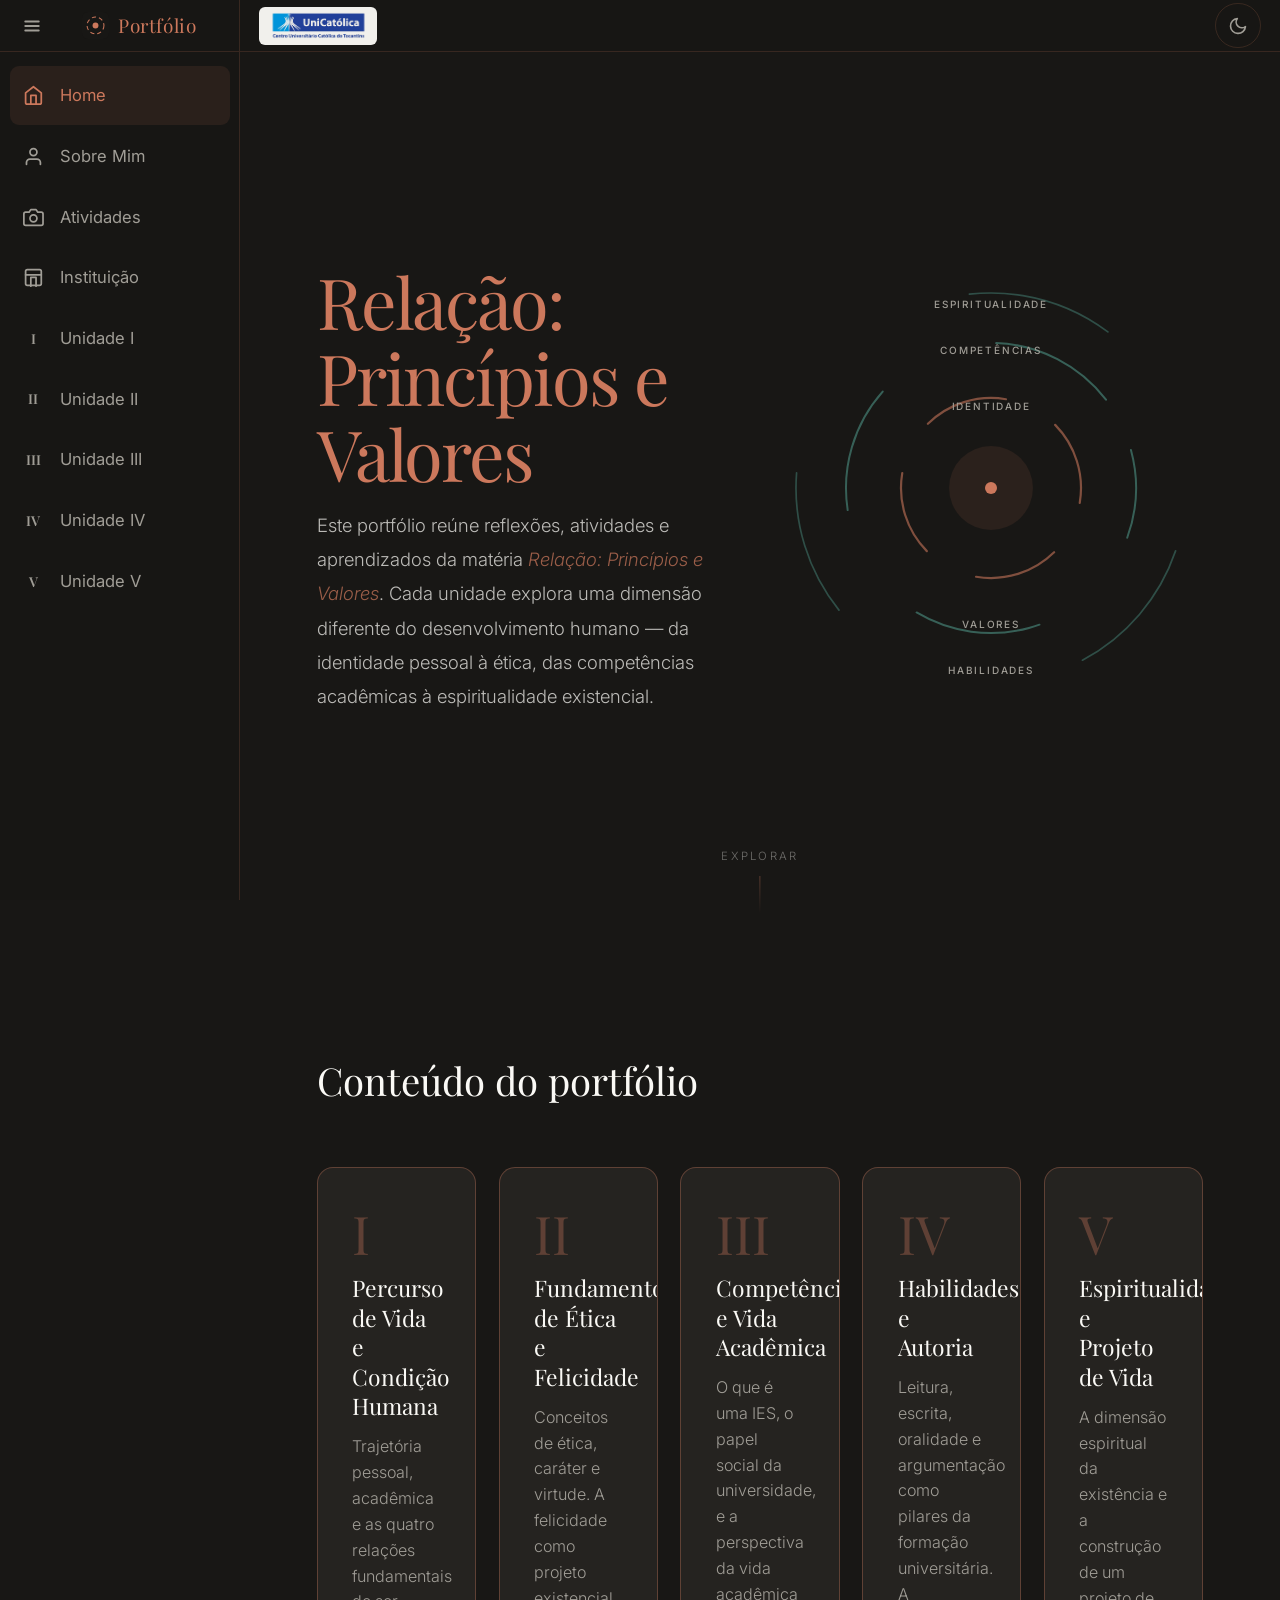
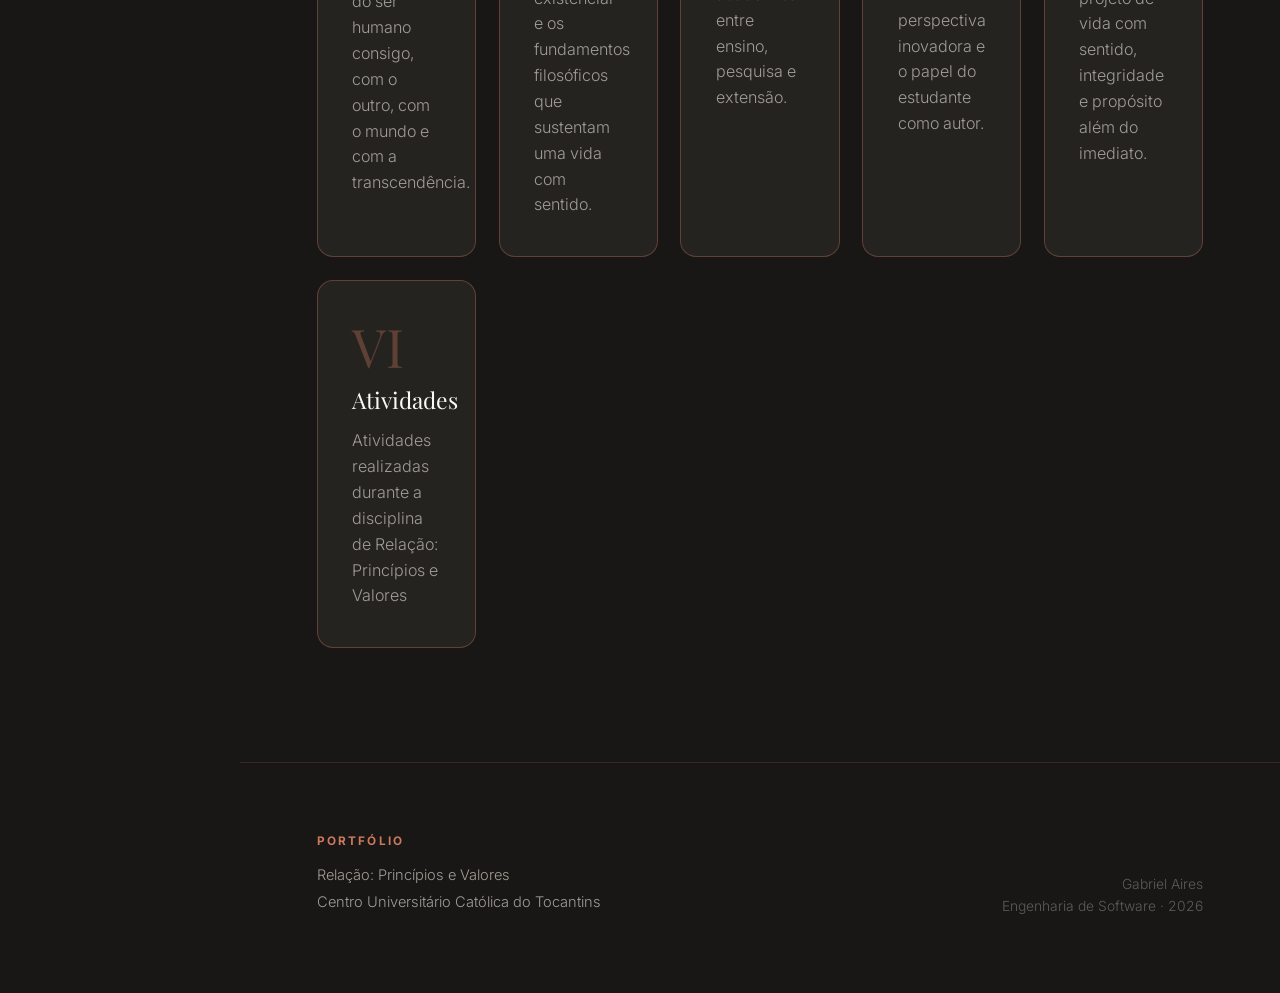
<file: index.html>
<!DOCTYPE html>
<html lang="pt-BR">
<head>
  <meta charset="UTF-8">
  <meta name="viewport" content="width=device-width, initial-scale=1.0">
  <title>Portfólio · Relação: Princípios e Valores</title>
  <link rel="preconnect" href="https://fonts.googleapis.com">
  <link rel="preconnect" href="https://fonts.gstatic.com" crossorigin>
  <link href="https://fonts.googleapis.com/css2?family=Playfair+Display:ital,wght@0,400;0,600;1,400&family=Inter:wght@300;400;500;600&display=swap" rel="stylesheet">
  <link rel="icon" href="assets/favicon.svg" type="image/svg+xml">
  <link rel="stylesheet" href="css/style.css">
  <script>(function(){var t=localStorage.getItem('portfolio-theme')||'dark';var s=localStorage.getItem('portfolio-sidebar')||'expanded';document.documentElement.setAttribute('data-theme',t);document.documentElement.setAttribute('data-sidebar-state',s);})();</script>
</head>
<body>

  <!-- TOP BAR -->
  <header class="topbar">
    <div class="topbar-left">
      <button class="topbar-hamburger" id="sidebarToggle" aria-label="Alternar menu">
        <svg width="18" height="18" viewBox="0 0 24 24" fill="none" stroke="currentColor" stroke-width="2.5" stroke-linecap="round" stroke-linejoin="round"><line x1="3" y1="6" x2="21" y2="6"/><line x1="3" y1="12" x2="21" y2="12"/><line x1="3" y1="18" x2="21" y2="18"/></svg>
      </button>
      <a href="./" class="topbar-brand">
        <img src="assets/favicon.svg" class="topbar-brand-icon" alt="" aria-hidden="true">
        <span class="topbar-brand-text">Portfólio</span>
      </a>
    </div>
    <div class="topbar-right">
      <img src="assets/catolica-logo.png" class="topbar-institution-logo" alt="UniCatólica">
      <button class="theme-toggle" aria-label="Alternar tema">
      <svg class="icon-moon" width="15" height="15" viewBox="0 0 24 24" fill="none" stroke="currentColor" stroke-width="2" stroke-linecap="round" stroke-linejoin="round"><path d="M21 12.79A9 9 0 1 1 11.21 3 7 7 0 0 0 21 12.79z"/></svg>
      <svg class="icon-sun" width="15" height="15" viewBox="0 0 24 24" fill="none" stroke="currentColor" stroke-width="2" stroke-linecap="round" stroke-linejoin="round"><circle cx="12" cy="12" r="5"/><line x1="12" y1="1" x2="12" y2="3"/><line x1="12" y1="21" x2="12" y2="23"/><line x1="4.22" y1="4.22" x2="5.64" y2="5.64"/><line x1="18.36" y1="18.36" x2="19.78" y2="19.78"/><line x1="1" y1="12" x2="3" y2="12"/><line x1="21" y1="12" x2="23" y2="12"/><line x1="4.22" y1="19.78" x2="5.64" y2="18.36"/><line x1="18.36" y1="5.64" x2="19.78" y2="4.22"/></svg>
      </button>
    </div>
  </header>

  <!-- SIDEBAR -->
  <aside class="sidebar" id="sidebar">
    <nav class="sidebar-nav" aria-label="Navegação principal">
      <ul class="sidebar-links">
        <li>
          <a href="./" class="sidebar-link active" title="Home">
            <span class="sidebar-icon"><svg width="17" height="17" viewBox="0 0 24 24" fill="none" stroke="currentColor" stroke-width="2" stroke-linecap="round" stroke-linejoin="round"><path d="M3 9l9-7 9 7v11a2 2 0 0 1-2 2H5a2 2 0 0 1-2-2z"/><polyline points="9 22 9 12 15 12 15 22"/></svg></span>
            <span class="sidebar-text">Home</span>
          </a>
        </li>
        <li>
          <a href="pages/sobre-mim/" class="sidebar-link" title="Sobre Mim">
            <span class="sidebar-icon"><svg width="17" height="17" viewBox="0 0 24 24" fill="none" stroke="currentColor" stroke-width="2" stroke-linecap="round" stroke-linejoin="round"><path d="M20 21v-2a4 4 0 0 0-4-4H8a4 4 0 0 0-4 4v2"/><circle cx="12" cy="7" r="4"/></svg></span>
            <span class="sidebar-text">Sobre Mim</span>
          </a>
        </li>
        <li>
          <a href="pages/atividades/" class="sidebar-link ">
            <span class="sidebar-icon"><svg width="15" height="15" viewBox="0 0 24 24" fill="none" stroke="currentColor" stroke-width="2" stroke-linecap="round" stroke-linejoin="round"><path d="M23 19a2 2 0 0 1-2 2H3a2 2 0 0 1-2-2V8a2 2 0 0 1 2-2h4l2-3h6l2 3h4a2 2 0 0 1 2 2z"/><circle cx="12" cy="13" r="4"/></svg></span>
            <span class="sidebar-text">Atividades</span>
          </a>
        </li>
        <li>
          <a href="pages/instituicao/" class="sidebar-link" title="Instituição">
            <span class="sidebar-icon"><svg width="17" height="17" viewBox="0 0 24 24" fill="none" stroke="currentColor" stroke-width="2" stroke-linecap="round" stroke-linejoin="round"><rect x="3" y="3" width="18" height="18" rx="2"/><path d="M9 22V12h6v10"/><path d="M3 9h18"/></svg></span>
            <span class="sidebar-text">Instituição</span>
          </a>
        </li>
        <li>
          <a href="pages/unidade-1/" class="sidebar-link ">
            <span class="sidebar-icon sidebar-roman">I</span>
            <span class="sidebar-text">Unidade I</span>
          </a>
        </li>
        <li>
          <a href="pages/unidade-2/" class="sidebar-link ">
            <span class="sidebar-icon sidebar-roman">II</span>
            <span class="sidebar-text">Unidade II</span>
          </a>
        </li>
        <li>
          <a href="pages/unidade-3/" class="sidebar-link ">
            <span class="sidebar-icon sidebar-roman">III</span>
            <span class="sidebar-text">Unidade III</span>
          </a>
        </li>
        <li>
          <a href="pages/unidade-4/" class="sidebar-link ">
            <span class="sidebar-icon sidebar-roman">IV</span>
            <span class="sidebar-text">Unidade IV</span>
          </a>
        </li>
        <li>
          <a href="pages/unidade-5/" class="sidebar-link ">
            <span class="sidebar-icon sidebar-roman">V</span>
            <span class="sidebar-text">Unidade V</span>
          </a>
        </li>
      </ul>
    </nav>
  </aside>
  <div class="sidebar-overlay" id="sidebarOverlay"></div>

  <!-- HERO -->
  <section id="hero">
    <div class="hero-text">
      <h1 class="hero-title">Relação: Princípios e Valores</h1>
      <p class="hero-intro">
        Este portfólio reúne reflexões, atividades e aprendizados da matéria
        <em>Relação: Princípios e Valores</em>. Cada unidade explora uma dimensão
        diferente do desenvolvimento humano — da identidade pessoal à ética,
        das competências acadêmicas à espiritualidade existencial.
      </p>
    </div>

    <!-- Diagrama de anéis concêntricos -->
    <div class="rings-wrap">
      <svg class="rings-svg" viewBox="0 0 420 420" xmlns="http://www.w3.org/2000/svg" aria-hidden="true">
        <circle class="r-outer" cx="210" cy="210" r="195" pathLength="100">
          <animateTransform attributeName="transform" type="rotate" from="0 210 210" to="360 210 210" dur="58s" repeatCount="indefinite"/>
          <animate attributeName="stroke-dashoffset" from="0" to="-100" dur="58s" repeatCount="indefinite"/>
        </circle>
        <circle class="r-mid" cx="210" cy="210" r="145" pathLength="100">
          <animateTransform attributeName="transform" type="rotate" from="360 210 210" to="0 210 210" dur="36s" repeatCount="indefinite"/>
          <animate attributeName="stroke-dashoffset" from="0" to="100" dur="36s" repeatCount="indefinite"/>
        </circle>
        <circle class="r-inner" cx="210" cy="210" r="90" pathLength="100">
          <animateTransform attributeName="transform" type="rotate" from="0 210 210" to="360 210 210" dur="24s" repeatCount="indefinite"/>
          <animate attributeName="stroke-dashoffset" from="0" to="-100" dur="24s" repeatCount="indefinite"/>
        </circle>
        <circle class="r-glow"  cx="210" cy="210" r="42"/>
        <circle class="r-core"  cx="210" cy="210" r="6"/>

        <!-- Labels nos anéis -->
        <text class="rl" x="210" y="30">ESPIRITUALIDADE</text>
        <text class="rl" x="210" y="396">HABILIDADES</text>
        <text class="rl" x="210" y="76">COMPETÊNCIAS</text>
        <text class="rl" x="210" y="350">VALORES</text>
        <text class="rl" x="210" y="132">IDENTIDADE</text>

        <!-- <text class="rl-eu" x="210" y="216">EU</text> -->
      </svg>
    </div>

    <div class="scroll-hint" aria-hidden="true">
      <span>Explorar</span>
      <div class="scroll-line"></div>
    </div>
  </section>

  <!-- GRADE DE UNIDADES -->
  <section class="units-section">
    <div class="units-section-header">
      <h2 class="units-section-title">Conteúdo do portfólio</h2>
    </div>

    <div class="units-grid">

      <a href="pages/unidade-1/" class="unit-card unit-card--active">
        <span class="unit-card-num">I</span>
        <h3>Percurso de Vida e Condição Humana</h3>
        <p>Trajetória pessoal, acadêmica e as quatro relações fundamentais do ser humano consigo, com o outro, com o mundo e com a transcendência.</p>
        <span class="unit-card-arrow">→</span>
      </a>

      <a href="pages/unidade-2/" class="unit-card unit-card--active">
        <span class="unit-card-num">II</span>
        <h3>Fundamentos de Ética e Felicidade</h3>
        <p>Conceitos de ética, caráter e virtude. A felicidade como projeto existencial e os fundamentos filosóficos que sustentam uma vida com sentido.</p>
        <span class="unit-card-arrow">→</span>
      </a>

      <a href="pages/unidade-3/" class="unit-card unit-card--active">
        <span class="unit-card-num">III</span>
        <h3>Competências e Vida Acadêmica</h3>
        <p>O que é uma IES, o papel social da universidade, e a perspectiva da vida acadêmica entre ensino, pesquisa e extensão.</p>
        <span class="unit-card-arrow">→</span>
      </a>

      <a href="pages/unidade-4/" class="unit-card unit-card--active">
        <span class="unit-card-num">IV</span>
        <h3>Habilidades e Autoria</h3>
        <p>Leitura, escrita, oralidade e argumentação como pilares da formação universitária. A perspectiva inovadora e o papel do estudante como autor.</p>
        <span class="unit-card-arrow">→</span>
      </a>

      <a href="pages/unidade-5/" class="unit-card unit-card--active">
        <span class="unit-card-num">V</span>
        <h3>Espiritualidade e Projeto de Vida</h3>
        <p>A dimensão espiritual da existência e a construção de um projeto de vida com sentido, integridade e propósito além do imediato.</p>
        <span class="unit-card-arrow">→</span>
      </a>
      
      <a href="pages/atividades/" class="unit-card unit-card--active">
        <span class="unit-card-num">VI</span>
        <h3>Atividades</h3>
        <p>Atividades realizadas durante a disciplina de Relação: Princípios e Valores</p>
        <span class="unit-card-arrow">→</span>
      </a>

    </div>
  </section>

  <!-- RODAPÉ -->
  <footer>
    <div class="footer-refs">
      <strong>Portfólio</strong>
      Relação: Princípios e Valores<br>
      Centro Universitário Católica do Tocantins
    </div>
    <div class="footer-meta">
      Gabriel Aires<br>
      Engenharia de Software · 2026
    </div>
  </footer>

  <script src="js/main.js"></script>
</body>
</html>
</file>
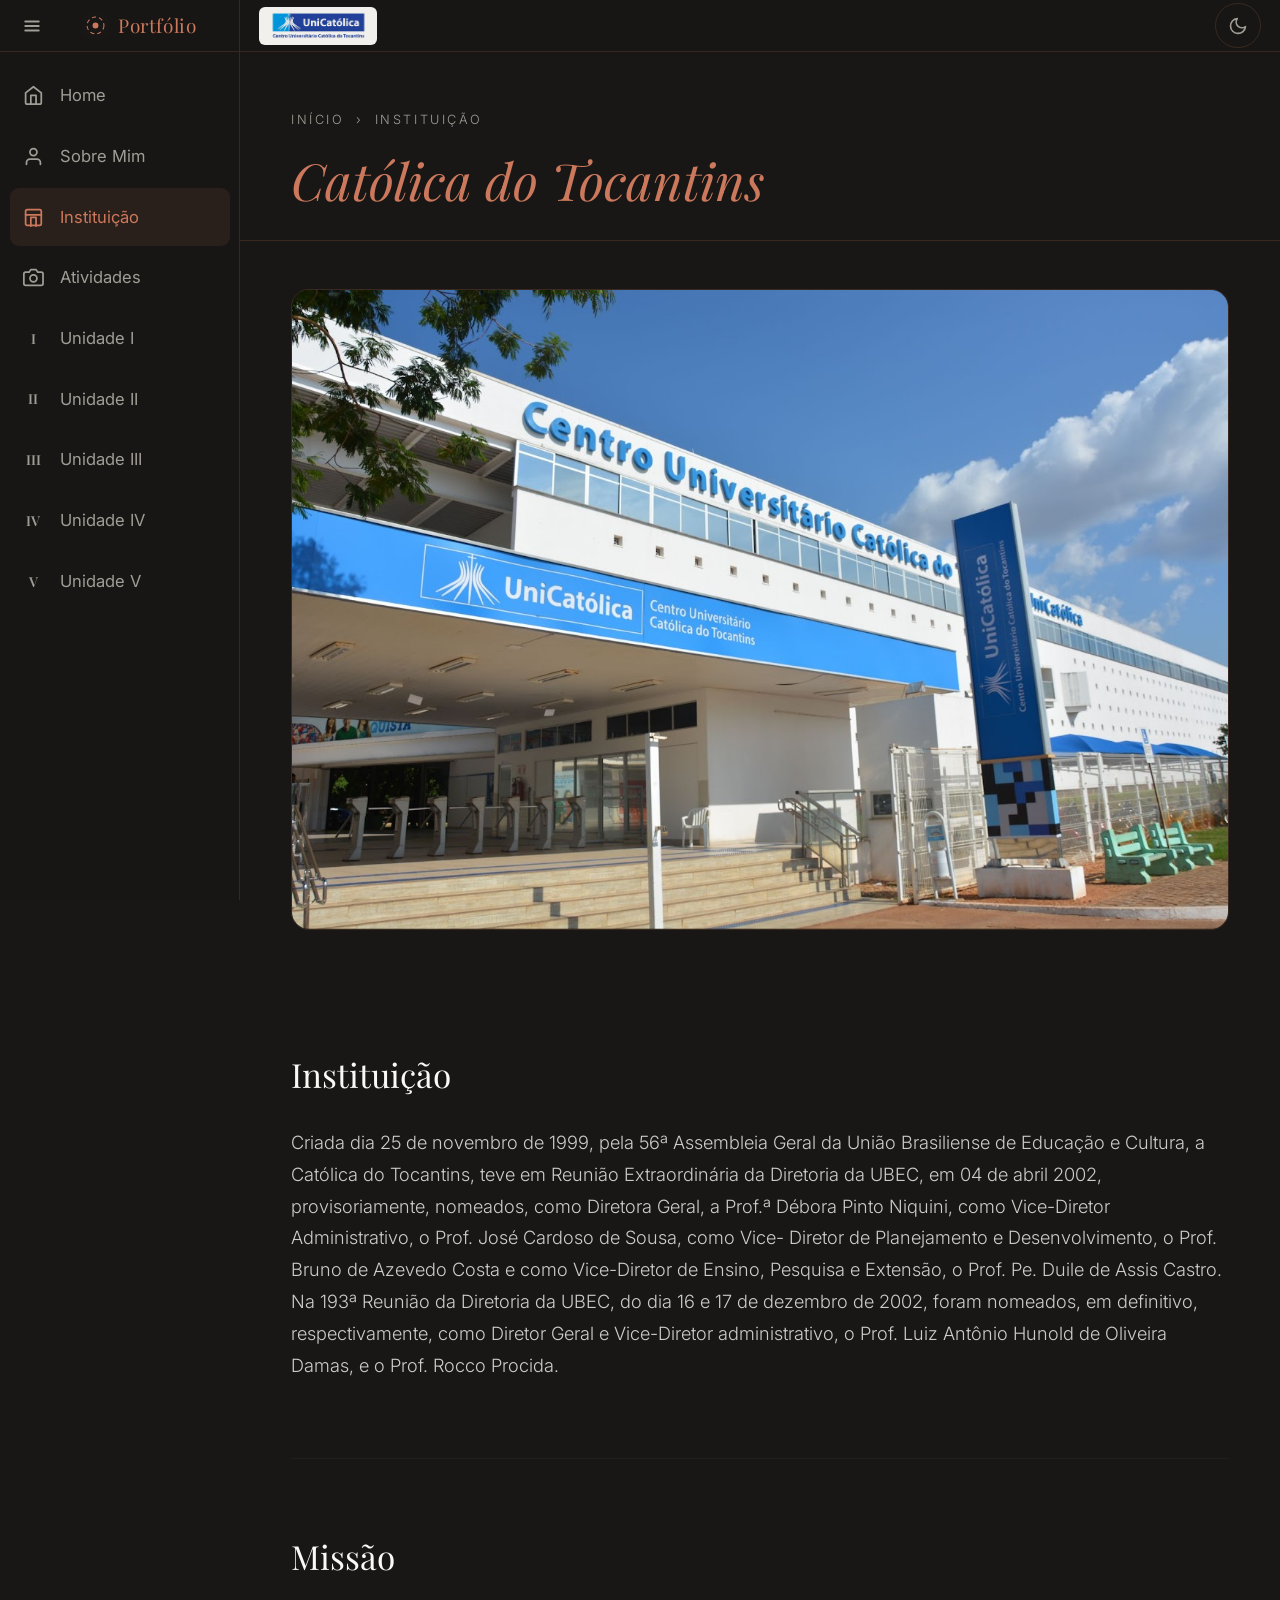
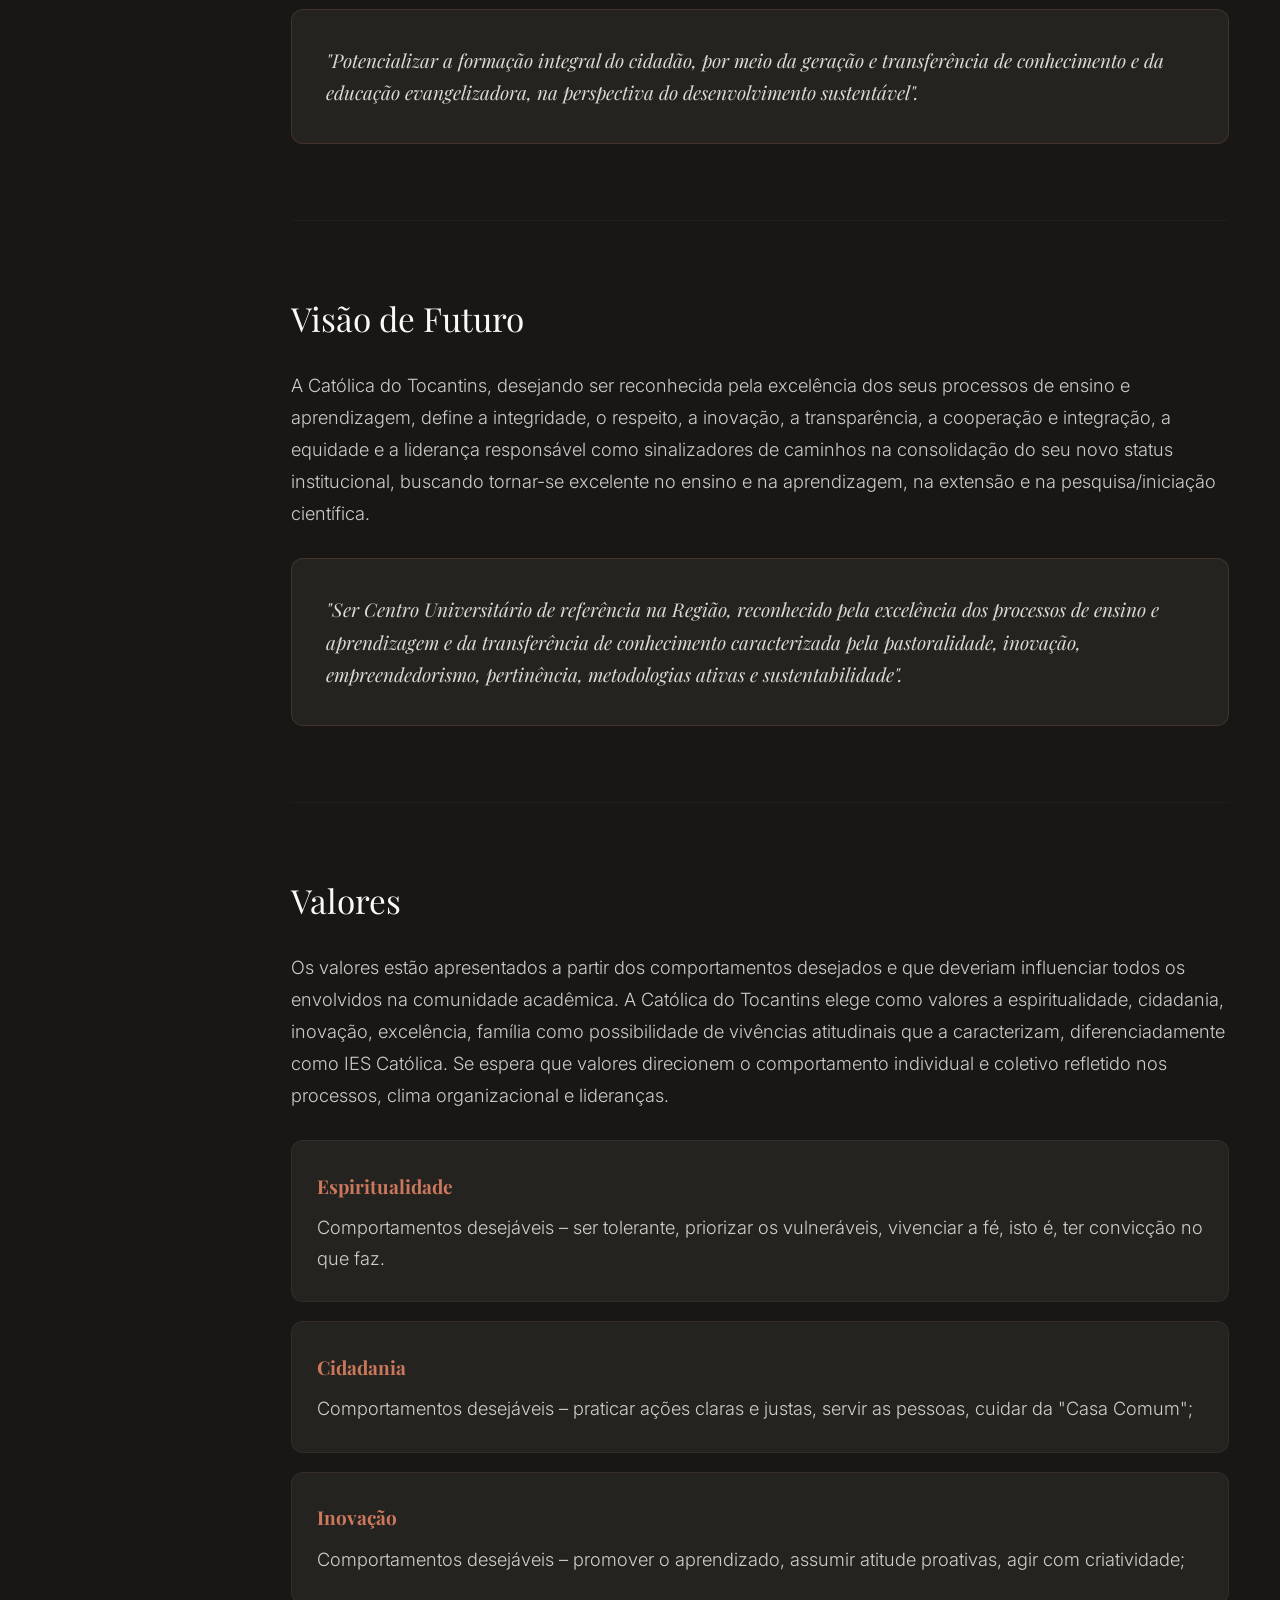
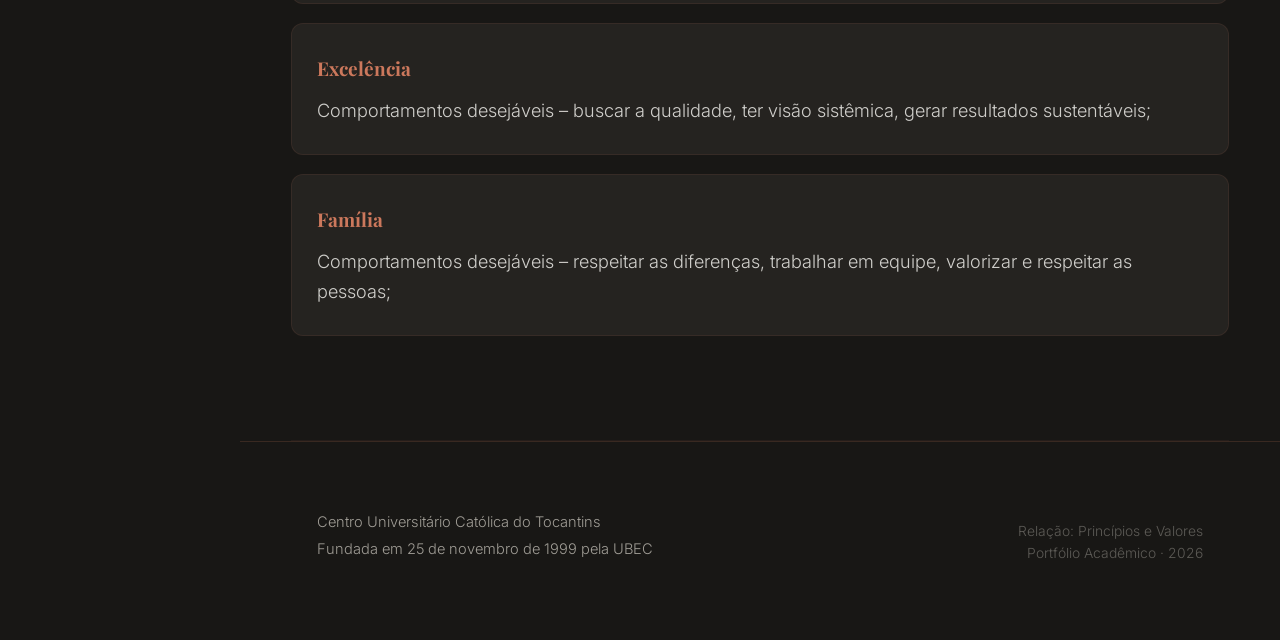
<file: pages/instituicao/index.html>
<!DOCTYPE html>
<html lang="pt-BR">
<head>
  <meta charset="UTF-8">
  <meta name="viewport" content="width=device-width, initial-scale=1.0">
  <title>Instituição · Portfólio</title>
  <link rel="preconnect" href="https://fonts.googleapis.com">
  <link rel="preconnect" href="https://fonts.gstatic.com" crossorigin>
  <link href="https://fonts.googleapis.com/css2?family=Playfair+Display:ital,wght@0,400;0,600;1,400&family=Inter:wght@300;400;500;600&display=swap" rel="stylesheet">
  <link rel="icon" href="../../assets/favicon.svg" type="image/svg+xml">
  <link rel="stylesheet" href="../../css/style.css">
  <script>(function(){var t=localStorage.getItem('portfolio-theme')||'dark';var s=localStorage.getItem('portfolio-sidebar')||'expanded';document.documentElement.setAttribute('data-theme',t);document.documentElement.setAttribute('data-sidebar-state',s);})();</script>
</head>
<body>

  <!-- TOP BAR -->
  <header class="topbar">
    <div class="topbar-left">
      <button class="topbar-hamburger" id="sidebarToggle" aria-label="Alternar menu">
        <svg width="18" height="18" viewBox="0 0 24 24" fill="none" stroke="currentColor" stroke-width="2.5" stroke-linecap="round" stroke-linejoin="round"><line x1="3" y1="6" x2="21" y2="6"/><line x1="3" y1="12" x2="21" y2="12"/><line x1="3" y1="18" x2="21" y2="18"/></svg>
      </button>
      <a href="../../" class="topbar-brand">
        <img src="../../assets/favicon.svg" class="topbar-brand-icon" alt="" aria-hidden="true">
        <span class="topbar-brand-text">Portfólio</span>
      </a>
    </div>
    <div class="topbar-right">
      <img src="../../assets/catolica-logo.png" class="topbar-institution-logo" alt="UniCatólica">
      <button class="theme-toggle" aria-label="Alternar tema">
      <svg class="icon-moon" width="15" height="15" viewBox="0 0 24 24" fill="none" stroke="currentColor" stroke-width="2" stroke-linecap="round" stroke-linejoin="round"><path d="M21 12.79A9 9 0 1 1 11.21 3 7 7 0 0 0 21 12.79z"/></svg>
      <svg class="icon-sun" width="15" height="15" viewBox="0 0 24 24" fill="none" stroke="currentColor" stroke-width="2" stroke-linecap="round" stroke-linejoin="round"><circle cx="12" cy="12" r="5"/><line x1="12" y1="1" x2="12" y2="3"/><line x1="12" y1="21" x2="12" y2="23"/><line x1="4.22" y1="4.22" x2="5.64" y2="5.64"/><line x1="18.36" y1="18.36" x2="19.78" y2="19.78"/><line x1="1" y1="12" x2="3" y2="12"/><line x1="21" y1="12" x2="23" y2="12"/><line x1="4.22" y1="19.78" x2="5.64" y2="18.36"/><line x1="18.36" y1="5.64" x2="19.78" y2="4.22"/></svg>
      </button>
    </div>
  </header>

  <!-- SIDEBAR -->
  <aside class="sidebar" id="sidebar">
    <nav class="sidebar-nav" aria-label="Navegação principal">
      <ul class="sidebar-links">
        <li>
          <a href="../../" class="sidebar-link" title="Home">
            <span class="sidebar-icon"><svg width="17" height="17" viewBox="0 0 24 24" fill="none" stroke="currentColor" stroke-width="2" stroke-linecap="round" stroke-linejoin="round"><path d="M3 9l9-7 9 7v11a2 2 0 0 1-2 2H5a2 2 0 0 1-2-2z"/><polyline points="9 22 9 12 15 12 15 22"/></svg></span>
            <span class="sidebar-text">Home</span>
          </a>
        </li>
        <li>
          <a href="../sobre-mim/" class="sidebar-link" title="Sobre Mim">
            <span class="sidebar-icon"><svg width="17" height="17" viewBox="0 0 24 24" fill="none" stroke="currentColor" stroke-width="2" stroke-linecap="round" stroke-linejoin="round"><path d="M20 21v-2a4 4 0 0 0-4-4H8a4 4 0 0 0-4 4v2"/><circle cx="12" cy="7" r="4"/></svg></span>
            <span class="sidebar-text">Sobre Mim</span>
          </a>
        </li>
        <li>
          <a href="../instituicao/" class="sidebar-link active" title="Instituição">
            <span class="sidebar-icon"><svg width="17" height="17" viewBox="0 0 24 24" fill="none" stroke="currentColor" stroke-width="2" stroke-linecap="round" stroke-linejoin="round"><rect x="3" y="3" width="18" height="18" rx="2"/><path d="M9 22V12h6v10"/><path d="M3 9h18"/></svg></span>
            <span class="sidebar-text">Instituição</span>
          </a>
        </li>
        <li>
          <a href="../atividades/" class="sidebar-link ">
            <span class="sidebar-icon"><svg width="15" height="15" viewBox="0 0 24 24" fill="none" stroke="currentColor" stroke-width="2" stroke-linecap="round" stroke-linejoin="round"><path d="M23 19a2 2 0 0 1-2 2H3a2 2 0 0 1-2-2V8a2 2 0 0 1 2-2h4l2-3h6l2 3h4a2 2 0 0 1 2 2z"/><circle cx="12" cy="13" r="4"/></svg></span>
            <span class="sidebar-text">Atividades</span>
          </a>
        </li>
        <li>
          <a href="../unidade-1/" class="sidebar-link ">
            <span class="sidebar-icon sidebar-roman">I</span>
            <span class="sidebar-text">Unidade I</span>
          </a>
        </li>
        <li>
          <a href="../unidade-2/" class="sidebar-link ">
            <span class="sidebar-icon sidebar-roman">II</span>
            <span class="sidebar-text">Unidade II</span>
          </a>
        </li>
        <li>
          <a href="../unidade-3/" class="sidebar-link ">
            <span class="sidebar-icon sidebar-roman">III</span>
            <span class="sidebar-text">Unidade III</span>
          </a>
        </li>
        <li>
          <a href="../unidade-4/" class="sidebar-link ">
            <span class="sidebar-icon sidebar-roman">IV</span>
            <span class="sidebar-text">Unidade IV</span>
          </a>
        </li>
        <li>
          <a href="../unidade-5/" class="sidebar-link ">
            <span class="sidebar-icon sidebar-roman">V</span>
            <span class="sidebar-text">Unidade V</span>
          </a>
        </li>
      </ul>
    </nav>
  </aside>
  <div class="sidebar-overlay" id="sidebarOverlay"></div>

  <!-- CABEÇALHO -->
  <header class="page-header" id="instituicao">
    <p class="page-header-breadcrumb">
      <a href="../../">Início</a>
      <span aria-hidden="true">›</span>
      Instituição
    </p>
    <h1 class="page-header-title"><em>Católica do Tocantins</em></h1>
  </header>

  <!-- CONTEÚDO -->
  <main class="page-content">

    <!-- Imagem da instituição -->
    <img
      src="../../assets/catolica.jpg"
      alt="Fachada do Centro Universitário Católica do Tocantins"
      class="inst-banner"
    >

    <!-- ── História ───────────────────────────────────── -->
    <section class="topic" id="historia">
      <h2 class="topic-title">Instituição</h2>

      <p>
        Criada dia 25 de novembro de 1999, pela 56ª Assembleia Geral da União Brasiliense de Educação e Cultura, a Católica do Tocantins, teve em Reunião Extraordinária da Diretoria da UBEC, em 04 de abril 2002, provisoriamente, nomeados, como Diretora Geral, a Prof.ª Débora Pinto Niquini, como Vice-Diretor Administrativo, o Prof. José Cardoso de Sousa, como Vice- Diretor de Planejamento e Desenvolvimento, o Prof. Bruno de Azevedo Costa e como Vice-Diretor de Ensino, Pesquisa e Extensão, o Prof. Pe. Duile de Assis Castro. Na 193ª Reunião da Diretoria da UBEC, do dia 16 e 17 de dezembro de 2002, foram nomeados, em definitivo, respectivamente, como Diretor Geral e Vice-Diretor administrativo, o Prof. Luiz Antônio Hunold de Oliveira Damas, e o Prof. Rocco Procida.
      </p>
    </section>

    <!-- ── Missão ─────────────────────────────────────── -->
    <section class="topic" id="missao">
      <h2 class="topic-title">Missão</h2>

      <div class="inst-block" style="margin-top: 0.5rem;">
        <blockquote>
          "Potencializar a formação integral do cidadão, por meio da geração e transferência de conhecimento e da educação evangelizadora, na perspectiva do desenvolvimento sustentável".
        </blockquote>
      </div>
    </section>

    <!-- ── Visão de Futuro ────────────────────────────── -->
    <section class="topic" id="visao">
      <h2 class="topic-title">Visão de Futuro</h2>

      <p>
        A Católica do Tocantins, desejando ser reconhecida pela excelência dos seus processos de ensino e aprendizagem, define a integridade, o respeito, a inovação, a transparência, a cooperação e integração, a equidade e a liderança responsável como sinalizadores de caminhos na consolidação do seu novo status institucional, buscando tornar-se excelente no ensino e na aprendizagem, na extensão e na pesquisa/iniciação científica.
      </p>

      <div class="inst-block" style="margin-top: 1.5rem;">
        <blockquote>
          "Ser Centro Universitário de referência na Região, reconhecido pela excelência dos processos de ensino e aprendizagem e da transferência de conhecimento caracterizada pela pastoralidade, inovação, empreendedorismo, pertinência, metodologias ativas e sustentabilidade".
        </blockquote>
      </div>
    </section>

    <!-- ── Valores ────────────────────────────────────── -->
    <section class="topic" id="valores">
      <h2 class="topic-title">Valores</h2>

      <p>
        Os valores estão apresentados a partir dos comportamentos desejados e que deveriam influenciar todos os envolvidos na comunidade acadêmica. A Católica do Tocantins elege como valores a espiritualidade, cidadania, inovação, excelência, família como possibilidade de vivências atitudinais que a caracterizam, diferenciadamente como IES Católica.
        Se espera que valores direcionem o comportamento individual e coletivo refletido nos processos, clima organizacional e lideranças.
      </p>

      <div class="values-grid">
        <div class="value-card">
          <h3 class="value-name">Espiritualidade</h3>
          <p class="value-behaviors">Comportamentos desejáveis – ser tolerante, priorizar os vulneráveis, vivenciar a fé, isto é, ter convicção no que faz.</p>
        </div>
        <div class="value-card">
          <h3 class="value-name">Cidadania</h3>
          <p class="value-behaviors">Comportamentos desejáveis – praticar ações claras e justas, servir as pessoas, cuidar da "Casa Comum";</p>
        </div>
        <div class="value-card">
          <h3 class="value-name">Inovação</h3>
          <p class="value-behaviors">Comportamentos desejáveis – promover o aprendizado, assumir atitude proativas, agir com criatividade;</p>
        </div>
        <div class="value-card">
          <h3 class="value-name">Excelência</h3>
          <p class="value-behaviors">Comportamentos desejáveis – buscar a qualidade, ter visão sistêmica, gerar resultados sustentáveis;</p>
        </div>
        <div class="value-card">
          <h3 class="value-name">Família</h3>
          <p class="value-behaviors">Comportamentos desejáveis – respeitar as diferenças, trabalhar em equipe, valorizar e respeitar as pessoas;</p>
        </div>
      </div>

    </section>

  </main>

  <!-- RODAPÉ -->
  <footer>
    <div class="footer-refs">
      Centro Universitário Católica do Tocantins<br>
      Fundada em 25 de novembro de 1999 pela UBEC
    </div>
    <div class="footer-meta">
      Relação: Princípios e Valores<br>
      Portfólio Acadêmico · 2026
    </div>
  </footer>

  <script src="../../js/main.js"></script>
</body>
</html>
</file>
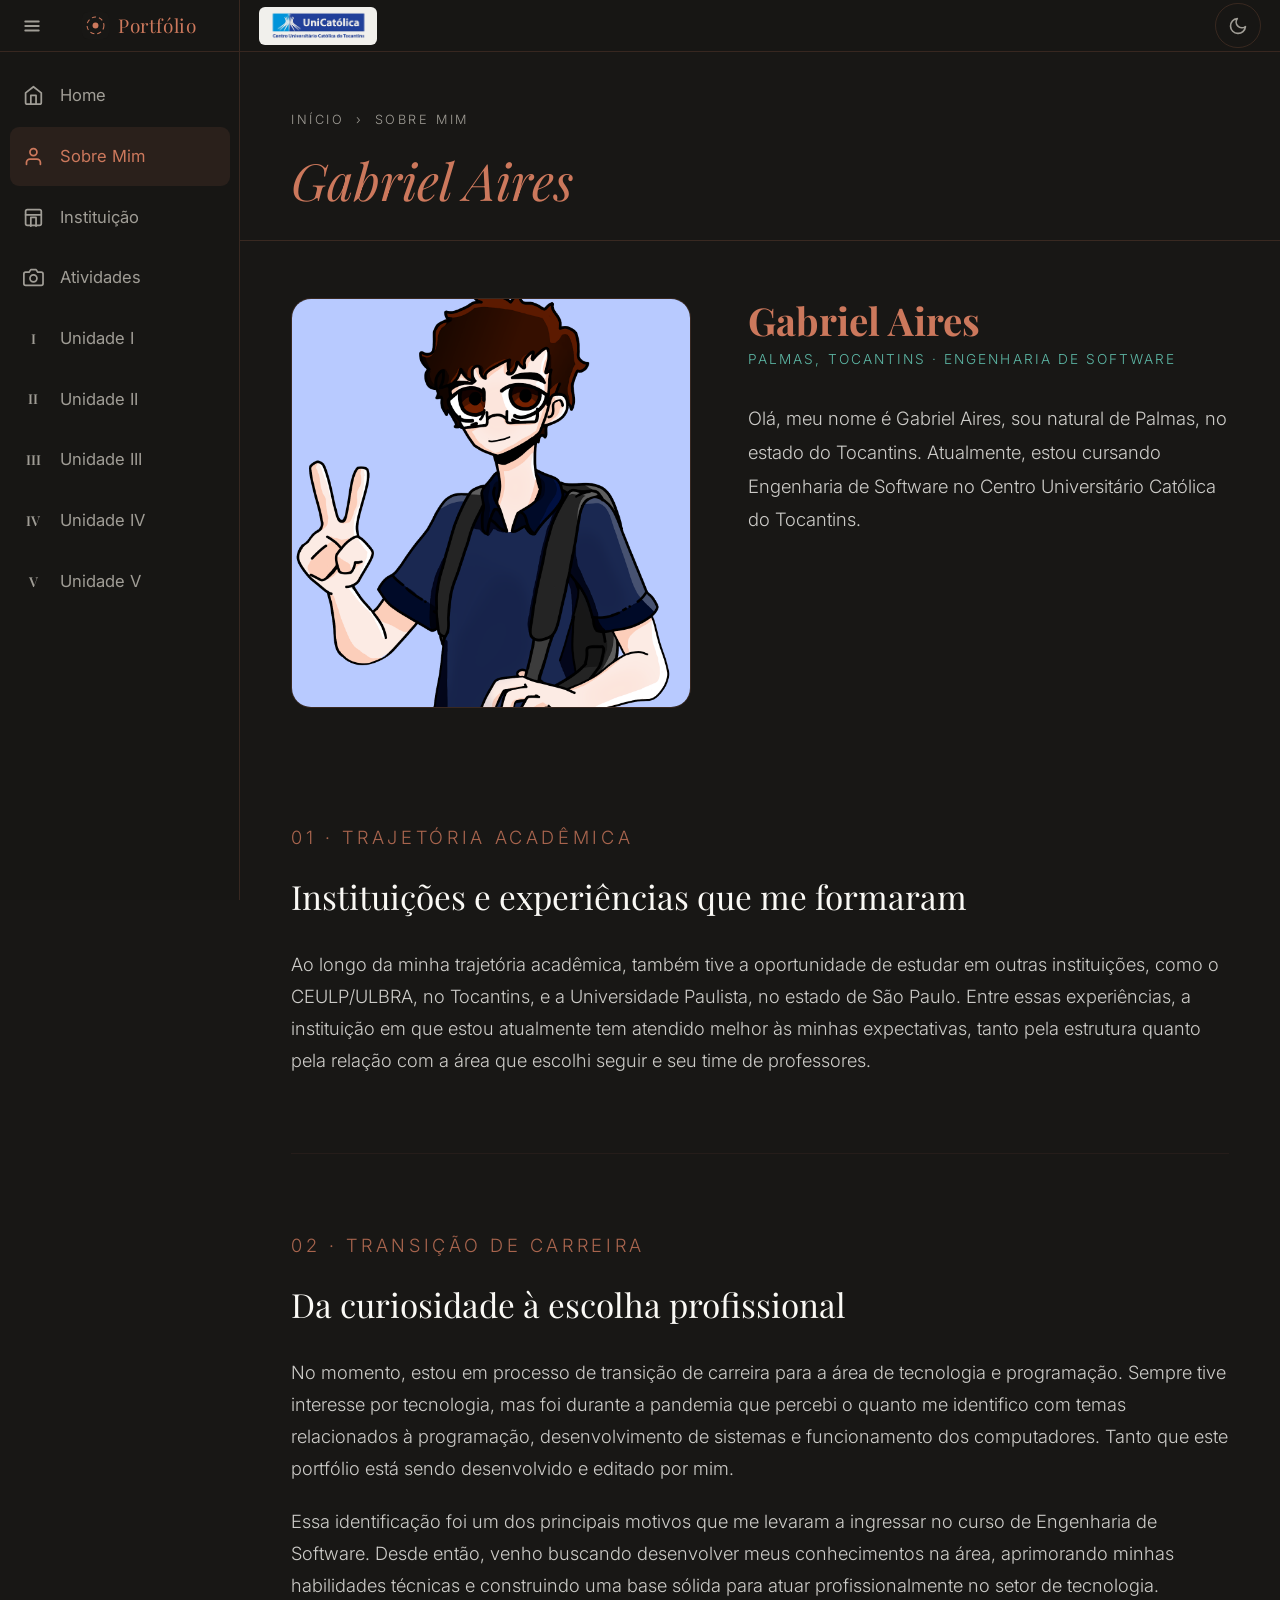
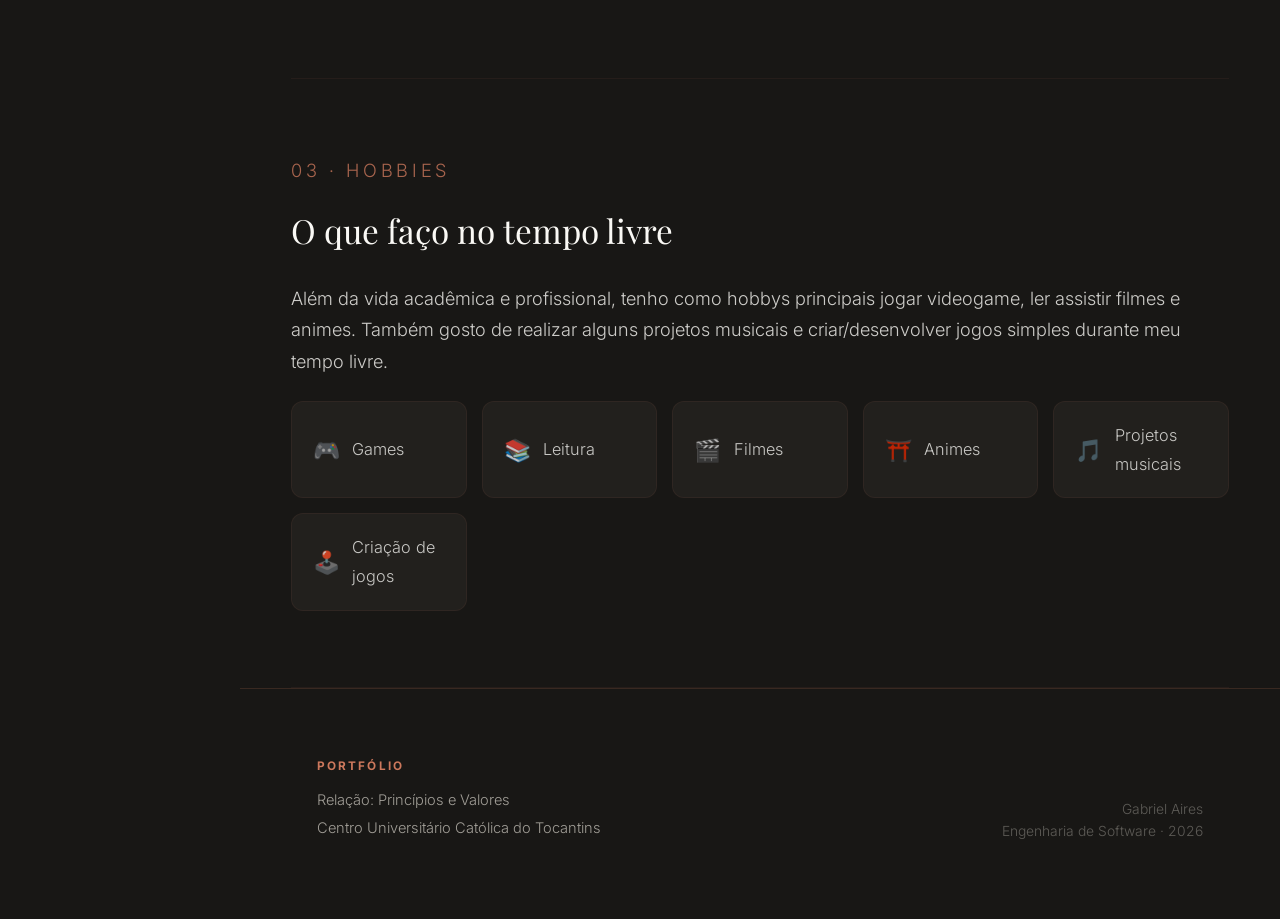
<file: pages/sobre-mim/index.html>
<!DOCTYPE html>
<html lang="pt-BR">
<head>
  <meta charset="UTF-8">
  <meta name="viewport" content="width=device-width, initial-scale=1.0">
  <title>Sobre Mim · Portfólio</title>
  <link rel="preconnect" href="https://fonts.googleapis.com">
  <link rel="preconnect" href="https://fonts.gstatic.com" crossorigin>
  <link href="https://fonts.googleapis.com/css2?family=Playfair+Display:ital,wght@0,400;0,600;1,400&family=Inter:wght@300;400;500;600&display=swap" rel="stylesheet">
  <link rel="icon" href="../../assets/favicon.svg" type="image/svg+xml">
  <link rel="stylesheet" href="../../css/style.css">
  <script>(function(){var t=localStorage.getItem('portfolio-theme')||'dark';var s=localStorage.getItem('portfolio-sidebar')||'expanded';document.documentElement.setAttribute('data-theme',t);document.documentElement.setAttribute('data-sidebar-state',s);})();</script>
</head>
<body>

  <!-- TOP BAR -->
  <header class="topbar">
    <div class="topbar-left">
      <button class="topbar-hamburger" id="sidebarToggle" aria-label="Alternar menu">
        <svg width="18" height="18" viewBox="0 0 24 24" fill="none" stroke="currentColor" stroke-width="2.5" stroke-linecap="round" stroke-linejoin="round"><line x1="3" y1="6" x2="21" y2="6"/><line x1="3" y1="12" x2="21" y2="12"/><line x1="3" y1="18" x2="21" y2="18"/></svg>
      </button>
      <a href="../../" class="topbar-brand">
        <img src="../../assets/favicon.svg" class="topbar-brand-icon" alt="" aria-hidden="true">
        <span class="topbar-brand-text">Portfólio</span>
      </a>
    </div>
    <div class="topbar-right">
      <img src="../../assets/catolica-logo.png" class="topbar-institution-logo" alt="UniCatólica">
      <button class="theme-toggle" aria-label="Alternar tema">
      <svg class="icon-moon" width="15" height="15" viewBox="0 0 24 24" fill="none" stroke="currentColor" stroke-width="2" stroke-linecap="round" stroke-linejoin="round"><path d="M21 12.79A9 9 0 1 1 11.21 3 7 7 0 0 0 21 12.79z"/></svg>
      <svg class="icon-sun" width="15" height="15" viewBox="0 0 24 24" fill="none" stroke="currentColor" stroke-width="2" stroke-linecap="round" stroke-linejoin="round"><circle cx="12" cy="12" r="5"/><line x1="12" y1="1" x2="12" y2="3"/><line x1="12" y1="21" x2="12" y2="23"/><line x1="4.22" y1="4.22" x2="5.64" y2="5.64"/><line x1="18.36" y1="18.36" x2="19.78" y2="19.78"/><line x1="1" y1="12" x2="3" y2="12"/><line x1="21" y1="12" x2="23" y2="12"/><line x1="4.22" y1="19.78" x2="5.64" y2="18.36"/><line x1="18.36" y1="5.64" x2="19.78" y2="4.22"/></svg>
      </button>
    </div>
  </header>

  <!-- SIDEBAR -->
  <aside class="sidebar" id="sidebar">
    <nav class="sidebar-nav" aria-label="Navegação principal">
      <ul class="sidebar-links">
        <li>
          <a href="../../" class="sidebar-link" title="Home">
            <span class="sidebar-icon"><svg width="17" height="17" viewBox="0 0 24 24" fill="none" stroke="currentColor" stroke-width="2" stroke-linecap="round" stroke-linejoin="round"><path d="M3 9l9-7 9 7v11a2 2 0 0 1-2 2H5a2 2 0 0 1-2-2z"/><polyline points="9 22 9 12 15 12 15 22"/></svg></span>
            <span class="sidebar-text">Home</span>
          </a>
        </li>
        <li>
          <a href="../sobre-mim/" class="sidebar-link active" title="Sobre Mim">
            <span class="sidebar-icon"><svg width="17" height="17" viewBox="0 0 24 24" fill="none" stroke="currentColor" stroke-width="2" stroke-linecap="round" stroke-linejoin="round"><path d="M20 21v-2a4 4 0 0 0-4-4H8a4 4 0 0 0-4 4v2"/><circle cx="12" cy="7" r="4"/></svg></span>
            <span class="sidebar-text">Sobre Mim</span>
          </a>
        </li>
        <li>
          <a href="../instituicao/" class="sidebar-link" title="Instituição">
            <span class="sidebar-icon"><svg width="17" height="17" viewBox="0 0 24 24" fill="none" stroke="currentColor" stroke-width="2" stroke-linecap="round" stroke-linejoin="round"><rect x="3" y="3" width="18" height="18" rx="2"/><path d="M9 22V12h6v10"/><path d="M3 9h18"/></svg></span>
            <span class="sidebar-text">Instituição</span>
          </a>
        </li>
        <li>
          <a href="../atividades/" class="sidebar-link ">
            <span class="sidebar-icon"><svg width="15" height="15" viewBox="0 0 24 24" fill="none" stroke="currentColor" stroke-width="2" stroke-linecap="round" stroke-linejoin="round"><path d="M23 19a2 2 0 0 1-2 2H3a2 2 0 0 1-2-2V8a2 2 0 0 1 2-2h4l2-3h6l2 3h4a2 2 0 0 1 2 2z"/><circle cx="12" cy="13" r="4"/></svg></span>
            <span class="sidebar-text">Atividades</span>
          </a>
        </li>
        <li>
          <a href="../unidade-1/" class="sidebar-link ">
            <span class="sidebar-icon sidebar-roman">I</span>
            <span class="sidebar-text">Unidade I</span>
          </a>
        </li>
        <li>
          <a href="../unidade-2/" class="sidebar-link ">
            <span class="sidebar-icon sidebar-roman">II</span>
            <span class="sidebar-text">Unidade II</span>
          </a>
        </li>
        <li>
          <a href="../unidade-3/" class="sidebar-link ">
            <span class="sidebar-icon sidebar-roman">III</span>
            <span class="sidebar-text">Unidade III</span>
          </a>
        </li>
        <li>
          <a href="../unidade-4/" class="sidebar-link ">
            <span class="sidebar-icon sidebar-roman">IV</span>
            <span class="sidebar-text">Unidade IV</span>
          </a>
        </li>
        <li>
          <a href="../unidade-5/" class="sidebar-link ">
            <span class="sidebar-icon sidebar-roman">V</span>
            <span class="sidebar-text">Unidade V</span>
          </a>
        </li>
      </ul>
    </nav>
  </aside>
  <div class="sidebar-overlay" id="sidebarOverlay"></div>

  <!-- CABEÇALHO -->
  <header class="page-header" id="sobre-mim">
    <p class="page-header-breadcrumb">
      <a href="../../">Início</a>
      <span aria-hidden="true">›</span>
      Sobre Mim
    </p>
    <h1 class="page-header-title"><em>Gabriel Aires</em></h1>
  </header>

  <!-- CONTEÚDO -->
  <main class="page-content">

    <!-- Foto + apresentação -->
    <div class="profile-wrap">
      <img
        src="../../assets/eu.png"
        alt="Foto de Gabriel Aires"
        class="profile-photo"
      >
      <div>
        <h2 class="profile-name">Gabriel Aires</h2>
        <p class="profile-meta">Palmas, Tocantins · Engenharia de Software</p>
        <p class="profile-intro">
          Olá, meu nome é Gabriel Aires, sou natural de Palmas, no estado do Tocantins. Atualmente, estou cursando Engenharia de Software no Centro Universitário Católica do Tocantins.
        </p>
      </div>
    </div>

    <!-- ── Trajetória Acadêmica ──────────────────────── -->
    <section class="topic" id="trajetoria">
      <p class="topic-num">01 · Trajetória Acadêmica</p>
      <h2 class="topic-title">Instituições e experiências que me formaram</h2>

      <p>
        Ao longo da minha trajetória acadêmica, também tive a oportunidade de estudar em outras instituições, como o CEULP/ULBRA, no Tocantins, e a Universidade Paulista, no estado de São Paulo. Entre essas experiências, a instituição em que estou atualmente tem atendido melhor às minhas expectativas, tanto pela estrutura quanto pela relação com a área que escolhi seguir e seu time de professores.
      </p>
    </section>

    <!-- ── Transição de Carreira ─────────────────────── -->
    <section class="topic" id="transicao">
      <p class="topic-num">02 · Transição de Carreira</p>
      <h2 class="topic-title">Da curiosidade à escolha profissional</h2>

      <p>
        No momento, estou em processo de transição de carreira para a área de tecnologia e programação. Sempre tive interesse por tecnologia, mas foi durante a pandemia que percebi o quanto me identifico com temas relacionados à programação, desenvolvimento de sistemas e funcionamento dos computadores. Tanto que este portfólio está sendo desenvolvido e editado por mim.
      </p>
      <p>
        Essa identificação foi um dos principais motivos que me levaram a ingressar no curso de Engenharia de Software. Desde então, venho buscando desenvolver meus conhecimentos na área, aprimorando minhas habilidades técnicas e construindo uma base sólida para atuar profissionalmente no setor de tecnologia.
      </p>
    </section>

    <!-- ── Hobbies ────────────────────────────────────── -->
    <section class="topic" id="hobbies">
      <p class="topic-num">03 · Hobbies</p>
      <h2 class="topic-title">O que faço no tempo livre</h2>

      <p>
        Além da vida acadêmica e profissional, tenho como hobbys principais jogar videogame, ler assistir filmes e animes. Também gosto de realizar alguns projetos musicais e criar/desenvolver jogos simples durante meu tempo livre.
      </p>

      <div class="hobbies-grid">
        <div class="hobby-card">
          <span class="hobby-icon">🎮</span>
          Games
        </div>
        <div class="hobby-card">
          <span class="hobby-icon">📚</span>
          Leitura
        </div>
        <div class="hobby-card">
          <span class="hobby-icon">🎬</span>
          Filmes
        </div>
        <div class="hobby-card">
          <span class="hobby-icon">⛩️</span>
          Animes
        </div>
        <div class="hobby-card">
          <span class="hobby-icon">🎵</span>
          Projetos musicais
        </div>
        <div class="hobby-card">
          <span class="hobby-icon">🕹️</span>
          Criação de jogos
        </div>
      </div>
    </section>

  </main>

  <!-- RODAPÉ -->
  <footer>
    <div class="footer-refs">
      <strong>Portfólio</strong>
      Relação: Princípios e Valores<br>
      Centro Universitário Católica do Tocantins
    </div>
    <div class="footer-meta">
      Gabriel Aires<br>
      Engenharia de Software · 2026
    </div>
  </footer>

  <script src="../../js/main.js"></script>
</body>
</html>
</file>
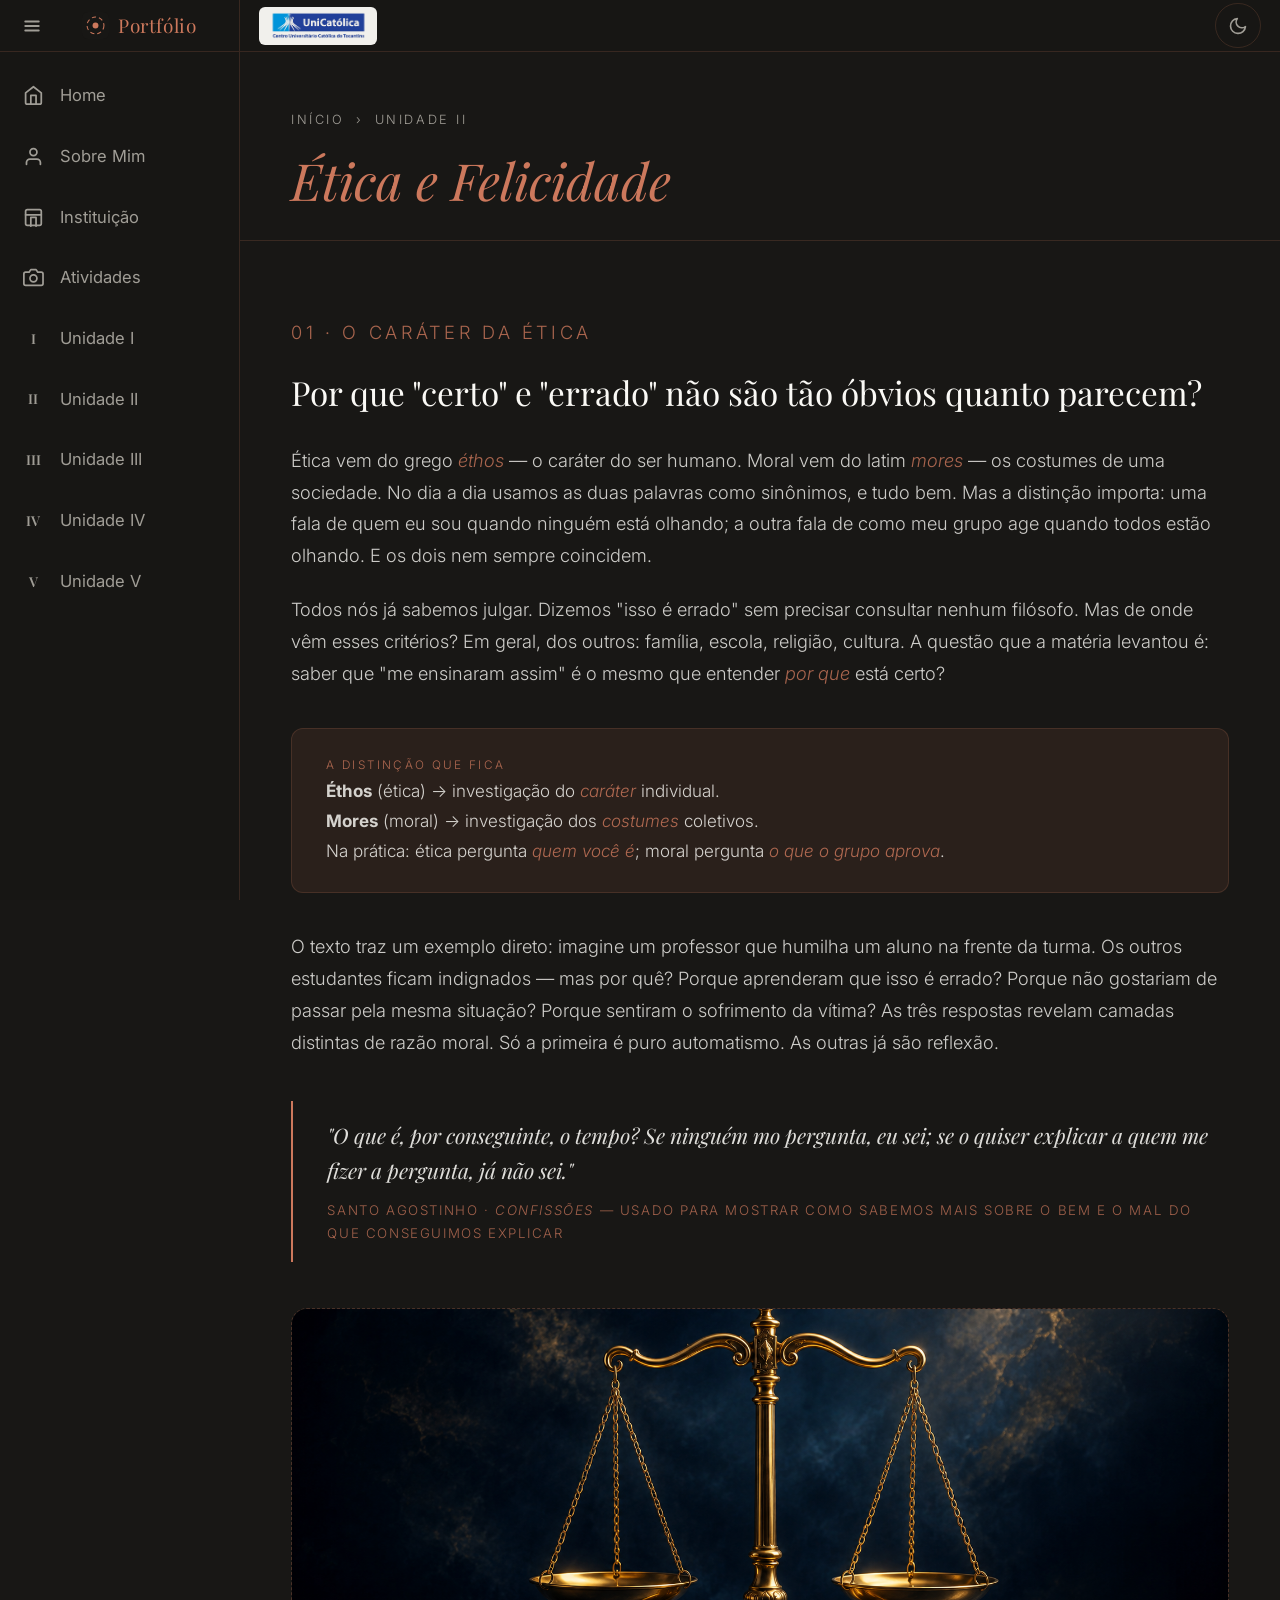
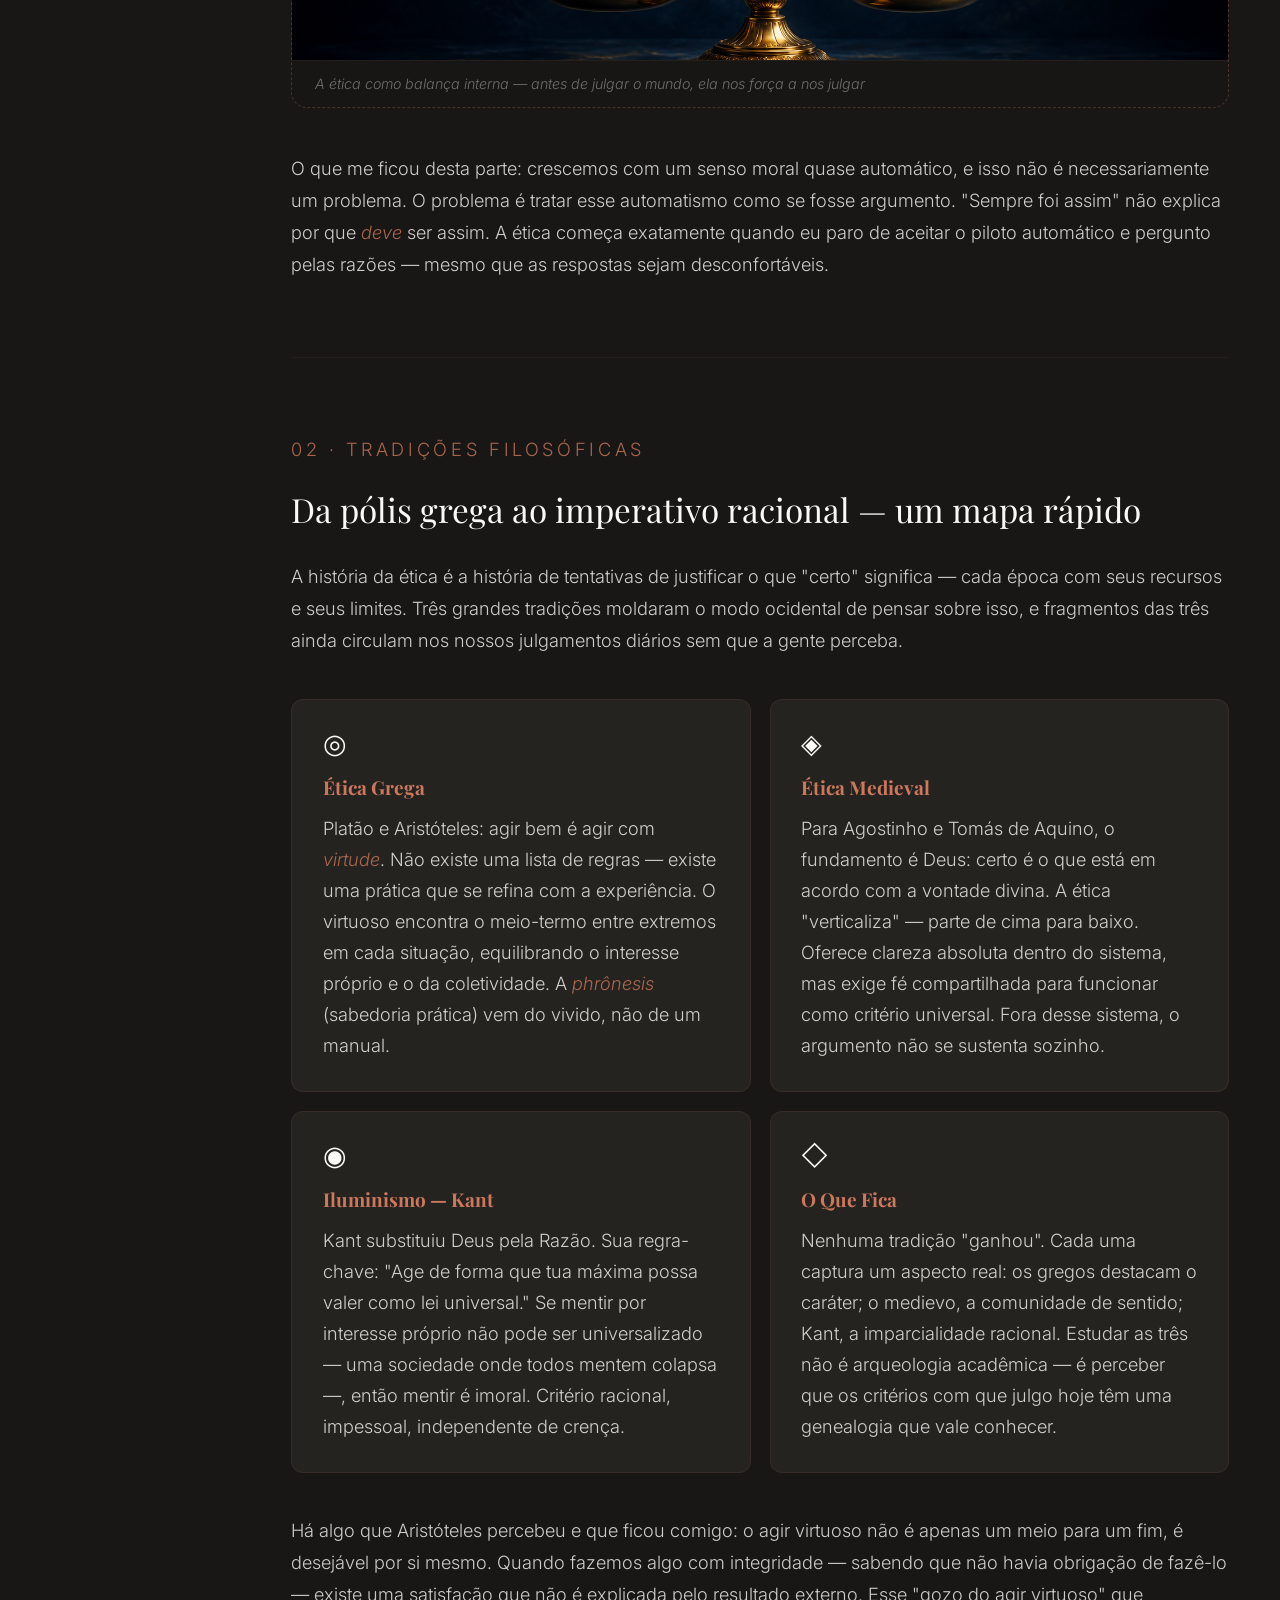
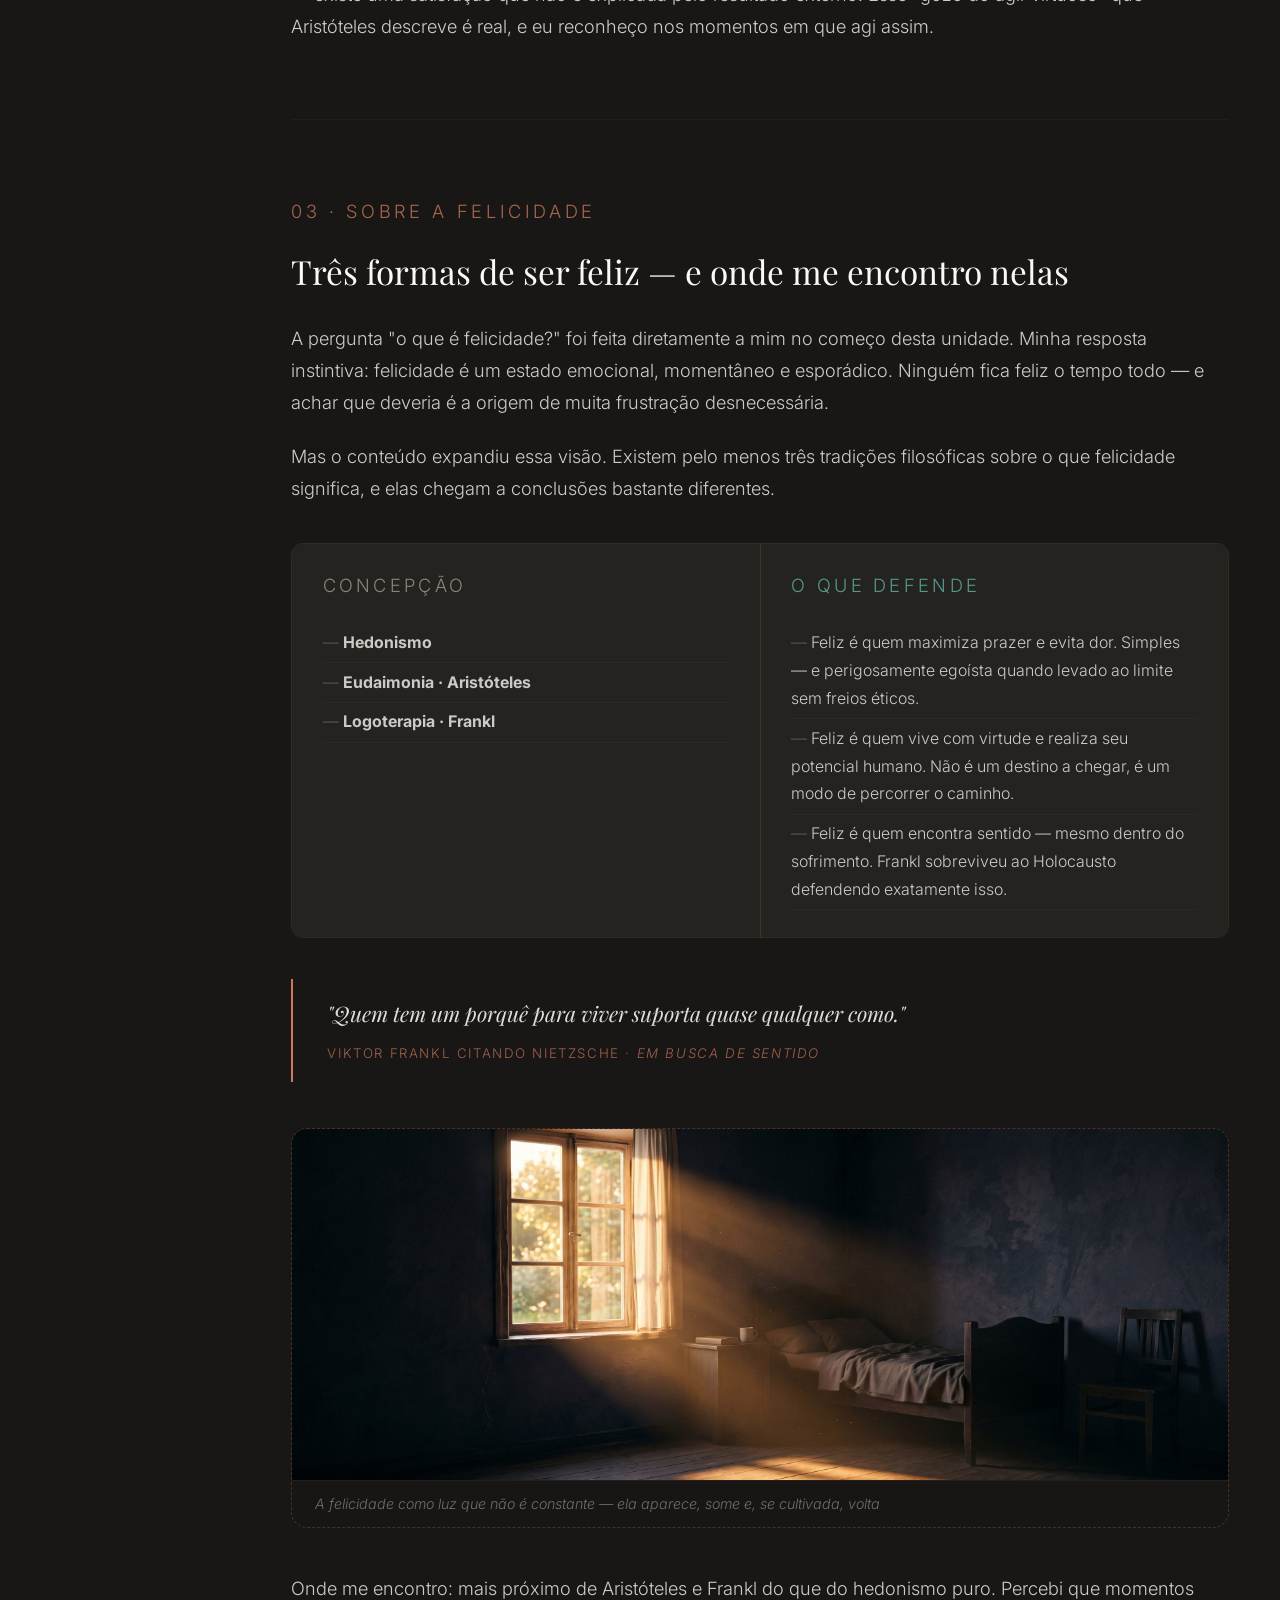
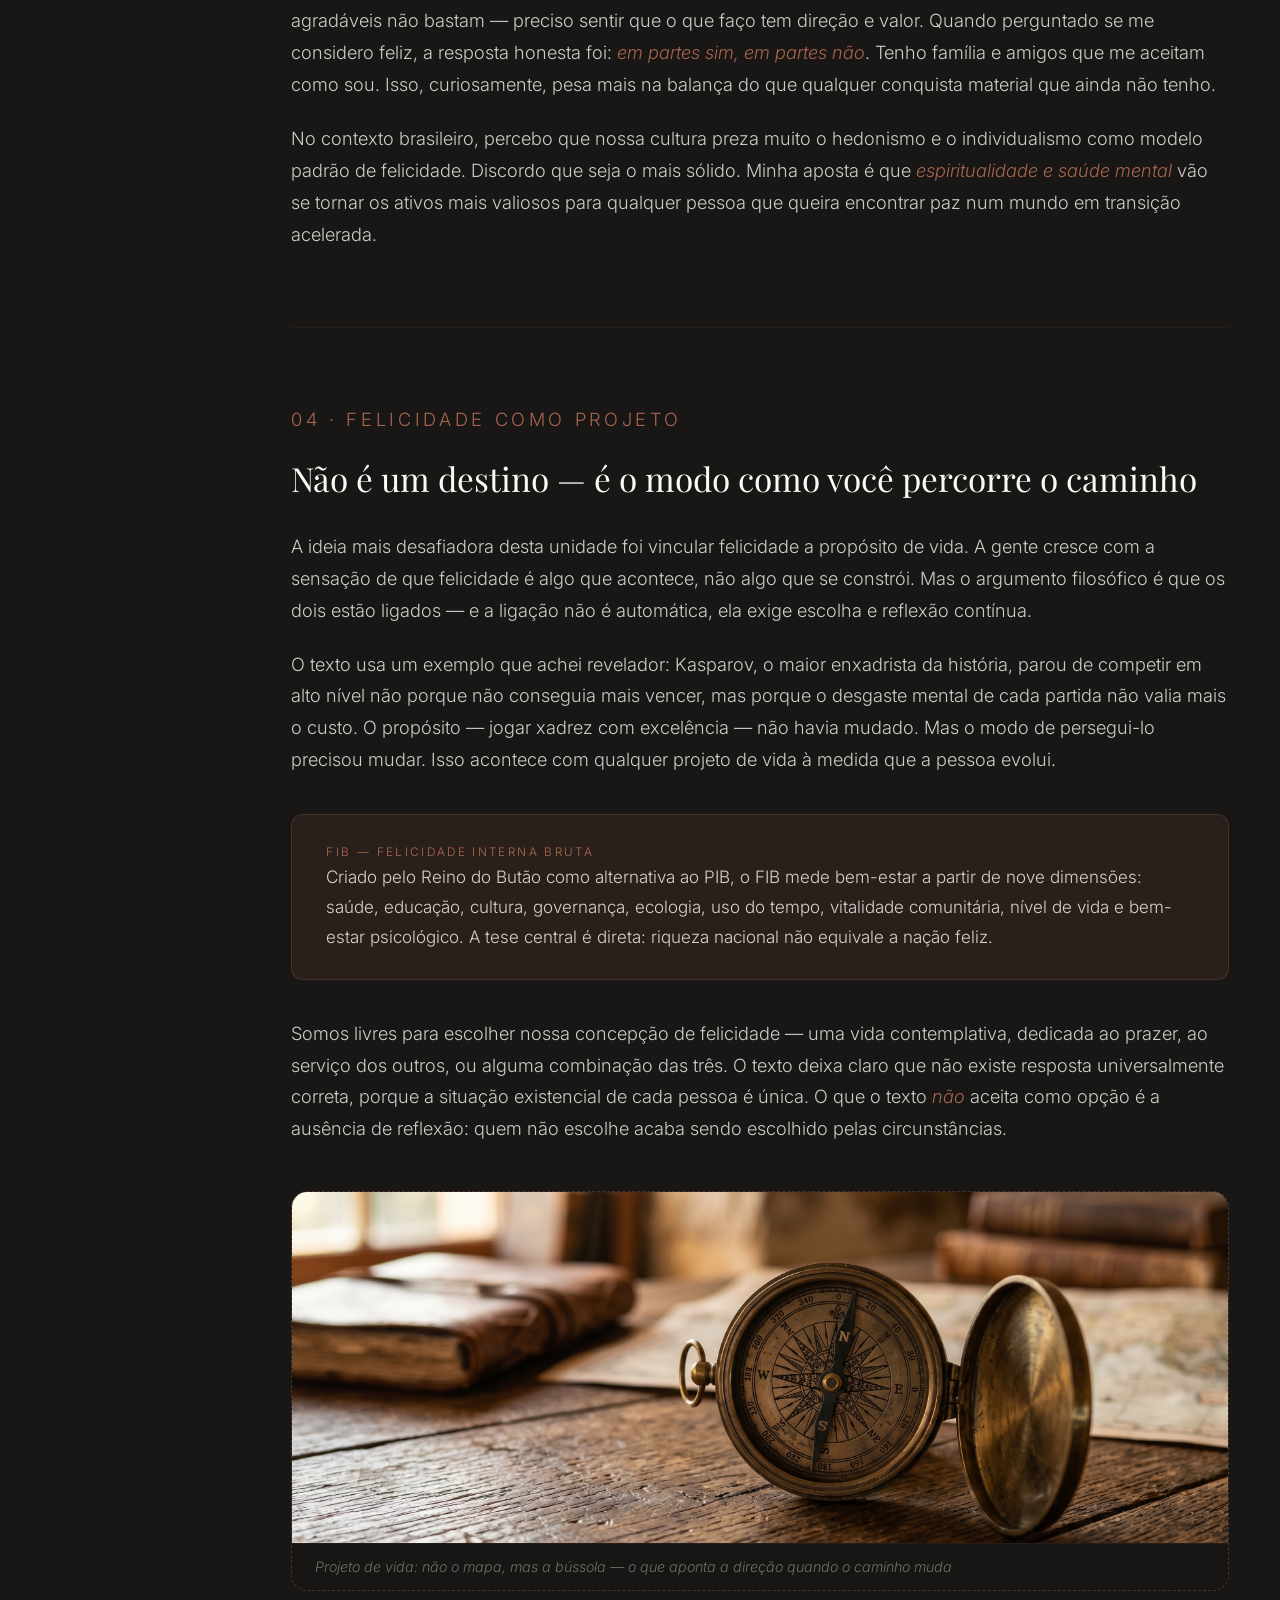
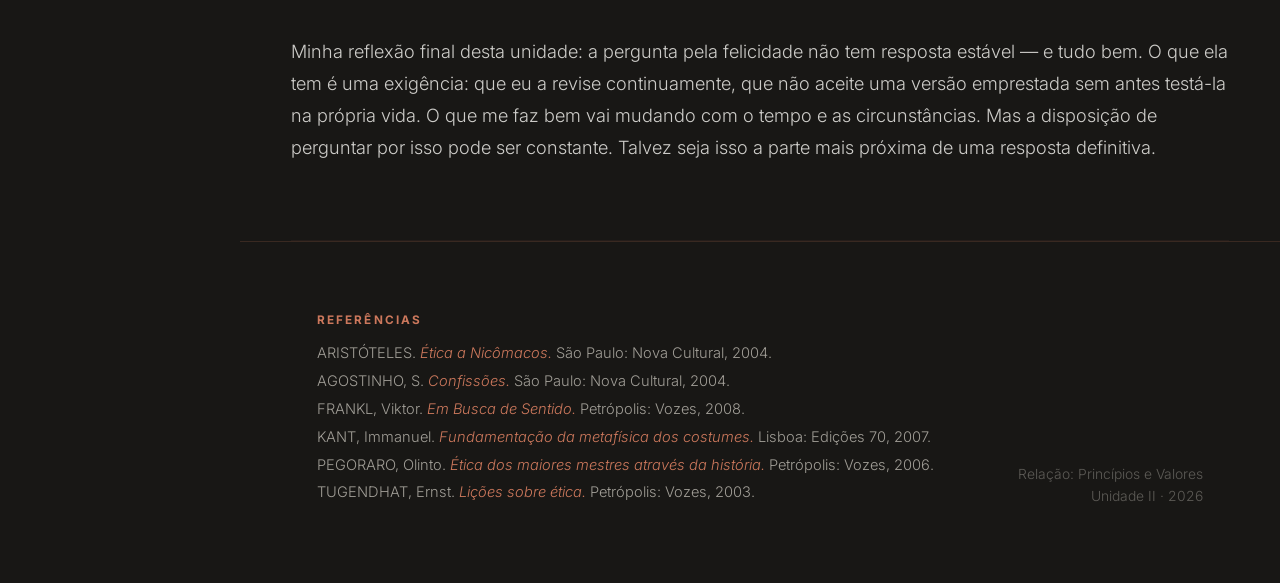
<file: pages/unidade-2/index.html>
<!DOCTYPE html>
<html lang="pt-BR">
<head>
  <meta charset="UTF-8">
  <meta name="viewport" content="width=device-width, initial-scale=1.0">
  <title>Unidade II · Ética e Felicidade — Portfólio</title>
  <link rel="preconnect" href="https://fonts.googleapis.com">
  <link rel="preconnect" href="https://fonts.gstatic.com" crossorigin>
  <link href="https://fonts.googleapis.com/css2?family=Playfair+Display:ital,wght@0,400;0,600;1,400&family=Inter:wght@300;400;500;600&display=swap" rel="stylesheet">
  <link rel="icon" href="../../assets/favicon.svg" type="image/svg+xml">
  <link rel="stylesheet" href="../../css/style.css">
  <script>(function(){var t=localStorage.getItem('portfolio-theme')||'dark';var s=localStorage.getItem('portfolio-sidebar')||'expanded';document.documentElement.setAttribute('data-theme',t);document.documentElement.setAttribute('data-sidebar-state',s);})();</script>
</head>
<body>

  <!-- TOP BAR -->
  <header class="topbar">
    <div class="topbar-left">
      <button class="topbar-hamburger" id="sidebarToggle" aria-label="Alternar menu">
        <svg width="18" height="18" viewBox="0 0 24 24" fill="none" stroke="currentColor" stroke-width="2.5" stroke-linecap="round" stroke-linejoin="round"><line x1="3" y1="6" x2="21" y2="6"/><line x1="3" y1="12" x2="21" y2="12"/><line x1="3" y1="18" x2="21" y2="18"/></svg>
      </button>
      <a href="../../" class="topbar-brand">
        <img src="../../assets/favicon.svg" class="topbar-brand-icon" alt="" aria-hidden="true">
        <span class="topbar-brand-text">Portfólio</span>
      </a>
    </div>
    <div class="topbar-right">
      <img src="../../assets/catolica-logo.png" class="topbar-institution-logo" alt="UniCatólica">
      <button class="theme-toggle" aria-label="Alternar tema">
      <svg class="icon-moon" width="15" height="15" viewBox="0 0 24 24" fill="none" stroke="currentColor" stroke-width="2" stroke-linecap="round" stroke-linejoin="round"><path d="M21 12.79A9 9 0 1 1 11.21 3 7 7 0 0 0 21 12.79z"/></svg>
      <svg class="icon-sun" width="15" height="15" viewBox="0 0 24 24" fill="none" stroke="currentColor" stroke-width="2" stroke-linecap="round" stroke-linejoin="round"><circle cx="12" cy="12" r="5"/><line x1="12" y1="1" x2="12" y2="3"/><line x1="12" y1="21" x2="12" y2="23"/><line x1="4.22" y1="4.22" x2="5.64" y2="5.64"/><line x1="18.36" y1="18.36" x2="19.78" y2="19.78"/><line x1="1" y1="12" x2="3" y2="12"/><line x1="21" y1="12" x2="23" y2="12"/><line x1="4.22" y1="19.78" x2="5.64" y2="18.36"/><line x1="18.36" y1="5.64" x2="19.78" y2="4.22"/></svg>
      </button>
    </div>
  </header>

  <!-- SIDEBAR -->
  <aside class="sidebar" id="sidebar">
    <nav class="sidebar-nav" aria-label="Navegação principal">
      <ul class="sidebar-links">
        <li>
          <a href="../../" class="sidebar-link" title="Home">
            <span class="sidebar-icon"><svg width="17" height="17" viewBox="0 0 24 24" fill="none" stroke="currentColor" stroke-width="2" stroke-linecap="round" stroke-linejoin="round"><path d="M3 9l9-7 9 7v11a2 2 0 0 1-2 2H5a2 2 0 0 1-2-2z"/><polyline points="9 22 9 12 15 12 15 22"/></svg></span>
            <span class="sidebar-text">Home</span>
          </a>
        </li>
        <li>
          <a href="../sobre-mim/" class="sidebar-link" title="Sobre Mim">
            <span class="sidebar-icon"><svg width="17" height="17" viewBox="0 0 24 24" fill="none" stroke="currentColor" stroke-width="2" stroke-linecap="round" stroke-linejoin="round"><path d="M20 21v-2a4 4 0 0 0-4-4H8a4 4 0 0 0-4 4v2"/><circle cx="12" cy="7" r="4"/></svg></span>
            <span class="sidebar-text">Sobre Mim</span>
          </a>
        </li>
        <li>
          <a href="../instituicao/" class="sidebar-link" title="Instituição">
            <span class="sidebar-icon"><svg width="17" height="17" viewBox="0 0 24 24" fill="none" stroke="currentColor" stroke-width="2" stroke-linecap="round" stroke-linejoin="round"><rect x="3" y="3" width="18" height="18" rx="2"/><path d="M9 22V12h6v10"/><path d="M3 9h18"/></svg></span>
            <span class="sidebar-text">Instituição</span>
          </a>
        </li>
        <li>
          <a href="../atividades/" class="sidebar-link ">
            <span class="sidebar-icon"><svg width="15" height="15" viewBox="0 0 24 24" fill="none" stroke="currentColor" stroke-width="2" stroke-linecap="round" stroke-linejoin="round"><path d="M23 19a2 2 0 0 1-2 2H3a2 2 0 0 1-2-2V8a2 2 0 0 1 2-2h4l2-3h6l2 3h4a2 2 0 0 1 2 2z"/><circle cx="12" cy="13" r="4"/></svg></span>
            <span class="sidebar-text">Atividades</span>
          </a>
        </li>
        <li>
          <a href="../unidade-1/" class="sidebar-link ">
            <span class="sidebar-icon sidebar-roman">I</span>
            <span class="sidebar-text">Unidade I</span>
          </a>
        </li>
        <li>
          <a href="../unidade-2/" class="sidebar-link ">
            <span class="sidebar-icon sidebar-roman">II</span>
            <span class="sidebar-text">Unidade II</span>
          </a>
        </li>
        <li>
          <a href="../unidade-3/" class="sidebar-link ">
            <span class="sidebar-icon sidebar-roman">III</span>
            <span class="sidebar-text">Unidade III</span>
          </a>
        </li>
        <li>
          <a href="../unidade-4/" class="sidebar-link ">
            <span class="sidebar-icon sidebar-roman">IV</span>
            <span class="sidebar-text">Unidade IV</span>
          </a>
        </li>
        <li>
          <a href="../unidade-5/" class="sidebar-link ">
            <span class="sidebar-icon sidebar-roman">V</span>
            <span class="sidebar-text">Unidade V</span>
          </a>
        </li>
      </ul>
    </nav>
  </aside>
  <div class="sidebar-overlay" id="sidebarOverlay"></div>

  <!-- CABEÇALHO DA PÁGINA -->
  <header class="page-header" id="unidade-2">
    <p class="page-header-breadcrumb">
      <a href="../../">Início</a>
      <span aria-hidden="true">›</span>
      Unidade II
    </p>
    <h1 class="page-header-title"><em>Ética e Felicidade</em></h1>
  </header>

  <!-- CONTEÚDO -->
  <main class="page-content">

    <!-- ── 01: O Caráter da Ética ──────────────────────────── -->
    <section class="topic" id="carater-da-etica">
      <p class="topic-num">01 · O Caráter da Ética</p>
      <h2 class="topic-title">Por que "certo" e "errado" não são tão óbvios quanto parecem?</h2>

      <p>
        Ética vem do grego <em>éthos</em> — o caráter do ser humano. Moral vem do latim
        <em>mores</em> — os costumes de uma sociedade. No dia a dia usamos as duas palavras
        como sinônimos, e tudo bem. Mas a distinção importa: uma fala de quem eu sou quando
        ninguém está olhando; a outra fala de como meu grupo age quando todos estão olhando.
        E os dois nem sempre coincidem.
      </p>
      <p>
        Todos nós já sabemos julgar. Dizemos "isso é errado" sem precisar consultar nenhum
        filósofo. Mas de onde vêm esses critérios? Em geral, dos outros: família, escola,
        religião, cultura. A questão que a matéria levantou é: saber que "me ensinaram assim"
        é o mesmo que entender <em>por que</em> está certo?
      </p>

      <div class="concept-box">
        <p class="label">A distinção que fica</p>
        <p>
          <strong>Éthos</strong> (ética) → investigação do <em>caráter</em> individual.<br>
          <strong>Mores</strong> (moral) → investigação dos <em>costumes</em> coletivos.<br>
          Na prática: ética pergunta <em>quem você é</em>; moral pergunta <em>o que o grupo aprova</em>.
        </p>
      </div>

      <p>
        O texto traz um exemplo direto: imagine um professor que humilha um aluno na frente
        da turma. Os outros estudantes ficam indignados — mas por quê? Porque aprenderam que
        isso é errado? Porque não gostariam de passar pela mesma situação? Porque sentiram
        o sofrimento da vítima? As três respostas revelam camadas distintas de razão moral.
        Só a primeira é puro automatismo. As outras já são reflexão.
      </p>

      <div class="pull-quote">
        <blockquote>
          "O que é, por conseguinte, o tempo? Se ninguém mo pergunta, eu sei; se o quiser
          explicar a quem me fizer a pergunta, já não sei."
        </blockquote>
        <cite>Santo Agostinho · <em>Confissões</em> — usado para mostrar como sabemos mais
        sobre o bem e o mal do que conseguimos explicar</cite>
      </div>

      <figure class="img-slot" id="img-etica">
        <img src="../../assets/unidade-II/carater-etica.png" alt="O Caráter da Ética">
        <figcaption>A ética como balança interna — antes de julgar o mundo, ela nos força a nos julgar</figcaption>
      </figure>

      <p>
        O que me ficou desta parte: crescemos com um senso moral quase automático, e isso
        não é necessariamente um problema. O problema é tratar esse automatismo como se
        fosse argumento. "Sempre foi assim" não explica por que <em>deve</em> ser assim.
        A ética começa exatamente quando eu paro de aceitar o piloto automático e pergunto
        pelas razões — mesmo que as respostas sejam desconfortáveis.
      </p>
    </section>

    <!-- ── 02: Tradições Filosóficas ───────────────────────── -->
    <section class="topic" id="tradicoes-filosoficas">
      <p class="topic-num">02 · Tradições Filosóficas</p>
      <h2 class="topic-title">Da pólis grega ao imperativo racional — um mapa rápido</h2>

      <p>
        A história da ética é a história de tentativas de justificar o que "certo" significa
        — cada época com seus recursos e seus limites. Três grandes tradições moldaram o modo
        ocidental de pensar sobre isso, e fragmentos das três ainda circulam nos nossos
        julgamentos diários sem que a gente perceba.
      </p>

      <div class="relations-grid">
        <div class="rel-card">
          <div class="rel-icon">◎</div>
          <h3 class="rel-title">Ética Grega</h3>
          <p class="rel-text">
            Platão e Aristóteles: agir bem é agir com <em>virtude</em>. Não existe uma
            lista de regras — existe uma prática que se refina com a experiência. O virtuoso
            encontra o meio-termo entre extremos em cada situação, equilibrando o interesse
            próprio e o da coletividade. A <em>phrônesis</em> (sabedoria prática) vem do
            vivido, não de um manual.
          </p>
        </div>

        <div class="rel-card">
          <div class="rel-icon">◈</div>
          <h3 class="rel-title">Ética Medieval</h3>
          <p class="rel-text">
            Para Agostinho e Tomás de Aquino, o fundamento é Deus: certo é o que está em
            acordo com a vontade divina. A ética "verticaliza" — parte de cima para baixo.
            Oferece clareza absoluta dentro do sistema, mas exige fé compartilhada para
            funcionar como critério universal. Fora desse sistema, o argumento não se sustenta
            sozinho.
          </p>
        </div>

        <div class="rel-card">
          <div class="rel-icon">◉</div>
          <h3 class="rel-title">Iluminismo — Kant</h3>
          <p class="rel-text">
            Kant substituiu Deus pela Razão. Sua regra-chave: "Age de forma que tua máxima
            possa valer como lei universal." Se mentir por interesse próprio não pode ser
            universalizado — uma sociedade onde todos mentem colapsa —, então mentir é
            imoral. Critério racional, impessoal, independente de crença.
          </p>
        </div>

        <div class="rel-card">
          <div class="rel-icon">◇</div>
          <h3 class="rel-title">O Que Fica</h3>
          <p class="rel-text">
            Nenhuma tradição "ganhou". Cada uma captura um aspecto real: os gregos destacam
            o caráter; o medievo, a comunidade de sentido; Kant, a imparcialidade racional.
            Estudar as três não é arqueologia acadêmica — é perceber que os critérios com que
            julgo hoje têm uma genealogia que vale conhecer.
          </p>
        </div>
      </div>

      <p>
        Há algo que Aristóteles percebeu e que ficou comigo: o agir virtuoso não é apenas
        um meio para um fim, é desejável por si mesmo. Quando fazemos algo com integridade
        — sabendo que não havia obrigação de fazê-lo — existe uma satisfação que não é
        explicada pelo resultado externo. Esse "gozo do agir virtuoso" que Aristóteles
        descreve é real, e eu reconheço nos momentos em que agi assim.
      </p>
    </section>

    <!-- ── 03: Sobre a Felicidade ──────────────────────────── -->
    <section class="topic" id="sobre-felicidade">
      <p class="topic-num">03 · Sobre a Felicidade</p>
      <h2 class="topic-title">Três formas de ser feliz — e onde me encontro nelas</h2>

      <p>
        A pergunta "o que é felicidade?" foi feita diretamente a mim no começo desta unidade.
        Minha resposta instintiva: felicidade é um estado emocional, momentâneo e esporádico.
        Ninguém fica feliz o tempo todo — e achar que deveria é a origem de muita frustração
        desnecessária.
      </p>
      <p>
        Mas o conteúdo expandiu essa visão. Existem pelo menos três tradições filosóficas
        sobre o que felicidade significa, e elas chegam a conclusões bastante diferentes.
      </p>

      <div class="mindset-wrap">
        <div class="mindset-col">
          <p class="mindset-col-label">Concepção</p>
          <ul>
            <li><strong>Hedonismo</strong></li>
            <li><strong>Eudaimonia · Aristóteles</strong></li>
            <li><strong>Logoterapia · Frankl</strong></li>
          </ul>
        </div>
        <div class="mindset-col">
          <p class="mindset-col-label">O que defende</p>
          <ul>
            <li>Feliz é quem maximiza prazer e evita dor. Simples — e perigosamente egoísta quando levado ao limite sem freios éticos.</li>
            <li>Feliz é quem vive com virtude e realiza seu potencial humano. Não é um destino a chegar, é um modo de percorrer o caminho.</li>
            <li>Feliz é quem encontra sentido — mesmo dentro do sofrimento. Frankl sobreviveu ao Holocausto defendendo exatamente isso.</li>
          </ul>
        </div>
      </div>

      <div class="pull-quote">
        <blockquote>
          "Quem tem um porquê para viver suporta quase qualquer como."
        </blockquote>
        <cite>Viktor Frankl citando Nietzsche · <em>Em Busca de Sentido</em></cite>
      </div>

      <figure class="img-slot" id="img-felicidade">
        <img src="../../assets/unidade-II/sobre-felicidade.jpeg" alt="Sobre a Felicidade">
        <figcaption>A felicidade como luz que não é constante — ela aparece, some e, se cultivada, volta</figcaption>
      </figure>

      <p>
        Onde me encontro: mais próximo de Aristóteles e Frankl do que do hedonismo puro.
        Percebi que momentos agradáveis não bastam — preciso sentir que o que faço tem
        direção e valor. Quando perguntado se me considero feliz, a resposta honesta foi:
        <em>em partes sim, em partes não</em>. Tenho família e amigos que me aceitam
        como sou. Isso, curiosamente, pesa mais na balança do que qualquer conquista
        material que ainda não tenho.
      </p>
      <p>
        No contexto brasileiro, percebo que nossa cultura preza muito o hedonismo e o
        individualismo como modelo padrão de felicidade. Discordo que seja o mais sólido.
        Minha aposta é que <em>espiritualidade e saúde mental</em> vão se tornar os ativos
        mais valiosos para qualquer pessoa que queira encontrar paz num mundo em transição
        acelerada.
      </p>
    </section>

    <!-- ── 04: Felicidade como Projeto ────────────────────── -->
    <section class="topic" id="felicidade-projeto">
      <p class="topic-num">04 · Felicidade como Projeto</p>
      <h2 class="topic-title">Não é um destino — é o modo como você percorre o caminho</h2>

      <p>
        A ideia mais desafiadora desta unidade foi vincular felicidade a propósito de vida.
        A gente cresce com a sensação de que felicidade é algo que acontece, não algo que
        se constrói. Mas o argumento filosófico é que os dois estão ligados — e a ligação
        não é automática, ela exige escolha e reflexão contínua.
      </p>
      <p>
        O texto usa um exemplo que achei revelador: Kasparov, o maior enxadrista da história,
        parou de competir em alto nível não porque não conseguia mais vencer, mas porque o
        desgaste mental de cada partida não valia mais o custo. O propósito — jogar xadrez
        com excelência — não havia mudado. Mas o modo de persegui-lo precisou mudar. Isso
        acontece com qualquer projeto de vida à medida que a pessoa evolui.
      </p>

      <div class="concept-box">
        <p class="label">FIB — Felicidade Interna Bruta</p>
        <p>
          Criado pelo Reino do Butão como alternativa ao PIB, o FIB mede bem-estar a partir
          de nove dimensões: saúde, educação, cultura, governança, ecologia, uso do tempo,
          vitalidade comunitária, nível de vida e bem-estar psicológico. A tese central é
          direta: riqueza nacional não equivale a nação feliz.
        </p>
      </div>

      <p>
        Somos livres para escolher nossa concepção de felicidade — uma vida contemplativa,
        dedicada ao prazer, ao serviço dos outros, ou alguma combinação das três. O texto
        deixa claro que não existe resposta universalmente correta, porque a situação
        existencial de cada pessoa é única. O que o texto <em>não</em> aceita como opção
        é a ausência de reflexão: quem não escolhe acaba sendo escolhido pelas circunstâncias.
      </p>

      <figure class="img-slot" id="img-projeto">
        <img src="../../assets/unidade-II/felicidade-como-projeto.jpeg" alt="Felicidade como Projeto">
        <figcaption>Projeto de vida: não o mapa, mas a bússola — o que aponta a direção quando o caminho muda</figcaption>
      </figure>

      <p>
        Minha reflexão final desta unidade: a pergunta pela felicidade não tem resposta
        estável — e tudo bem. O que ela tem é uma exigência: que eu a revise continuamente,
        que não aceite uma versão emprestada sem antes testá-la na própria vida. O que me
        faz bem vai mudando com o tempo e as circunstâncias. Mas a disposição de perguntar
        por isso pode ser constante. Talvez seja isso a parte mais próxima de uma
        resposta definitiva.
      </p>
    </section>

  </main>

  <!-- RODAPÉ -->
  <footer>
    <div class="footer-refs">
      <strong>Referências</strong>
      ARISTÓTELES. <em>Ética a Nicômacos.</em> São Paulo: Nova Cultural, 2004.<br>
      AGOSTINHO, S. <em>Confissões.</em> São Paulo: Nova Cultural, 2004.<br>
      FRANKL, Viktor. <em>Em Busca de Sentido.</em> Petrópolis: Vozes, 2008.<br>
      KANT, Immanuel. <em>Fundamentação da metafísica dos costumes.</em> Lisboa: Edições 70, 2007.<br>
      PEGORARO, Olinto. <em>Ética dos maiores mestres através da história.</em> Petrópolis: Vozes, 2006.<br>
      TUGENDHAT, Ernst. <em>Lições sobre ética.</em> Petrópolis: Vozes, 2003.
    </div>
    <div class="footer-meta">
      Relação: Princípios e Valores<br>
      Unidade II · 2026
    </div>
  </footer>

  <script src="../../js/main.js"></script>
</body>
</html>
</file>
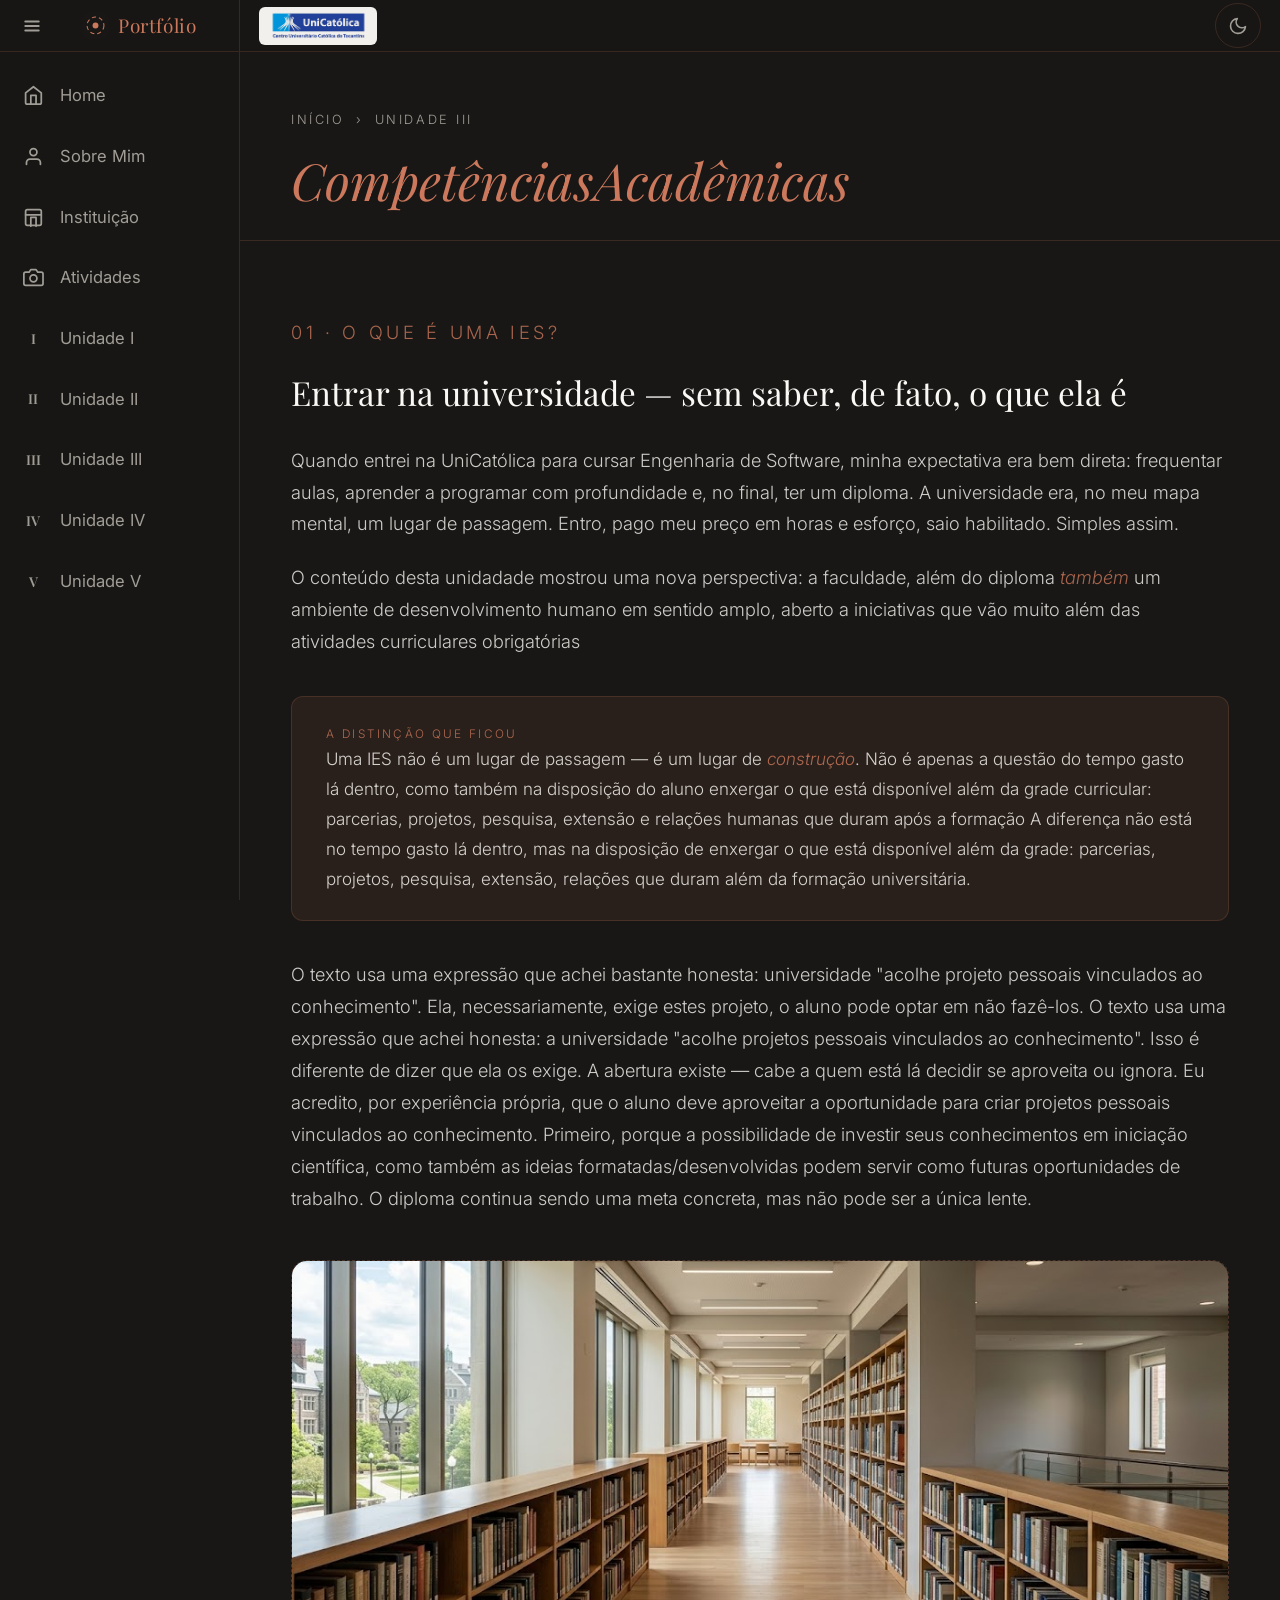
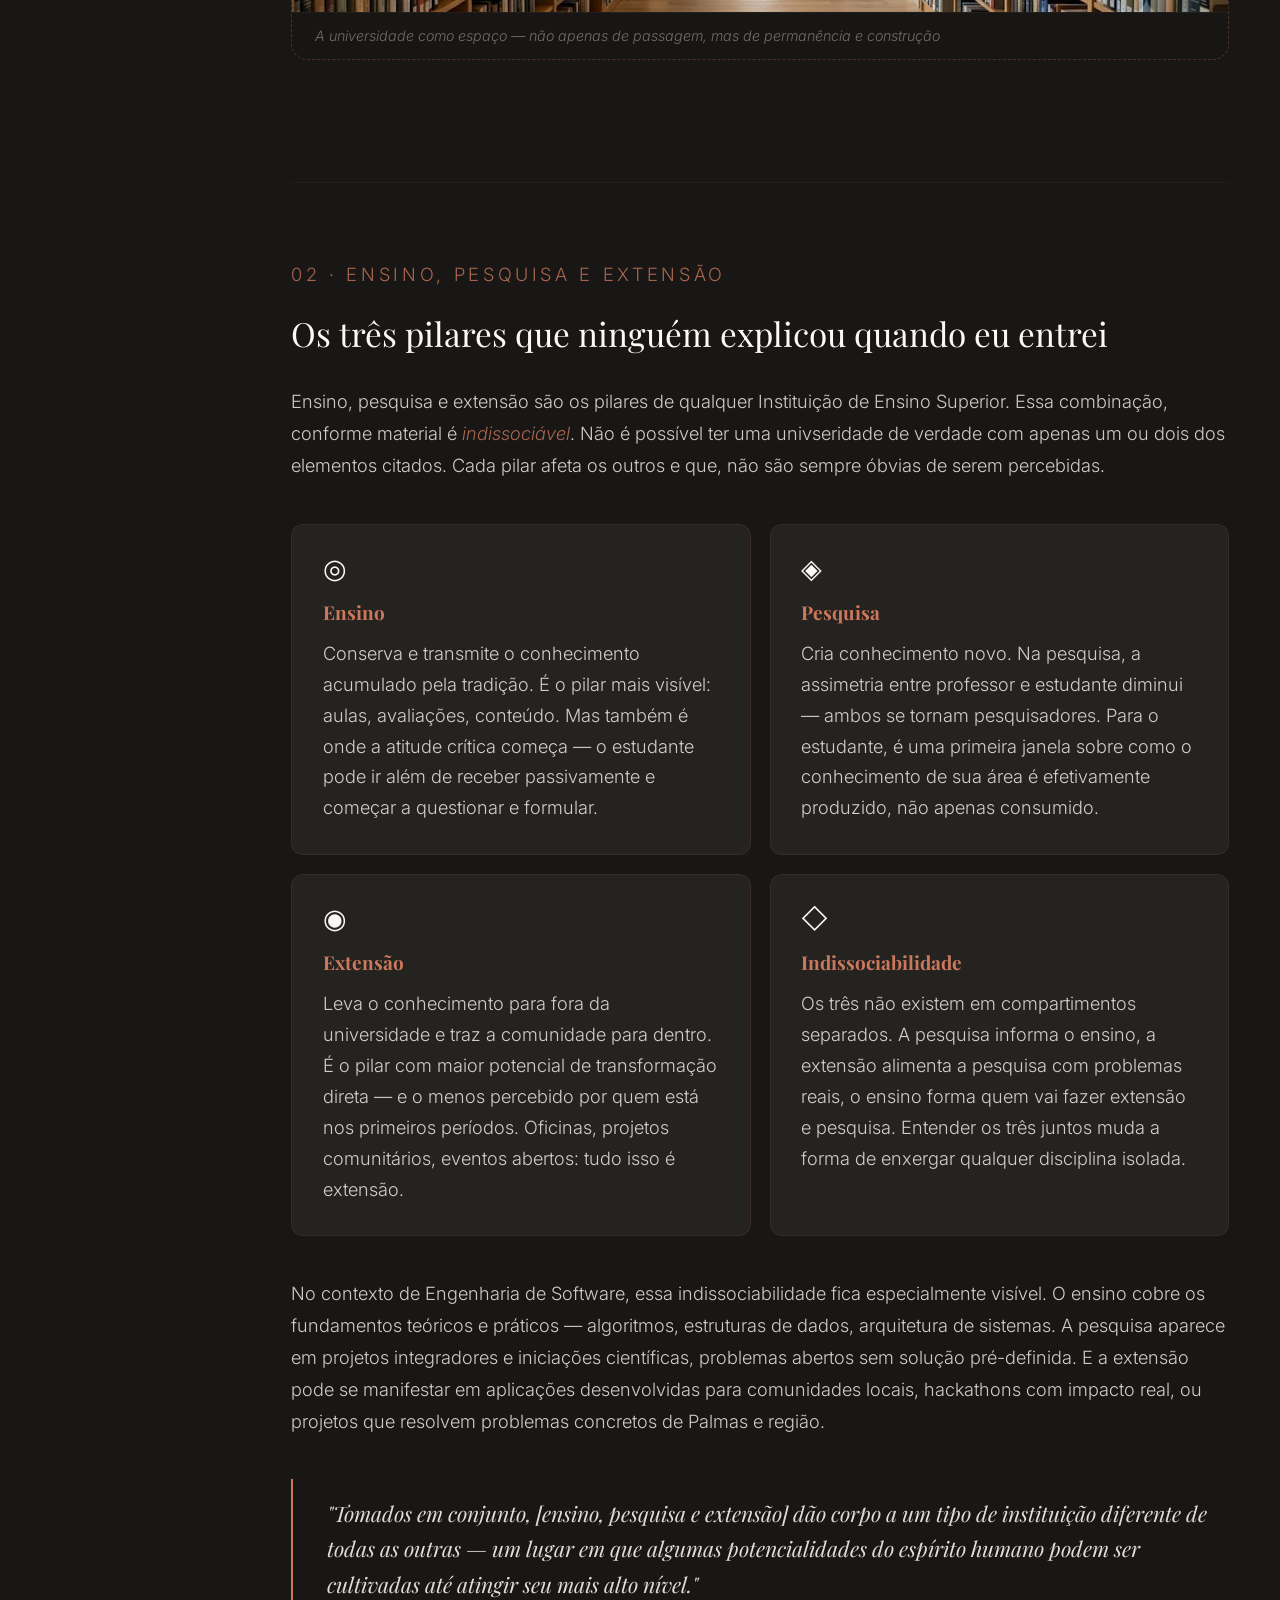
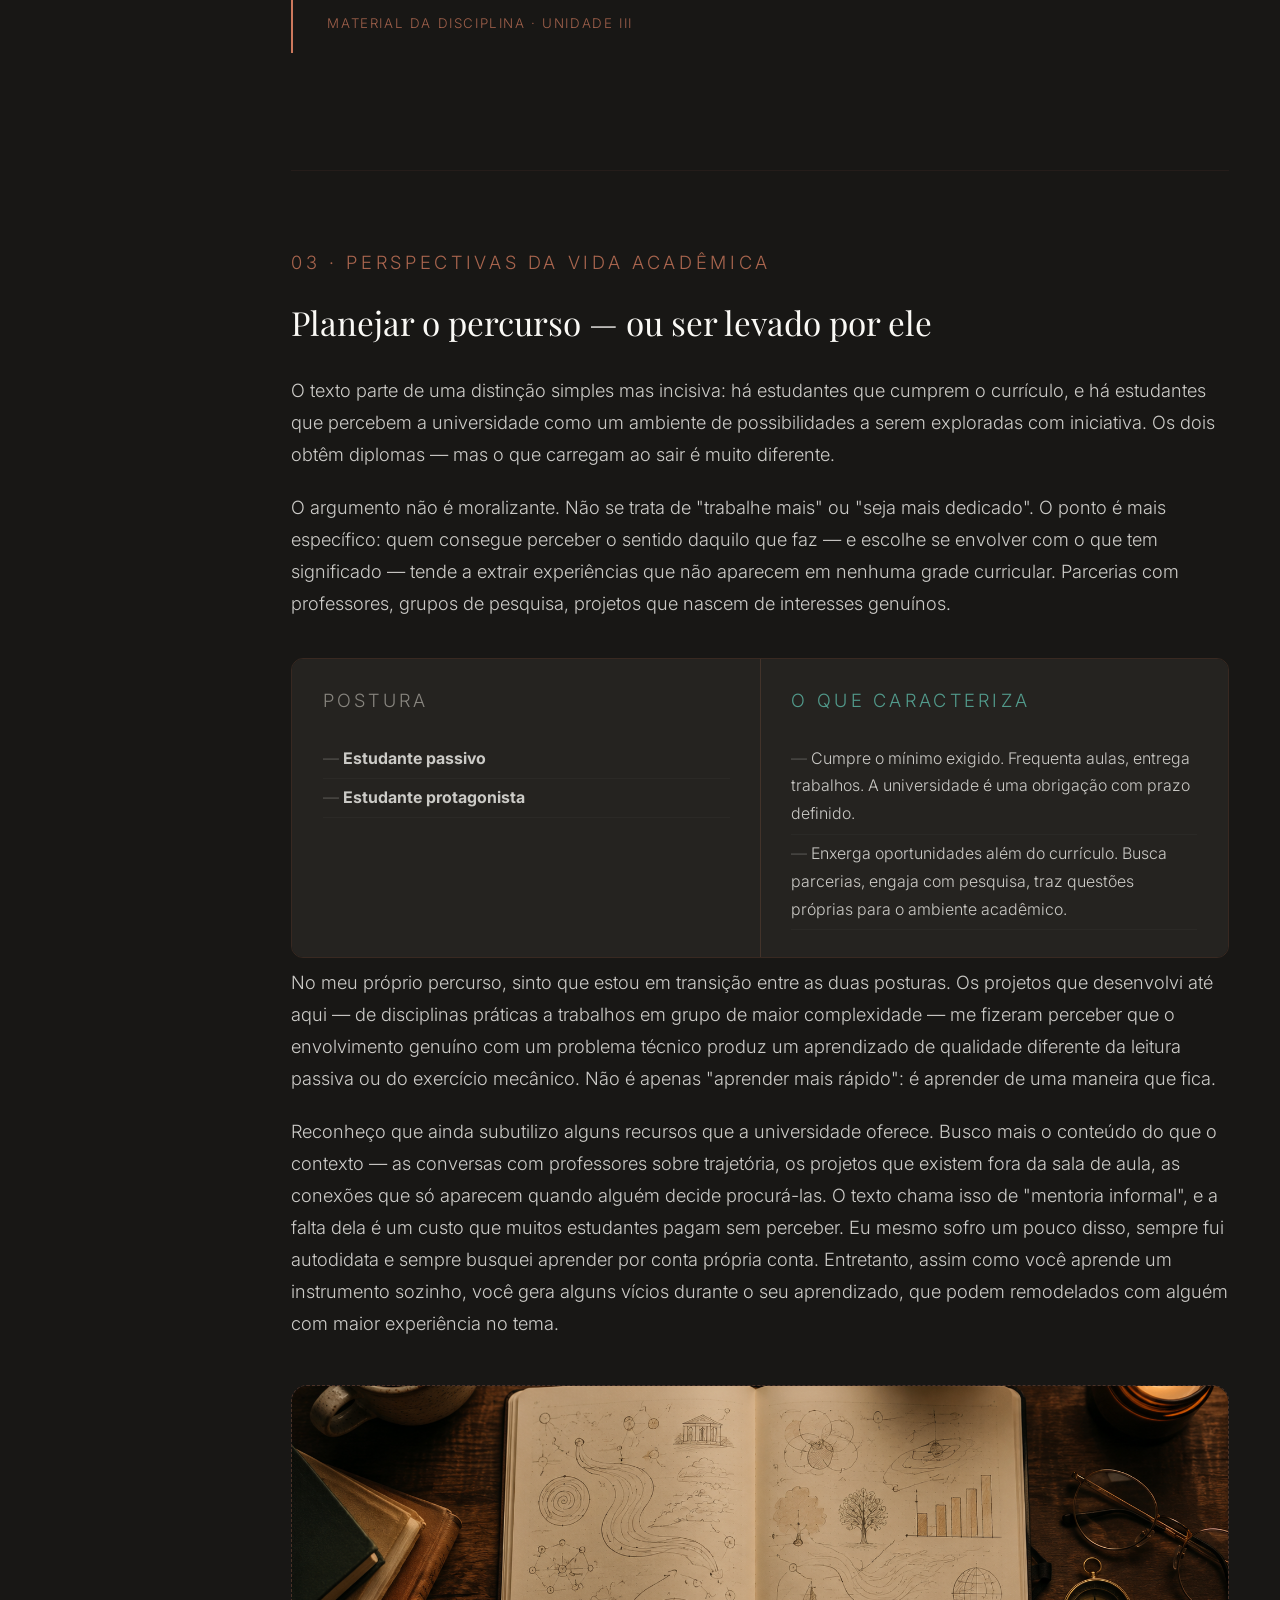
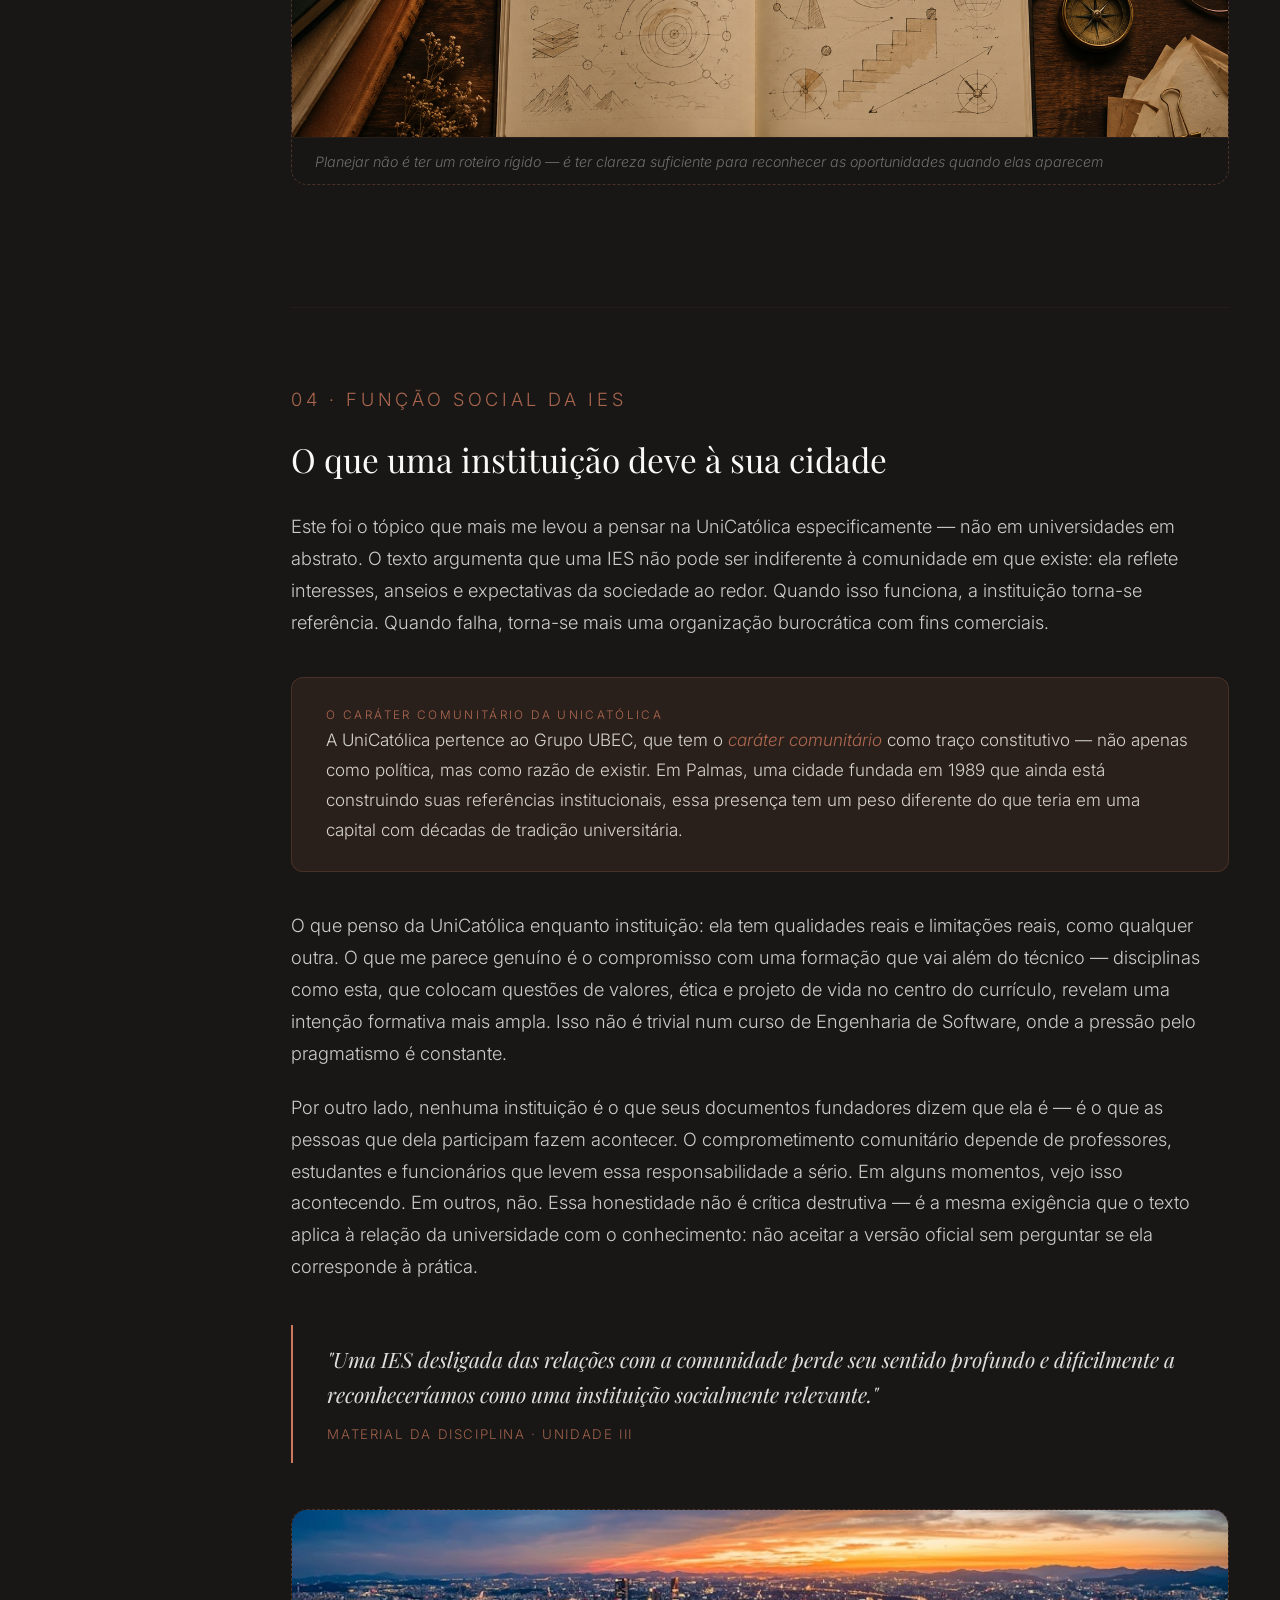
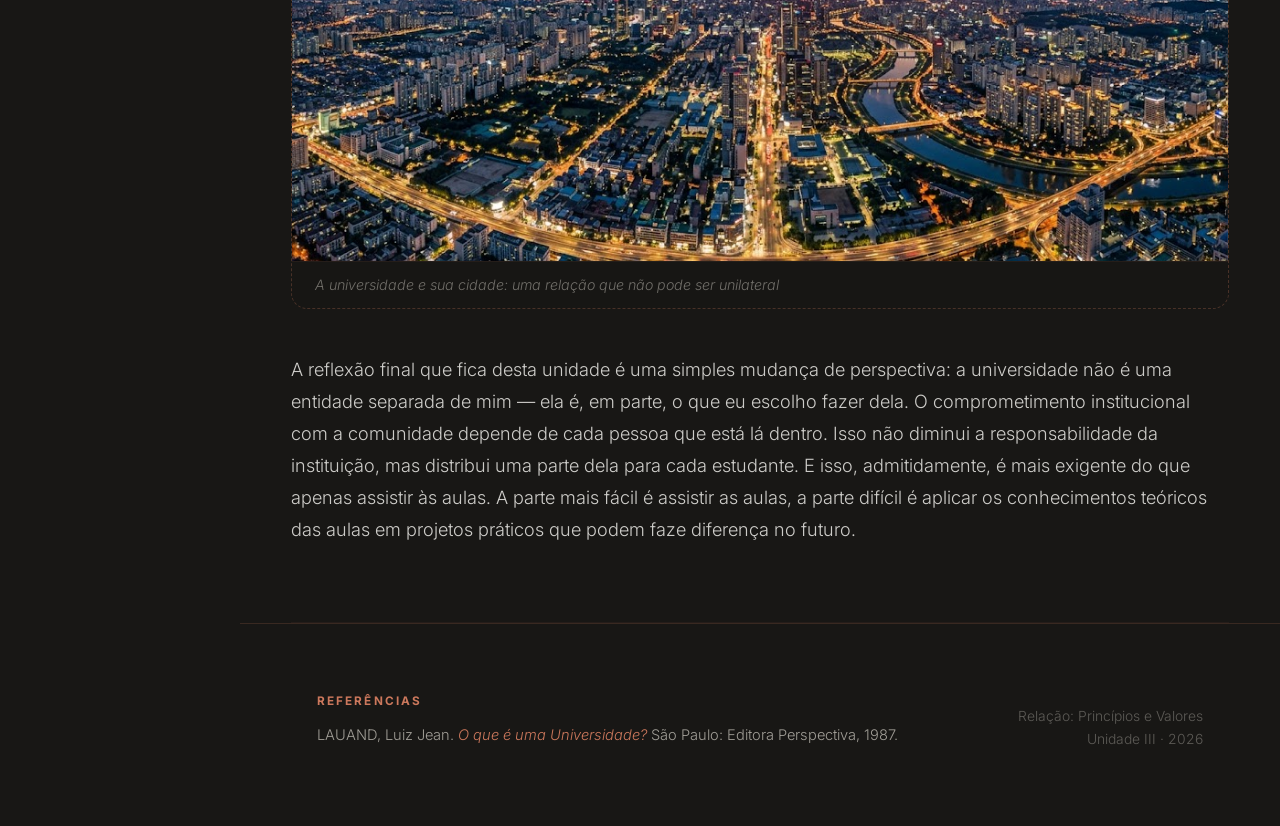
<file: pages/unidade-3/index.html>
<!DOCTYPE html>
<html lang="pt-BR">
<head>
  <meta charset="UTF-8">
  <meta name="viewport" content="width=device-width, initial-scale=1.0">
  <title>Unidade III · Competências — Portfólio</title>
  <link rel="preconnect" href="https://fonts.googleapis.com">
  <link rel="preconnect" href="https://fonts.gstatic.com" crossorigin>
  <link href="https://fonts.googleapis.com/css2?family=Playfair+Display:ital,wght@0,400;0,600;1,400&family=Inter:wght@300;400;500;600&display=swap" rel="stylesheet">
  <link rel="icon" href="../../assets/favicon.svg" type="image/svg+xml">
  <link rel="stylesheet" href="../../css/style.css">
  <script>(function(){var t=localStorage.getItem('portfolio-theme')||'dark';var s=localStorage.getItem('portfolio-sidebar')||'expanded';document.documentElement.setAttribute('data-theme',t);document.documentElement.setAttribute('data-sidebar-state',s);})();</script>
</head>
<body>

  <!-- TOP BAR -->
  <header class="topbar">
    <div class="topbar-left">
      <button class="topbar-hamburger" id="sidebarToggle" aria-label="Alternar menu">
        <svg width="18" height="18" viewBox="0 0 24 24" fill="none" stroke="currentColor" stroke-width="2.5" stroke-linecap="round" stroke-linejoin="round"><line x1="3" y1="6" x2="21" y2="6"/><line x1="3" y1="12" x2="21" y2="12"/><line x1="3" y1="18" x2="21" y2="18"/></svg>
      </button>
      <a href="../../" class="topbar-brand">
        <img src="../../assets/favicon.svg" class="topbar-brand-icon" alt="" aria-hidden="true">
        <span class="topbar-brand-text">Portfólio</span>
      </a>
    </div>
    <div class="topbar-right">
      <img src="../../assets/catolica-logo.png" class="topbar-institution-logo" alt="UniCatólica">
      <button class="theme-toggle" aria-label="Alternar tema">
      <svg class="icon-moon" width="15" height="15" viewBox="0 0 24 24" fill="none" stroke="currentColor" stroke-width="2" stroke-linecap="round" stroke-linejoin="round"><path d="M21 12.79A9 9 0 1 1 11.21 3 7 7 0 0 0 21 12.79z"/></svg>
      <svg class="icon-sun" width="15" height="15" viewBox="0 0 24 24" fill="none" stroke="currentColor" stroke-width="2" stroke-linecap="round" stroke-linejoin="round"><circle cx="12" cy="12" r="5"/><line x1="12" y1="1" x2="12" y2="3"/><line x1="12" y1="21" x2="12" y2="23"/><line x1="4.22" y1="4.22" x2="5.64" y2="5.64"/><line x1="18.36" y1="18.36" x2="19.78" y2="19.78"/><line x1="1" y1="12" x2="3" y2="12"/><line x1="21" y1="12" x2="23" y2="12"/><line x1="4.22" y1="19.78" x2="5.64" y2="18.36"/><line x1="18.36" y1="5.64" x2="19.78" y2="4.22"/></svg>
      </button>
    </div>
  </header>

  <!-- SIDEBAR -->
  <aside class="sidebar" id="sidebar">
    <nav class="sidebar-nav" aria-label="Navegação principal">
      <ul class="sidebar-links">
        <li>
          <a href="../../" class="sidebar-link" title="Home">
            <span class="sidebar-icon"><svg width="17" height="17" viewBox="0 0 24 24" fill="none" stroke="currentColor" stroke-width="2" stroke-linecap="round" stroke-linejoin="round"><path d="M3 9l9-7 9 7v11a2 2 0 0 1-2 2H5a2 2 0 0 1-2-2z"/><polyline points="9 22 9 12 15 12 15 22"/></svg></span>
            <span class="sidebar-text">Home</span>
          </a>
        </li>
        <li>
          <a href="../sobre-mim/" class="sidebar-link" title="Sobre Mim">
            <span class="sidebar-icon"><svg width="17" height="17" viewBox="0 0 24 24" fill="none" stroke="currentColor" stroke-width="2" stroke-linecap="round" stroke-linejoin="round"><path d="M20 21v-2a4 4 0 0 0-4-4H8a4 4 0 0 0-4 4v2"/><circle cx="12" cy="7" r="4"/></svg></span>
            <span class="sidebar-text">Sobre Mim</span>
          </a>
        </li>
        <li>
          <a href="../instituicao/" class="sidebar-link" title="Instituição">
            <span class="sidebar-icon"><svg width="17" height="17" viewBox="0 0 24 24" fill="none" stroke="currentColor" stroke-width="2" stroke-linecap="round" stroke-linejoin="round"><rect x="3" y="3" width="18" height="18" rx="2"/><path d="M9 22V12h6v10"/><path d="M3 9h18"/></svg></span>
            <span class="sidebar-text">Instituição</span>
          </a>
        </li>
        <li>
          <a href="../atividades/" class="sidebar-link ">
            <span class="sidebar-icon"><svg width="15" height="15" viewBox="0 0 24 24" fill="none" stroke="currentColor" stroke-width="2" stroke-linecap="round" stroke-linejoin="round"><path d="M23 19a2 2 0 0 1-2 2H3a2 2 0 0 1-2-2V8a2 2 0 0 1 2-2h4l2-3h6l2 3h4a2 2 0 0 1 2 2z"/><circle cx="12" cy="13" r="4"/></svg></span>
            <span class="sidebar-text">Atividades</span>
          </a>
        </li>
        <li>
          <a href="../unidade-1/" class="sidebar-link ">
            <span class="sidebar-icon sidebar-roman">I</span>
            <span class="sidebar-text">Unidade I</span>
          </a>
        </li>
        <li>
          <a href="../unidade-2/" class="sidebar-link ">
            <span class="sidebar-icon sidebar-roman">II</span>
            <span class="sidebar-text">Unidade II</span>
          </a>
        </li>
        <li>
          <a href="../unidade-3/" class="sidebar-link ">
            <span class="sidebar-icon sidebar-roman">III</span>
            <span class="sidebar-text">Unidade III</span>
          </a>
        </li>
        <li>
          <a href="../unidade-4/" class="sidebar-link ">
            <span class="sidebar-icon sidebar-roman">IV</span>
            <span class="sidebar-text">Unidade IV</span>
          </a>
        </li>
        <li>
          <a href="../unidade-5/" class="sidebar-link ">
            <span class="sidebar-icon sidebar-roman">V</span>
            <span class="sidebar-text">Unidade V</span>
          </a>
        </li>
      </ul>
    </nav>
  </aside>
  <div class="sidebar-overlay" id="sidebarOverlay"></div>

  <!-- CABEÇALHO DA PÁGINA -->
  <header class="page-header" id="unidade-3">
    <p class="page-header-breadcrumb">
      <a href="../../">Início</a>
      <span aria-hidden="true">›</span>
      Unidade III
    </p>
    <h1 class="page-header-title"><em>CompetênciasAcadêmicas</em></h1>
  </header>

  <!-- CONTEÚDO -->
  <main class="page-content">

    <!-- ── 01: O que é uma IES ──────────────────────────────── -->
    <section class="topic" id="o-que-e-uma-ies">
      <p class="topic-num">01 · O que é uma IES?</p>
      <h2 class="topic-title">Entrar na universidade — sem saber, de fato, o que ela é</h2>

      <p>
        Quando entrei na UniCatólica para cursar Engenharia de Software, minha expectativa
        era bem direta: frequentar aulas, aprender a programar com profundidade e, no
        final, ter um diploma. A universidade era, no meu mapa mental, um lugar de passagem.
        Entro, pago meu preço em horas e esforço, saio habilitado. Simples assim.
      </p>
      <p>
        O conteúdo desta unidadade mostrou uma nova perspectiva: a faculdade, além do diploma 
        <em>também</em> um ambiente de desenvolvimento humano em sentido amplo, aberto a iniciativas
        que vão muito além das atividades curriculares obrigatórias
      </p>

      <div class="concept-box">
        <p class="label">A distinção que ficou</p>
        <p>
          Uma IES não é um lugar de passagem — é um lugar de <em>construção</em>.
          Não é apenas a questão do tempo gasto lá dentro, como também na disposição do 
          aluno enxergar o que está disponível além da grade curricular: parcerias,
          projetos, pesquisa, extensão e relações humanas que duram após a formação
          A diferença não está no tempo gasto lá dentro, mas na disposição de enxergar
          o que está disponível além da grade: parcerias, projetos, pesquisa, extensão,
          relações que duram além da formação universitária.
        </p>
      </div>

      <p>
        O texto usa uma expressão que achei bastante honesta: universidade "acolhe 
        projeto pessoais vinculados ao conhecimento". Ela, necessariamente, exige estes
        projeto, o aluno pode optar em não fazê-los. 


        O texto usa uma expressão que achei honesta: a universidade "acolhe projetos
        pessoais vinculados ao conhecimento". Isso é diferente de dizer que ela os exige.
        A abertura existe — cabe a quem está lá decidir se aproveita ou ignora. Eu acredito,
        por experiência própria, que o aluno deve aproveitar a oportunidade para criar projetos
        pessoais vinculados ao conhecimento. Primeiro, porque a possibilidade de investir seus
        conhecimentos em iniciação científica, como também as ideias formatadas/desenvolvidas
        podem servir como futuras oportunidades de trabalho. 
        
        O diploma continua sendo uma meta concreta, mas não pode ser a única lente.
      </p>

      <figure class="img-slot" id="img-ies">
        <img src="../../assets/unidade-III/o-que-e-ies.jpg" alt="O que é uma IES">
        <figcaption>A universidade como espaço — não apenas de passagem, mas de permanência e construção</figcaption>
      </figure>
    </section>

    <!-- ── 02: Ensino, Pesquisa e Extensão ──────────────────── -->
    <section class="topic" id="ensino-pesquisa-extensao">
      <p class="topic-num">02 · Ensino, Pesquisa e Extensão</p>
      <h2 class="topic-title">Os três pilares que ninguém explicou quando eu entrei</h2>

      <p>
        Ensino, pesquisa e extensão são os pilares de qualquer Instituição de Ensino Superior.
        Essa combinação, conforme material é <em>indissociável</em>. Não é possível ter uma
        univseridade de verdade com apenas um ou dois dos elementos citados. Cada pilar afeta
        os outros e que, não são sempre óbvias de serem percebidas.
      </p>

      <div class="relations-grid">
        <div class="rel-card">
          <div class="rel-icon">◎</div>
          <h3 class="rel-title">Ensino</h3>
          <p class="rel-text">
            Conserva e transmite o conhecimento acumulado pela tradição. É o pilar mais
            visível: aulas, avaliações, conteúdo. Mas também é onde a atitude crítica
            começa — o estudante pode ir além de receber passivamente e começar
            a questionar e formular.
          </p>
        </div>

        <div class="rel-card">
          <div class="rel-icon">◈</div>
          <h3 class="rel-title">Pesquisa</h3>
          <p class="rel-text">
            Cria conhecimento novo. Na pesquisa, a assimetria entre professor e estudante
            diminui — ambos se tornam pesquisadores. Para o estudante, é uma primeira
            janela sobre como o conhecimento de sua área é efetivamente produzido,
            não apenas consumido.
          </p>
        </div>

        <div class="rel-card">
          <div class="rel-icon">◉</div>
          <h3 class="rel-title">Extensão</h3>
          <p class="rel-text">
            Leva o conhecimento para fora da universidade e traz a comunidade para dentro.
            É o pilar com maior potencial de transformação direta — e o menos percebido
            por quem está nos primeiros períodos. Oficinas, projetos comunitários,
            eventos abertos: tudo isso é extensão.
          </p>
        </div>

        <div class="rel-card">
          <div class="rel-icon">◇</div>
          <h3 class="rel-title">Indissociabilidade</h3>
          <p class="rel-text">
            Os três não existem em compartimentos separados. A pesquisa informa o ensino,
            a extensão alimenta a pesquisa com problemas reais, o ensino forma quem vai
            fazer extensão e pesquisa. Entender os três juntos muda a forma de enxergar
            qualquer disciplina isolada.
          </p>
        </div>
      </div>

      <p>
        No contexto de Engenharia de Software, essa indissociabilidade fica especialmente
        visível. O ensino cobre os fundamentos teóricos e práticos — algoritmos, estruturas
        de dados, arquitetura de sistemas. A pesquisa aparece em projetos integradores
        e iniciações científicas, problemas abertos sem solução pré-definida. E a extensão
        pode se manifestar em aplicações desenvolvidas para comunidades locais, hackathons
        com impacto real, ou projetos que resolvem problemas concretos de Palmas e região.
      </p>

      <div class="pull-quote">
        <blockquote>
          "Tomados em conjunto, [ensino, pesquisa e extensão] dão corpo a um tipo de
          instituição diferente de todas as outras — um lugar em que algumas
          potencialidades do espírito humano podem ser cultivadas até atingir seu
          mais alto nível."
        </blockquote>
        <cite>Material da disciplina · Unidade III</cite>
      </div>
    </section>

    <!-- ── 03: Perspectivas da Vida Acadêmica ──────────────── -->
    <section class="topic" id="perspectivas-vida-academica">
      <p class="topic-num">03 · Perspectivas da Vida Acadêmica</p>
      <h2 class="topic-title">Planejar o percurso — ou ser levado por ele</h2>

      <p>
        O texto parte de uma distinção simples mas incisiva: há estudantes que cumprem
        o currículo, e há estudantes que percebem a universidade como um ambiente de
        possibilidades a serem exploradas com iniciativa. Os dois obtêm diplomas — mas
        o que carregam ao sair é muito diferente.
      </p>
      <p>
        O argumento não é moralizante. Não se trata de "trabalhe mais" ou "seja mais
        dedicado". O ponto é mais específico: quem consegue perceber o sentido daquilo
        que faz — e escolhe se envolver com o que tem significado — tende a extrair
        experiências que não aparecem em nenhuma grade curricular. Parcerias com
        professores, grupos de pesquisa, projetos que nascem de interesses genuínos.
      </p>

      <div class="mindset-wrap">
        <div class="mindset-col">
          <p class="mindset-col-label">Postura</p>
          <ul>
            <li><strong>Estudante passivo</strong></li>
            <li><strong>Estudante protagonista</strong></li>
          </ul>
        </div>
        <div class="mindset-col">
          <p class="mindset-col-label">O que caracteriza</p>
          <ul>
            <li>Cumpre o mínimo exigido. Frequenta aulas, entrega trabalhos. A universidade é uma obrigação com prazo definido.</li>
            <li>Enxerga oportunidades além do currículo. Busca parcerias, engaja com pesquisa, traz questões próprias para o ambiente acadêmico.</li>
          </ul>
        </div>
      </div>

      <p>
        No meu próprio percurso, sinto que estou em transição entre as duas posturas.
        Os projetos que desenvolvi até aqui — de disciplinas práticas a trabalhos em
        grupo de maior complexidade — me fizeram perceber que o envolvimento genuíno
        com um problema técnico produz um aprendizado de qualidade diferente da leitura
        passiva ou do exercício mecânico. Não é apenas "aprender mais rápido": é aprender
        de uma maneira que fica.
      </p>
      <p>
        Reconheço que ainda subutilizo alguns recursos que a universidade oferece. Busco
        mais o conteúdo do que o contexto — as conversas com professores sobre trajetória,
        os projetos que existem fora da sala de aula, as conexões que só aparecem quando
        alguém decide procurá-las. O texto chama isso de "mentoria informal", e a falta
        dela é um custo que muitos estudantes pagam sem perceber. Eu mesmo sofro um pouco disso,
        sempre fui autodidata e sempre busquei aprender por conta própria conta. Entretanto,
        assim como você aprende um instrumento sozinho, você gera alguns vícios durante o seu
        aprendizado, que podem remodelados com alguém com maior experiência no tema. 
      </p>

      <figure class="img-slot" id="img-perspectivas">
        <img src="../../assets/unidade-III/perspectiva-vida-academica.png" alt="Perspectivas da Vida Acadêmica">
        <figcaption>Planejar não é ter um roteiro rígido — é ter clareza suficiente para reconhecer as oportunidades quando elas aparecem</figcaption>
      </figure>
    </section>

    <!-- ── 04: Função Social da IES ──────────────────────────── -->
    <section class="topic" id="funcao-social">
      <p class="topic-num">04 · Função Social da IES</p>
      <h2 class="topic-title">O que uma instituição deve à sua cidade</h2>

      <p>
        Este foi o tópico que mais me levou a pensar na UniCatólica especificamente —
        não em universidades em abstrato. O texto argumenta que uma IES não pode ser
        indiferente à comunidade em que existe: ela reflete interesses, anseios e
        expectativas da sociedade ao redor. Quando isso funciona, a instituição torna-se
        referência. Quando falha, torna-se mais uma organização burocrática com fins
        comerciais.
      </p>

      <div class="concept-box">
        <p class="label">O caráter comunitário da UniCatólica</p>
        <p>
          A UniCatólica pertence ao Grupo UBEC, que tem o <em>caráter comunitário</em>
          como traço constitutivo — não apenas como política, mas como razão de existir.
          Em Palmas, uma cidade fundada em 1989 que ainda está construindo suas
          referências institucionais, essa presença tem um peso diferente do que teria
          em uma capital com décadas de tradição universitária.
        </p>
      </div>

      <p>
        O que penso da UniCatólica enquanto instituição: ela tem qualidades reais e
        limitações reais, como qualquer outra. O que me parece genuíno é o compromisso
        com uma formação que vai além do técnico — disciplinas como esta, que colocam
        questões de valores, ética e projeto de vida no centro do currículo, revelam
        uma intenção formativa mais ampla. Isso não é trivial num curso de Engenharia
        de Software, onde a pressão pelo pragmatismo é constante.
      </p>
      <p>
        Por outro lado, nenhuma instituição é o que seus documentos fundadores dizem
        que ela é — é o que as pessoas que dela participam fazem acontecer. O
        comprometimento comunitário depende de professores, estudantes e funcionários
        que levem essa responsabilidade a sério. Em alguns momentos, vejo isso
        acontecendo. Em outros, não. Essa honestidade não é crítica destrutiva — é
        a mesma exigência que o texto aplica à relação da universidade com o conhecimento:
        não aceitar a versão oficial sem perguntar se ela corresponde à prática.
      </p>

      <div class="pull-quote">
        <blockquote>
          "Uma IES desligada das relações com a comunidade perde seu sentido profundo
          e dificilmente a reconheceríamos como uma instituição socialmente relevante."
        </blockquote>
        <cite>Material da disciplina · Unidade III</cite>
      </div>

      <figure class="img-slot" id="img-funcao-social">
        <img src="../../assets/unidade-III/funcao-social-ies.jpg" alt="Função Social da IES">
        <figcaption>A universidade e sua cidade: uma relação que não pode ser unilateral</figcaption>
      </figure>

      <p>
        A reflexão final que fica desta unidade é uma simples mudança de perspectiva:
        a universidade não é uma entidade separada de mim — ela é, em parte, o que
        eu escolho fazer dela. O comprometimento institucional com a comunidade depende
        de cada pessoa que está lá dentro. Isso não diminui a responsabilidade da
        instituição, mas distribui uma parte dela para cada estudante. E isso,
        admitidamente, é mais exigente do que apenas assistir às aulas. A parte mais fácil é 
        assistir as aulas, a parte difícil é aplicar os conhecimentos teóricos das aulas em
        projetos práticos que podem faze diferença no futuro. 
      </p>
    </section>

  </main>

  <!-- RODAPÉ -->
  <footer>
    <div class="footer-refs">
      <strong>Referências</strong>
      LAUAND, Luiz Jean. <em>O que é uma Universidade?</em> São Paulo: Editora Perspectiva, 1987.
    </div>
    <div class="footer-meta">
      Relação: Princípios e Valores<br>
      Unidade III · 2026
    </div>
  </footer>

  <script src="../../js/main.js"></script>
</body>
</html>
</file>
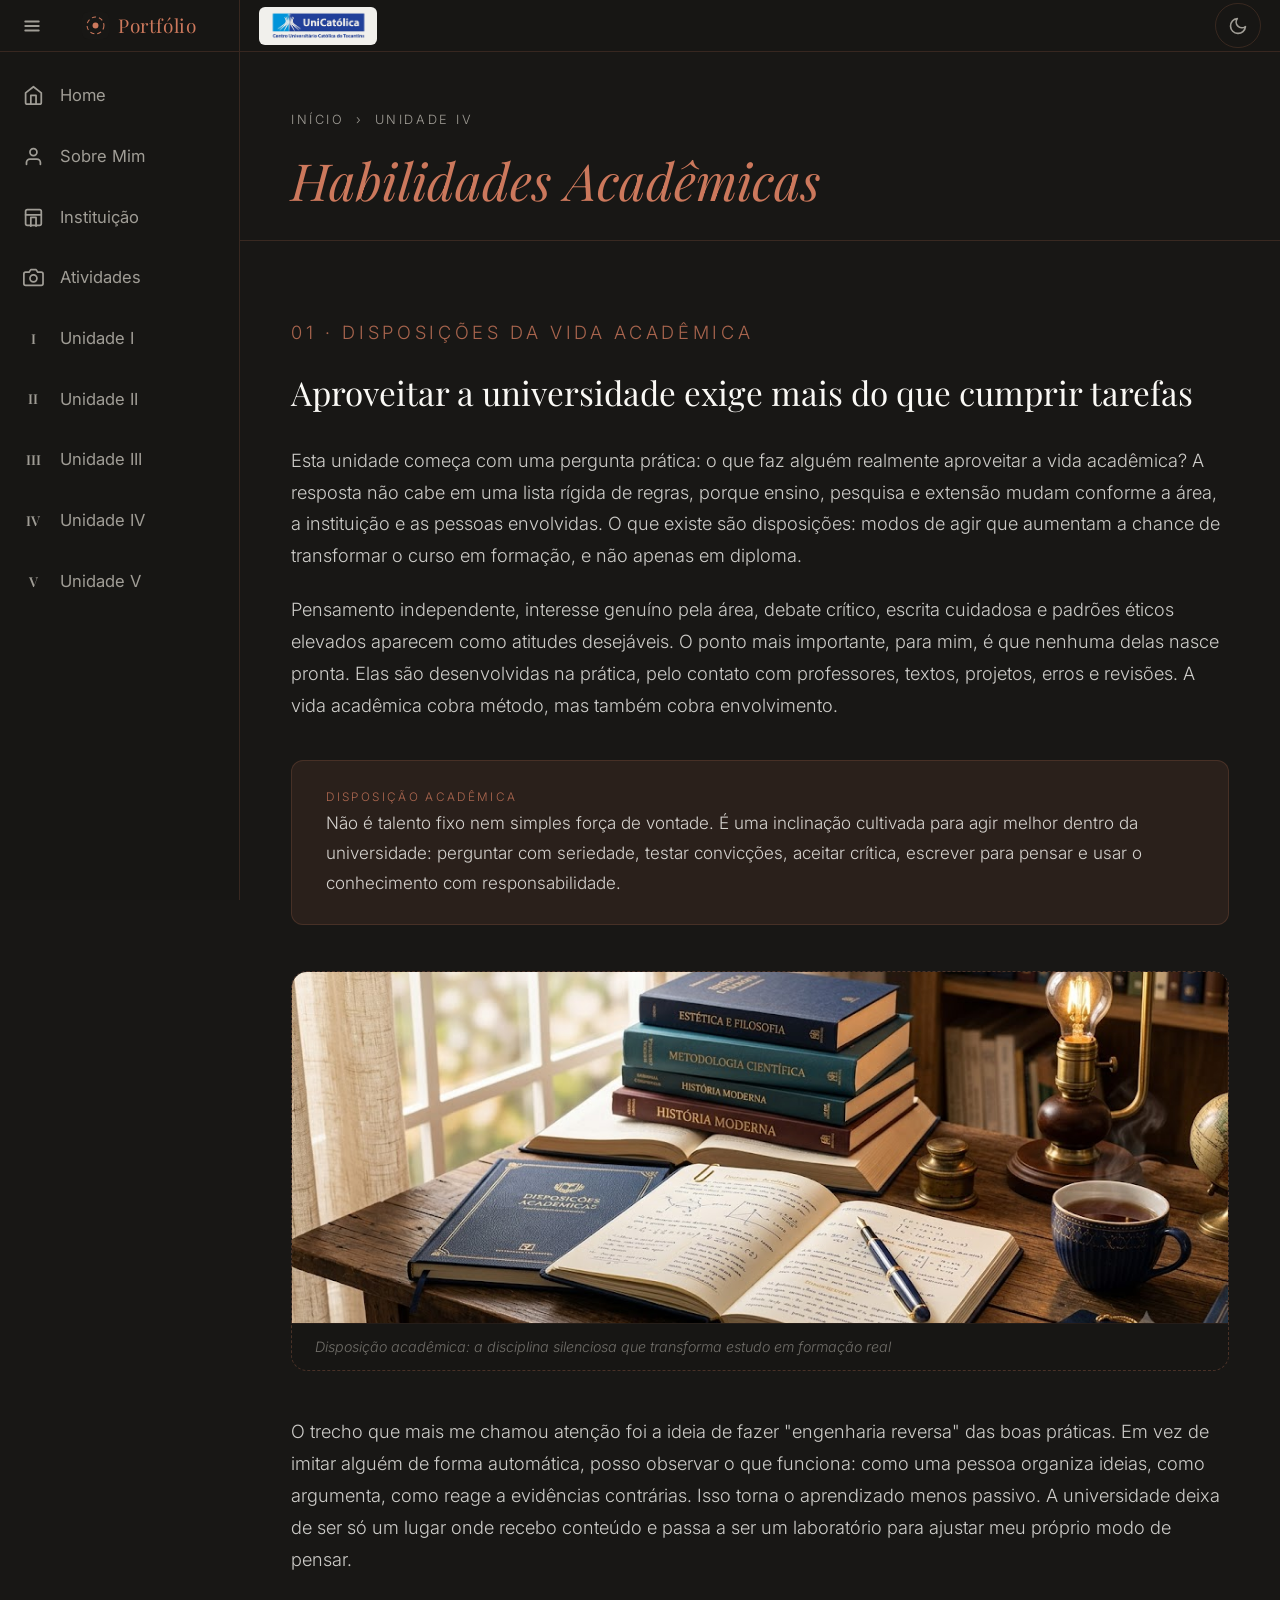
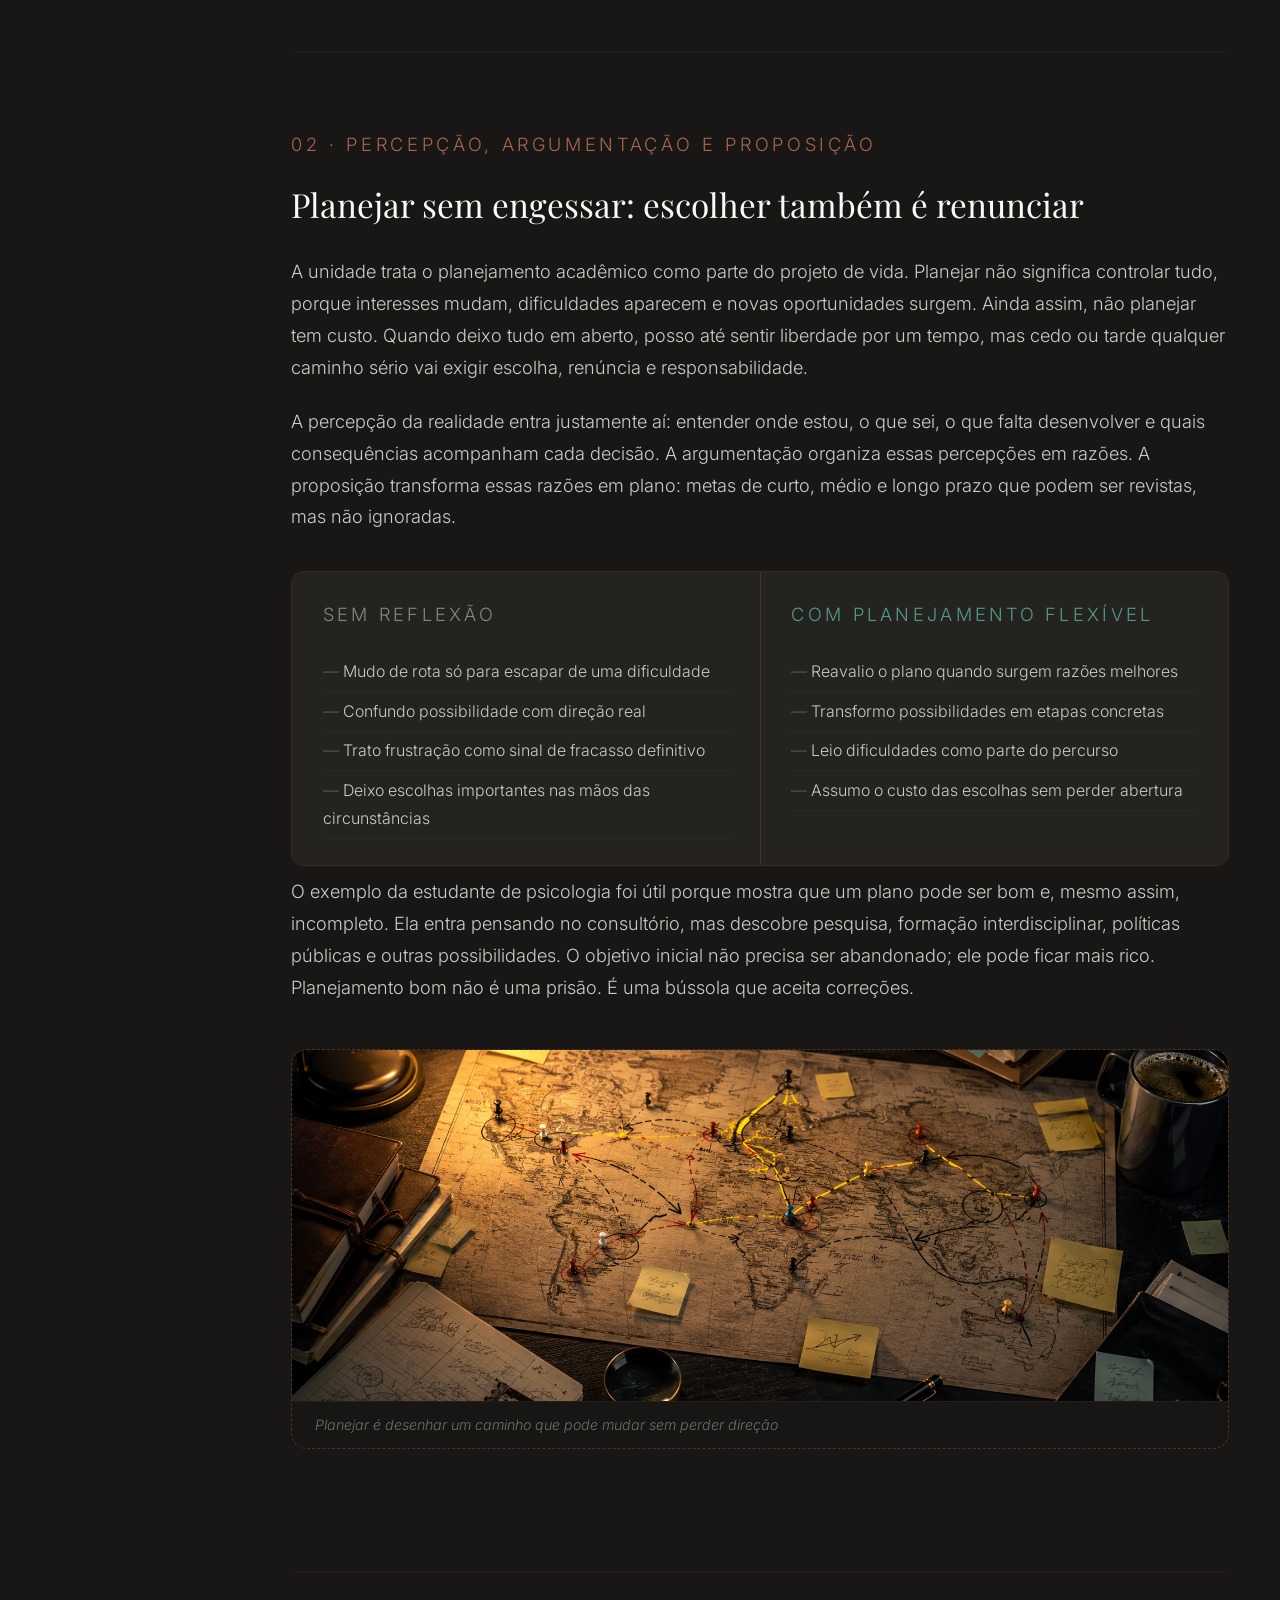
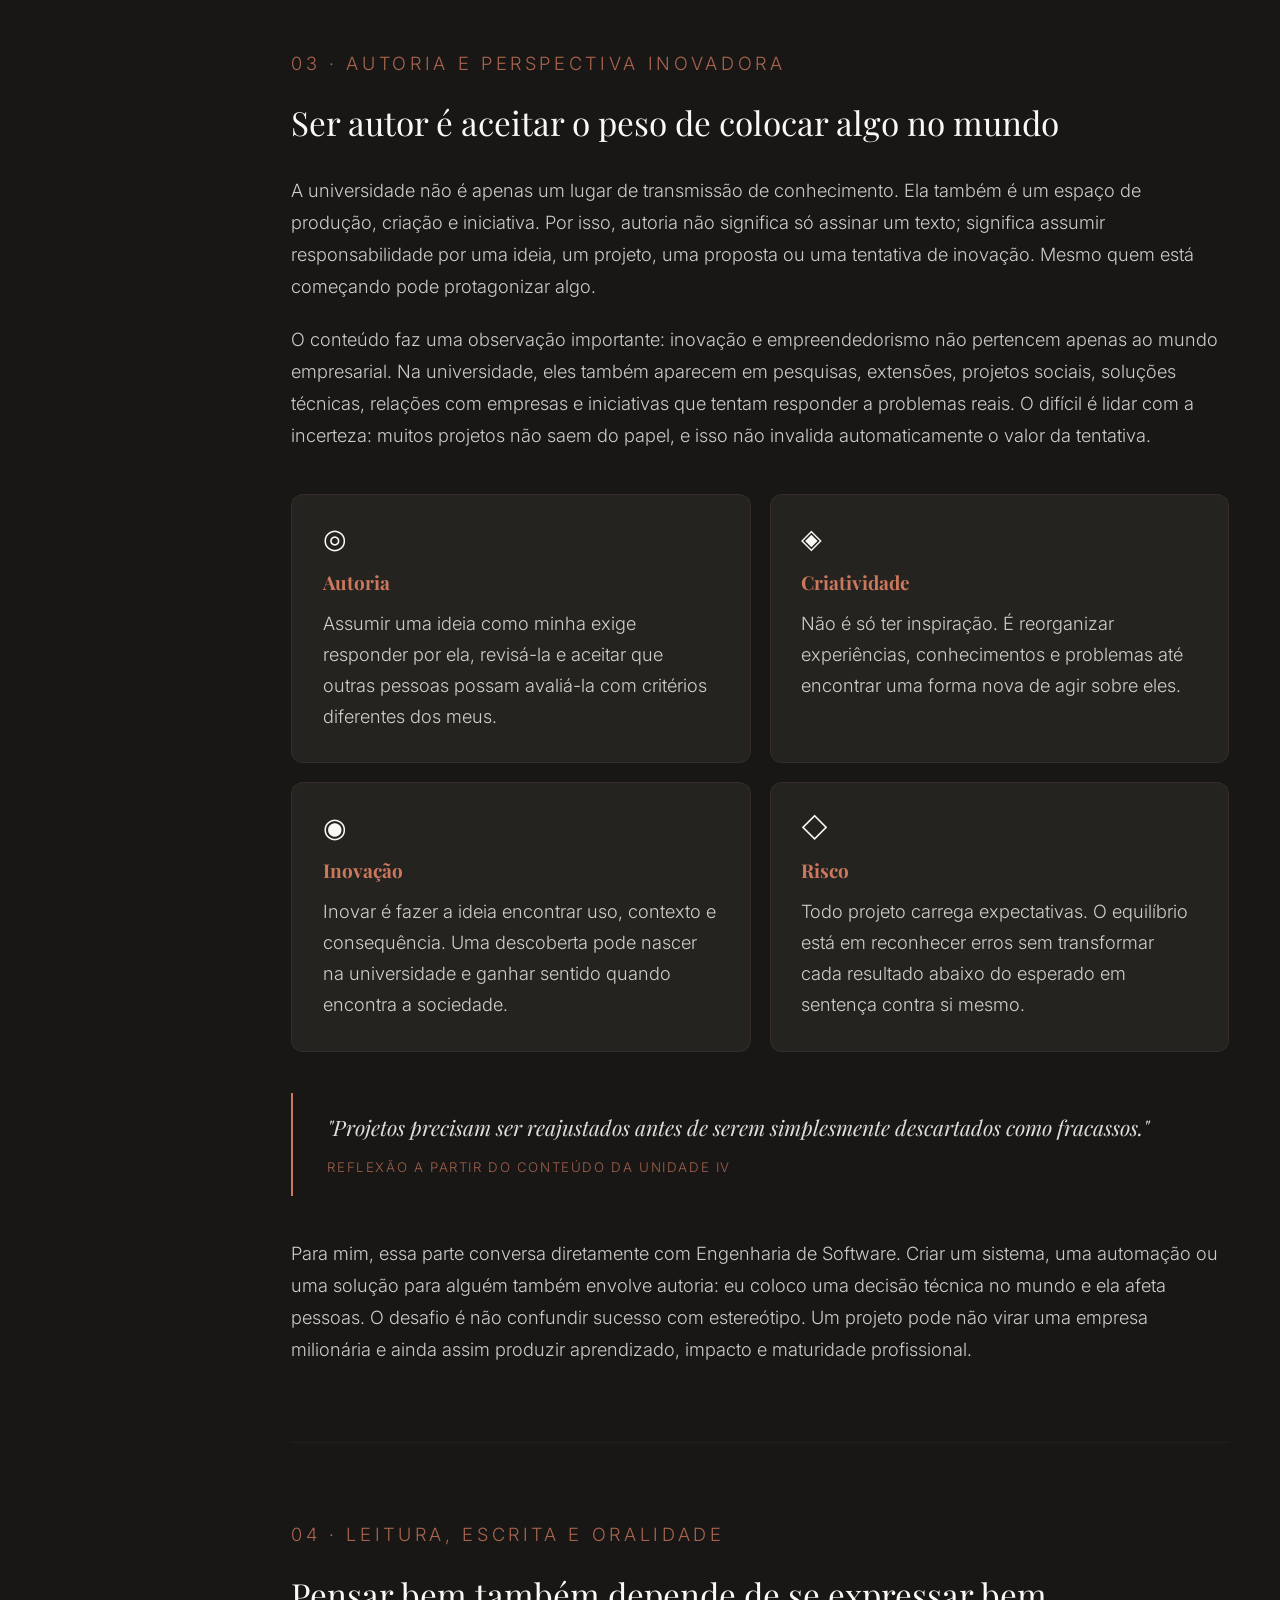
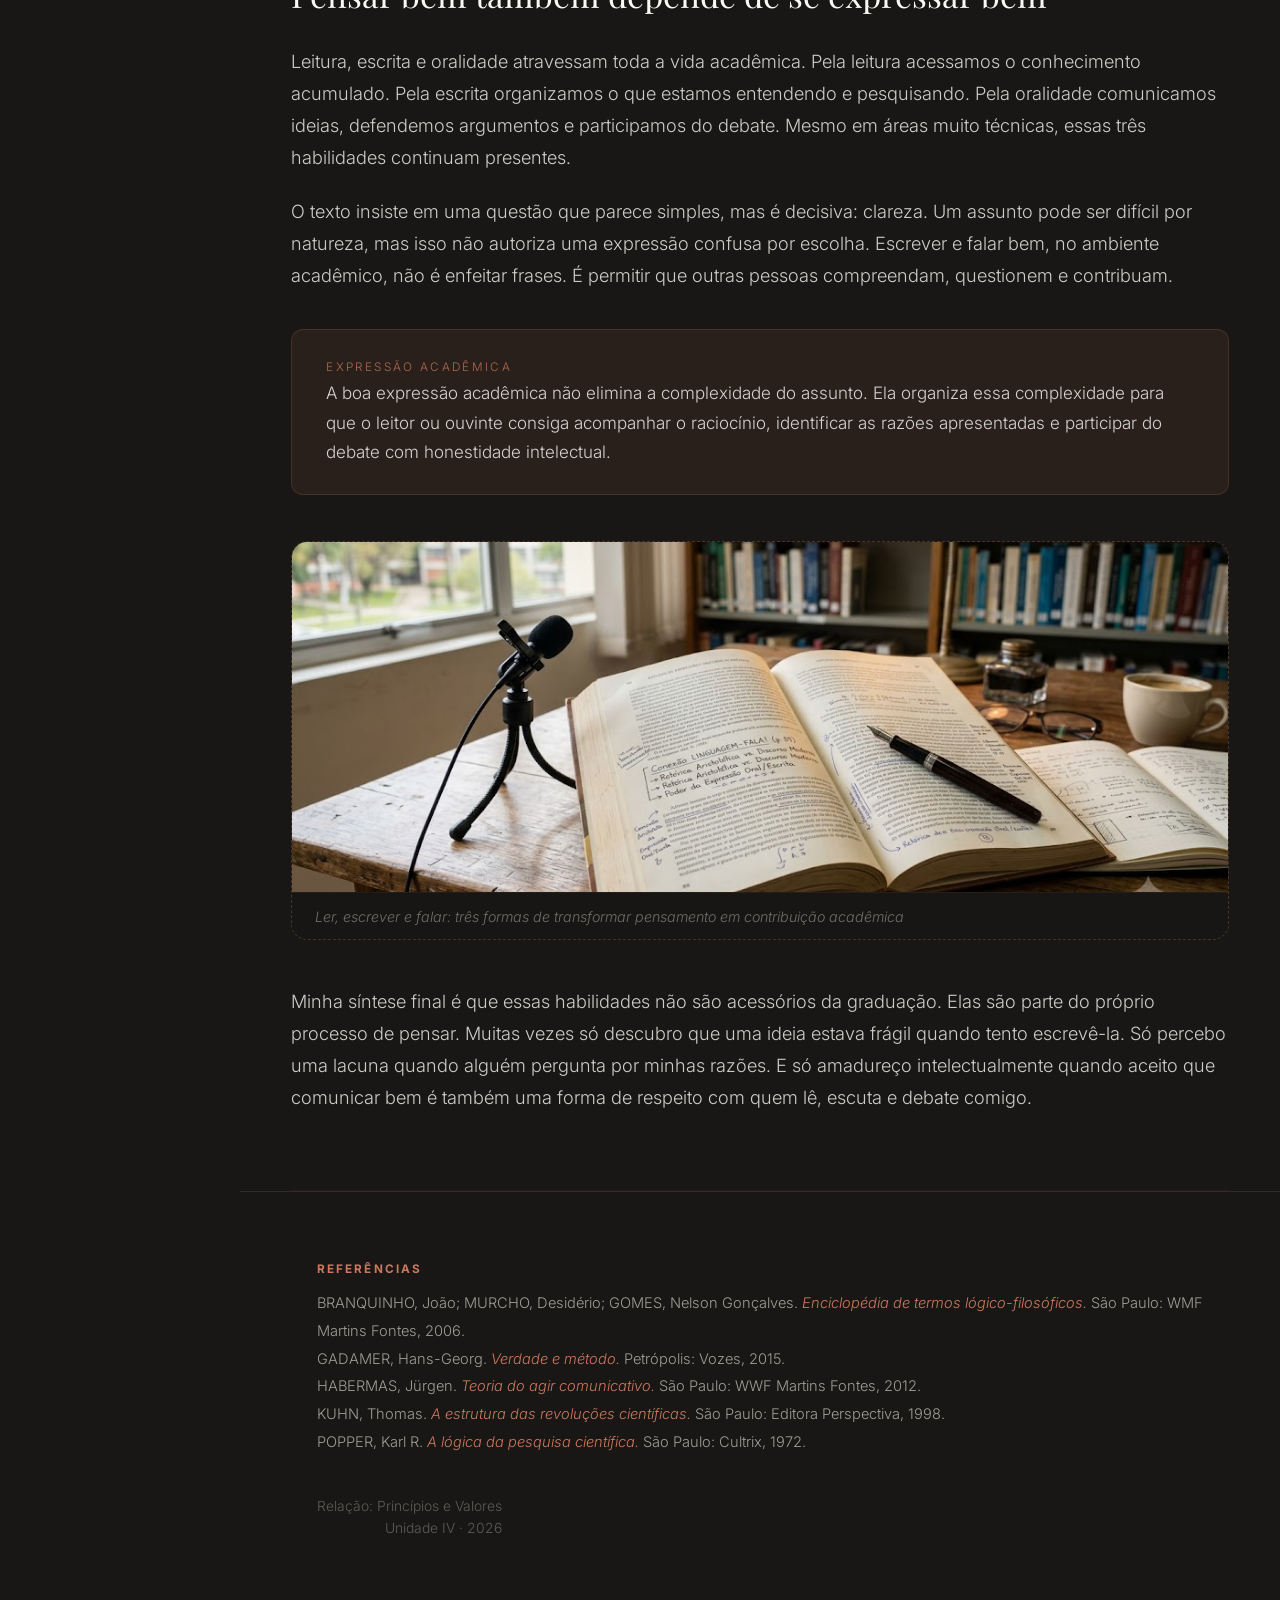
<file: pages/unidade-4/index.html>
<!DOCTYPE html>
<html lang="pt-BR">
<head>
  <meta charset="UTF-8">
  <meta name="viewport" content="width=device-width, initial-scale=1.0">
  <title>Unidade IV · Habilidades Acadêmicas — Portfólio</title>
  <link rel="preconnect" href="https://fonts.googleapis.com">
  <link rel="preconnect" href="https://fonts.gstatic.com" crossorigin>
  <link href="https://fonts.googleapis.com/css2?family=Playfair+Display:ital,wght@0,400;0,600;1,400&family=Inter:wght@300;400;500;600&display=swap" rel="stylesheet">
  <link rel="icon" href="../../assets/favicon.svg" type="image/svg+xml">
  <link rel="stylesheet" href="../../css/style.css">
  <script>(function(){var t=localStorage.getItem('portfolio-theme')||'dark';var s=localStorage.getItem('portfolio-sidebar')||'expanded';document.documentElement.setAttribute('data-theme',t);document.documentElement.setAttribute('data-sidebar-state',s);})();</script>
</head>
<body>

  <!-- TOP BAR -->
  <header class="topbar">
    <div class="topbar-left">
      <button class="topbar-hamburger" id="sidebarToggle" aria-label="Alternar menu">
        <svg width="18" height="18" viewBox="0 0 24 24" fill="none" stroke="currentColor" stroke-width="2.5" stroke-linecap="round" stroke-linejoin="round"><line x1="3" y1="6" x2="21" y2="6"/><line x1="3" y1="12" x2="21" y2="12"/><line x1="3" y1="18" x2="21" y2="18"/></svg>
      </button>
      <a href="../../" class="topbar-brand">
        <img src="../../assets/favicon.svg" class="topbar-brand-icon" alt="" aria-hidden="true">
        <span class="topbar-brand-text">Portfólio</span>
      </a>
    </div>
    <div class="topbar-right">
      <img src="../../assets/catolica-logo.png" class="topbar-institution-logo" alt="UniCatólica">
      <button class="theme-toggle" aria-label="Alternar tema">
      <svg class="icon-moon" width="15" height="15" viewBox="0 0 24 24" fill="none" stroke="currentColor" stroke-width="2" stroke-linecap="round" stroke-linejoin="round"><path d="M21 12.79A9 9 0 1 1 11.21 3 7 7 0 0 0 21 12.79z"/></svg>
      <svg class="icon-sun" width="15" height="15" viewBox="0 0 24 24" fill="none" stroke="currentColor" stroke-width="2" stroke-linecap="round" stroke-linejoin="round"><circle cx="12" cy="12" r="5"/><line x1="12" y1="1" x2="12" y2="3"/><line x1="12" y1="21" x2="12" y2="23"/><line x1="4.22" y1="4.22" x2="5.64" y2="5.64"/><line x1="18.36" y1="18.36" x2="19.78" y2="19.78"/><line x1="1" y1="12" x2="3" y2="12"/><line x1="21" y1="12" x2="23" y2="12"/><line x1="4.22" y1="19.78" x2="5.64" y2="18.36"/><line x1="18.36" y1="5.64" x2="19.78" y2="4.22"/></svg>
      </button>
    </div>
  </header>

  <!-- SIDEBAR -->
  <aside class="sidebar" id="sidebar">
    <nav class="sidebar-nav" aria-label="Navegação principal">
      <ul class="sidebar-links">
        <li>
          <a href="../../" class="sidebar-link" title="Home">
            <span class="sidebar-icon"><svg width="17" height="17" viewBox="0 0 24 24" fill="none" stroke="currentColor" stroke-width="2" stroke-linecap="round" stroke-linejoin="round"><path d="M3 9l9-7 9 7v11a2 2 0 0 1-2 2H5a2 2 0 0 1-2-2z"/><polyline points="9 22 9 12 15 12 15 22"/></svg></span>
            <span class="sidebar-text">Home</span>
          </a>
        </li>
        <li>
          <a href="../sobre-mim/" class="sidebar-link" title="Sobre Mim">
            <span class="sidebar-icon"><svg width="17" height="17" viewBox="0 0 24 24" fill="none" stroke="currentColor" stroke-width="2" stroke-linecap="round" stroke-linejoin="round"><path d="M20 21v-2a4 4 0 0 0-4-4H8a4 4 0 0 0-4 4v2"/><circle cx="12" cy="7" r="4"/></svg></span>
            <span class="sidebar-text">Sobre Mim</span>
          </a>
        </li>
        <li>
          <a href="../instituicao/" class="sidebar-link" title="Instituição">
            <span class="sidebar-icon"><svg width="17" height="17" viewBox="0 0 24 24" fill="none" stroke="currentColor" stroke-width="2" stroke-linecap="round" stroke-linejoin="round"><rect x="3" y="3" width="18" height="18" rx="2"/><path d="M9 22V12h6v10"/><path d="M3 9h18"/></svg></span>
            <span class="sidebar-text">Instituição</span>
          </a>
        </li>
        <li>
          <a href="../atividades/" class="sidebar-link ">
            <span class="sidebar-icon"><svg width="15" height="15" viewBox="0 0 24 24" fill="none" stroke="currentColor" stroke-width="2" stroke-linecap="round" stroke-linejoin="round"><path d="M23 19a2 2 0 0 1-2 2H3a2 2 0 0 1-2-2V8a2 2 0 0 1 2-2h4l2-3h6l2 3h4a2 2 0 0 1 2 2z"/><circle cx="12" cy="13" r="4"/></svg></span>
            <span class="sidebar-text">Atividades</span>
          </a>
        </li>
        <li>
          <a href="../unidade-1/" class="sidebar-link ">
            <span class="sidebar-icon sidebar-roman">I</span>
            <span class="sidebar-text">Unidade I</span>
          </a>
        </li>
        <li>
          <a href="../unidade-2/" class="sidebar-link ">
            <span class="sidebar-icon sidebar-roman">II</span>
            <span class="sidebar-text">Unidade II</span>
          </a>
        </li>
        <li>
          <a href="../unidade-3/" class="sidebar-link ">
            <span class="sidebar-icon sidebar-roman">III</span>
            <span class="sidebar-text">Unidade III</span>
          </a>
        </li>
        <li>
          <a href="../unidade-4/" class="sidebar-link ">
            <span class="sidebar-icon sidebar-roman">IV</span>
            <span class="sidebar-text">Unidade IV</span>
          </a>
        </li>
        <li>
          <a href="../unidade-5/" class="sidebar-link ">
            <span class="sidebar-icon sidebar-roman">V</span>
            <span class="sidebar-text">Unidade V</span>
          </a>
        </li>
      </ul>
    </nav>
  </aside>
  <div class="sidebar-overlay" id="sidebarOverlay"></div>

  <!-- CABEÇALHO DA PÁGINA -->
  <header class="page-header" id="unidade-4">
    <p class="page-header-breadcrumb">
      <a href="../../">Início</a>
      <span aria-hidden="true">›</span>
      Unidade IV
    </p>
    <h1 class="page-header-title"><em>Habilidades Acadêmicas</em></h1>
  </header>

  <!-- CONTEÚDO -->
  <main class="page-content">

    <!-- ── 01: Disposições da Vida Acadêmica ─────────────── -->
    <section class="topic" id="disposicoes-academicas">
      <p class="topic-num">01 · Disposições da Vida Acadêmica</p>
      <h2 class="topic-title">Aproveitar a universidade exige mais do que cumprir tarefas</h2>

      <p>
        Esta unidade começa com uma pergunta prática: o que faz alguém realmente aproveitar a
        vida acadêmica? A resposta não cabe em uma lista rígida de regras, porque ensino,
        pesquisa e extensão mudam conforme a área, a instituição e as pessoas envolvidas. O
        que existe são disposições: modos de agir que aumentam a chance de transformar o curso
        em formação, e não apenas em diploma.
      </p>
      <p>
        Pensamento independente, interesse genuíno pela área, debate crítico, escrita cuidadosa
        e padrões éticos elevados aparecem como atitudes desejáveis. O ponto mais importante,
        para mim, é que nenhuma delas nasce pronta. Elas são desenvolvidas na prática, pelo
        contato com professores, textos, projetos, erros e revisões. A vida acadêmica cobra
        método, mas também cobra envolvimento.
      </p>

      <div class="concept-box">
        <p class="label">Disposição acadêmica</p>
        <p>
          Não é talento fixo nem simples força de vontade. É uma inclinação cultivada para agir
          melhor dentro da universidade: perguntar com seriedade, testar convicções, aceitar
          crítica, escrever para pensar e usar o conhecimento com responsabilidade.
        </p>
      </div>

      <figure class="img-slot" id="img-disposicoes">
        <img src="../../assets/unidade-IV/disposicoes-academicas.jpg" alt="Disposições Acadêmicas">
        <figcaption>Disposição acadêmica: a disciplina silenciosa que transforma estudo em formação real</figcaption>
      </figure>

      <p>
        O trecho que mais me chamou atenção foi a ideia de fazer "engenharia reversa" das boas
        práticas. Em vez de imitar alguém de forma automática, posso observar o que funciona:
        como uma pessoa organiza ideias, como argumenta, como reage a evidências contrárias.
        Isso torna o aprendizado menos passivo. A universidade deixa de ser só um lugar onde
        recebo conteúdo e passa a ser um laboratório para ajustar meu próprio modo de pensar.
      </p>
    </section>

    <!-- ── 02: Percepção, Argumentação e Proposição ──────── -->
    <section class="topic" id="percepcao-argumentacao">
      <p class="topic-num">02 · Percepção, Argumentação e Proposição</p>
      <h2 class="topic-title">Planejar sem engessar: escolher também é renunciar</h2>

      <p>
        A unidade trata o planejamento acadêmico como parte do projeto de vida. Planejar não
        significa controlar tudo, porque interesses mudam, dificuldades aparecem e novas
        oportunidades surgem. Ainda assim, não planejar tem custo. Quando deixo tudo em aberto,
        posso até sentir liberdade por um tempo, mas cedo ou tarde qualquer caminho sério vai
        exigir escolha, renúncia e responsabilidade.
      </p>
      <p>
        A percepção da realidade entra justamente aí: entender onde estou, o que sei, o que
        falta desenvolver e quais consequências acompanham cada decisão. A argumentação organiza
        essas percepções em razões. A proposição transforma essas razões em plano: metas de
        curto, médio e longo prazo que podem ser revistas, mas não ignoradas.
      </p>

      <div class="mindset-wrap">
        <div class="mindset-col">
          <p class="mindset-col-label">Sem reflexão</p>
          <ul>
            <li>Mudo de rota só para escapar de uma dificuldade</li>
            <li>Confundo possibilidade com direção real</li>
            <li>Trato frustração como sinal de fracasso definitivo</li>
            <li>Deixo escolhas importantes nas mãos das circunstâncias</li>
          </ul>
        </div>
        <div class="mindset-col">
          <p class="mindset-col-label">Com planejamento flexível</p>
          <ul>
            <li>Reavalio o plano quando surgem razões melhores</li>
            <li>Transformo possibilidades em etapas concretas</li>
            <li>Leio dificuldades como parte do percurso</li>
            <li>Assumo o custo das escolhas sem perder abertura</li>
          </ul>
        </div>
      </div>

      <p>
        O exemplo da estudante de psicologia foi útil porque mostra que um plano pode ser bom
        e, mesmo assim, incompleto. Ela entra pensando no consultório, mas descobre pesquisa,
        formação interdisciplinar, políticas públicas e outras possibilidades. O objetivo
        inicial não precisa ser abandonado; ele pode ficar mais rico. Planejamento bom não é
        uma prisão. É uma bússola que aceita correções.
      </p>

      <figure class="img-slot" id="img-planejamento-academico">
        <img src="../../assets/unidade-IV/planejamento-academico.png" alt="Planejamento Acadêmico">
        <figcaption>Planejar é desenhar um caminho que pode mudar sem perder direção</figcaption>
      </figure>
    </section>

    <!-- ── 03: Autoria e Perspectiva Inovadora ───────────── -->
    <section class="topic" id="autoria-inovacao">
      <p class="topic-num">03 · Autoria e Perspectiva Inovadora</p>
      <h2 class="topic-title">Ser autor é aceitar o peso de colocar algo no mundo</h2>

      <p>
        A universidade não é apenas um lugar de transmissão de conhecimento. Ela também é um
        espaço de produção, criação e iniciativa. Por isso, autoria não significa só assinar um
        texto; significa assumir responsabilidade por uma ideia, um projeto, uma proposta ou
        uma tentativa de inovação. Mesmo quem está começando pode protagonizar algo.
      </p>
      <p>
        O conteúdo faz uma observação importante: inovação e empreendedorismo não pertencem
        apenas ao mundo empresarial. Na universidade, eles também aparecem em pesquisas,
        extensões, projetos sociais, soluções técnicas, relações com empresas e iniciativas
        que tentam responder a problemas reais. O difícil é lidar com a incerteza: muitos
        projetos não saem do papel, e isso não invalida automaticamente o valor da tentativa.
      </p>

      <div class="relations-grid">
        <div class="rel-card">
          <div class="rel-icon">◎</div>
          <h3 class="rel-title">Autoria</h3>
          <p class="rel-text">
            Assumir uma ideia como minha exige responder por ela, revisá-la e aceitar que
            outras pessoas possam avaliá-la com critérios diferentes dos meus.
          </p>
        </div>

        <div class="rel-card">
          <div class="rel-icon">◈</div>
          <h3 class="rel-title">Criatividade</h3>
          <p class="rel-text">
            Não é só ter inspiração. É reorganizar experiências, conhecimentos e problemas
            até encontrar uma forma nova de agir sobre eles.
          </p>
        </div>

        <div class="rel-card">
          <div class="rel-icon">◉</div>
          <h3 class="rel-title">Inovação</h3>
          <p class="rel-text">
            Inovar é fazer a ideia encontrar uso, contexto e consequência. Uma descoberta
            pode nascer na universidade e ganhar sentido quando encontra a sociedade.
          </p>
        </div>

        <div class="rel-card">
          <div class="rel-icon">◇</div>
          <h3 class="rel-title">Risco</h3>
          <p class="rel-text">
            Todo projeto carrega expectativas. O equilíbrio está em reconhecer erros sem
            transformar cada resultado abaixo do esperado em sentença contra si mesmo.
          </p>
        </div>
      </div>

      <div class="pull-quote">
        <blockquote>
          "Projetos precisam ser reajustados antes de serem simplesmente descartados como fracassos."
        </blockquote>
        <cite>Reflexão a partir do conteúdo da Unidade IV</cite>
      </div>

      <p>
        Para mim, essa parte conversa diretamente com Engenharia de Software. Criar um sistema,
        uma automação ou uma solução para alguém também envolve autoria: eu coloco uma decisão
        técnica no mundo e ela afeta pessoas. O desafio é não confundir sucesso com estereótipo.
        Um projeto pode não virar uma empresa milionária e ainda assim produzir aprendizado,
        impacto e maturidade profissional.
      </p>
    </section>

    <!-- ── 04: Leitura, Escrita e Oralidade ──────────────── -->
    <section class="topic" id="leitura-escrita-oralidade">
      <p class="topic-num">04 · Leitura, Escrita e Oralidade</p>
      <h2 class="topic-title">Pensar bem também depende de se expressar bem</h2>

      <p>
        Leitura, escrita e oralidade atravessam toda a vida acadêmica. Pela leitura acessamos
        o conhecimento acumulado. Pela escrita organizamos o que estamos entendendo e
        pesquisando. Pela oralidade comunicamos ideias, defendemos argumentos e participamos
        do debate. Mesmo em áreas muito técnicas, essas três habilidades continuam presentes.
      </p>
      <p>
        O texto insiste em uma questão que parece simples, mas é decisiva: clareza. Um assunto
        pode ser difícil por natureza, mas isso não autoriza uma expressão confusa por escolha.
        Escrever e falar bem, no ambiente acadêmico, não é enfeitar frases. É permitir que
        outras pessoas compreendam, questionem e contribuam.
      </p>

      <div class="concept-box">
        <p class="label">Expressão acadêmica</p>
        <p>
          A boa expressão acadêmica não elimina a complexidade do assunto. Ela organiza essa
          complexidade para que o leitor ou ouvinte consiga acompanhar o raciocínio, identificar
          as razões apresentadas e participar do debate com honestidade intelectual.
        </p>
      </div>

      <figure class="img-slot" id="img-expressao-academica">
        <img src="../../assets/unidade-IV/expressao-academica.jpg" alt="Expressão Acadêmica">
        <figcaption>Ler, escrever e falar: três formas de transformar pensamento em contribuição acadêmica</figcaption>
      </figure>

      <p>
        Minha síntese final é que essas habilidades não são acessórios da graduação. Elas são
        parte do próprio processo de pensar. Muitas vezes só descubro que uma ideia estava
        frágil quando tento escrevê-la. Só percebo uma lacuna quando alguém pergunta por minhas
        razões. E só amadureço intelectualmente quando aceito que comunicar bem é também uma
        forma de respeito com quem lê, escuta e debate comigo.
      </p>
    </section>

  </main>

  <!-- RODAPÉ -->
  <footer>
    <div class="footer-refs">
      <strong>Referências</strong>
      BRANQUINHO, João; MURCHO, Desidério; GOMES, Nelson Gonçalves. <em>Enciclopédia de termos lógico-filosóficos.</em> São Paulo: WMF Martins Fontes, 2006.<br>
      GADAMER, Hans-Georg. <em>Verdade e método.</em> Petrópolis: Vozes, 2015.<br>
      HABERMAS, Jürgen. <em>Teoria do agir comunicativo.</em> São Paulo: WWF Martins Fontes, 2012.<br>
      KUHN, Thomas. <em>A estrutura das revoluções científicas.</em> São Paulo: Editora Perspectiva, 1998.<br>
      POPPER, Karl R. <em>A lógica da pesquisa científica.</em> São Paulo: Cultrix, 1972.
    </div>
    <div class="footer-meta">
      Relação: Princípios e Valores<br>
      Unidade IV · 2026
    </div>
  </footer>

  <script src="../../js/main.js"></script>
</body>
</html>
</file>
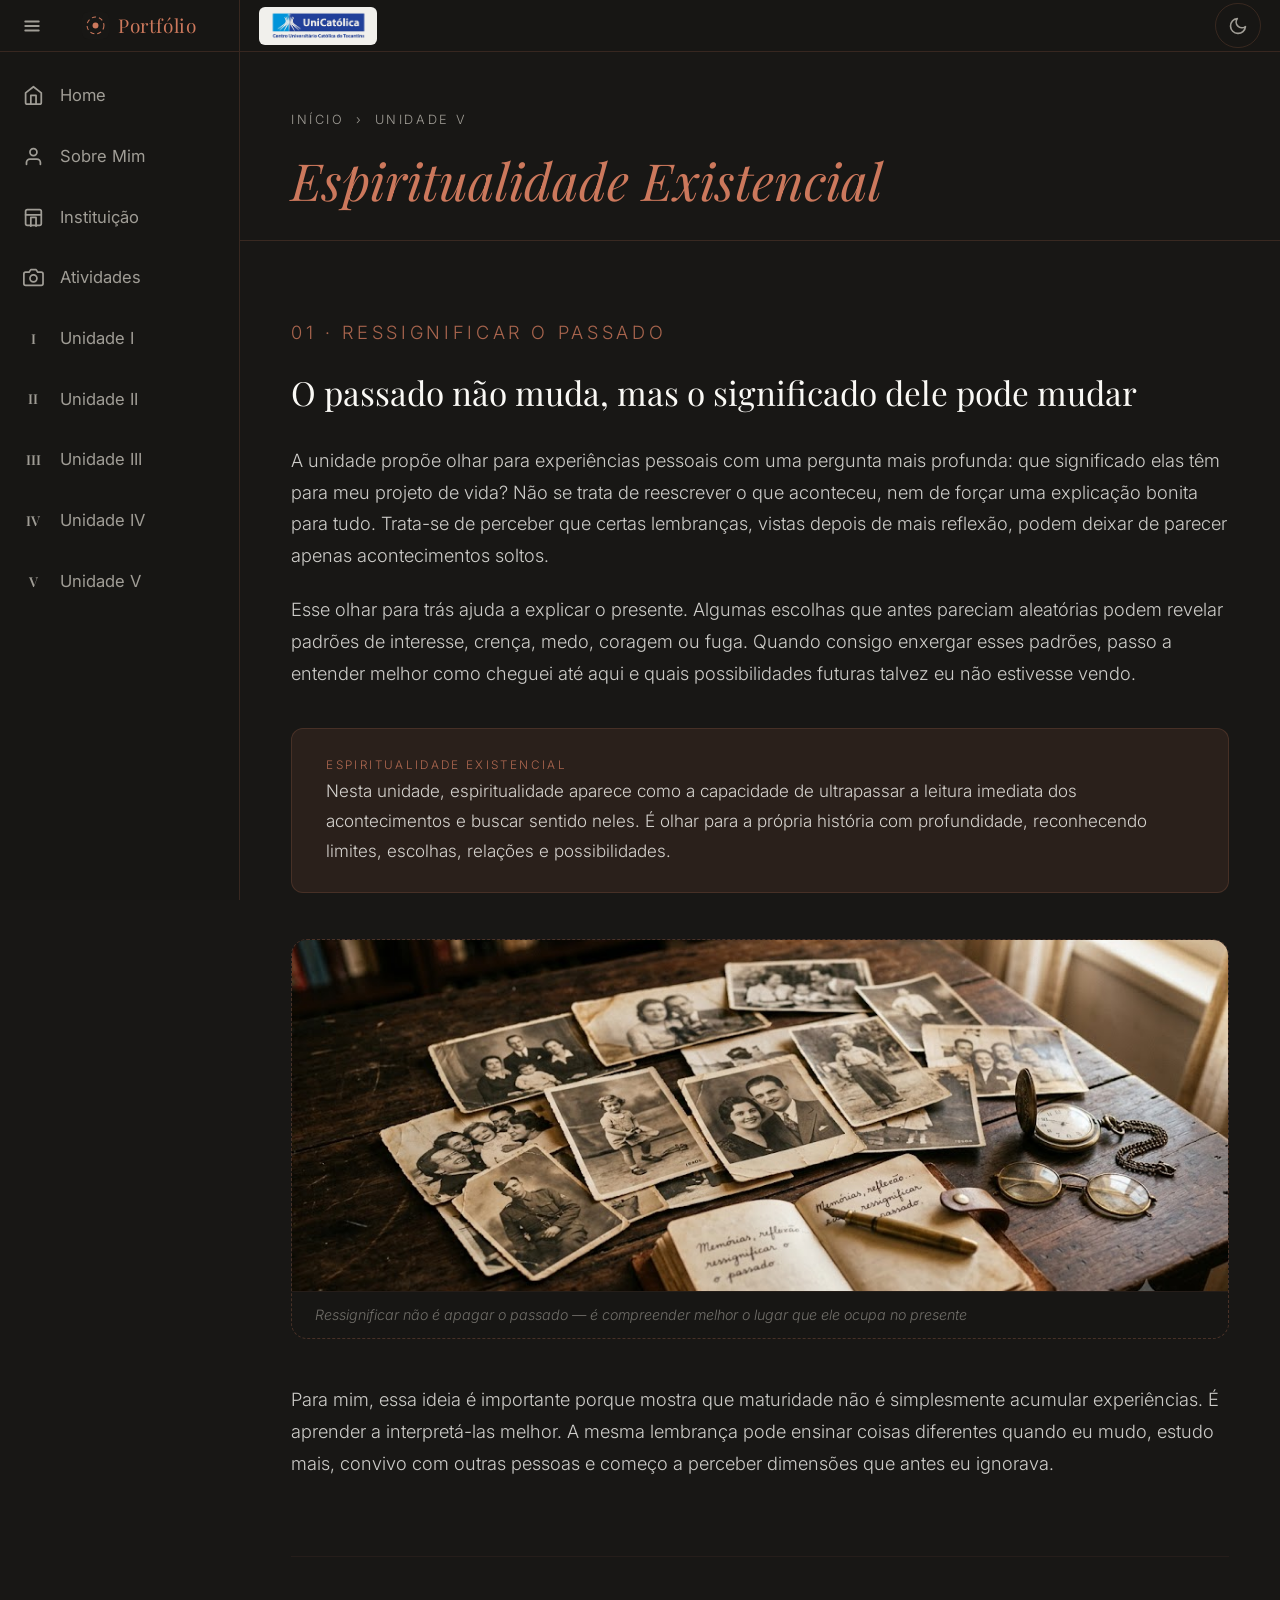
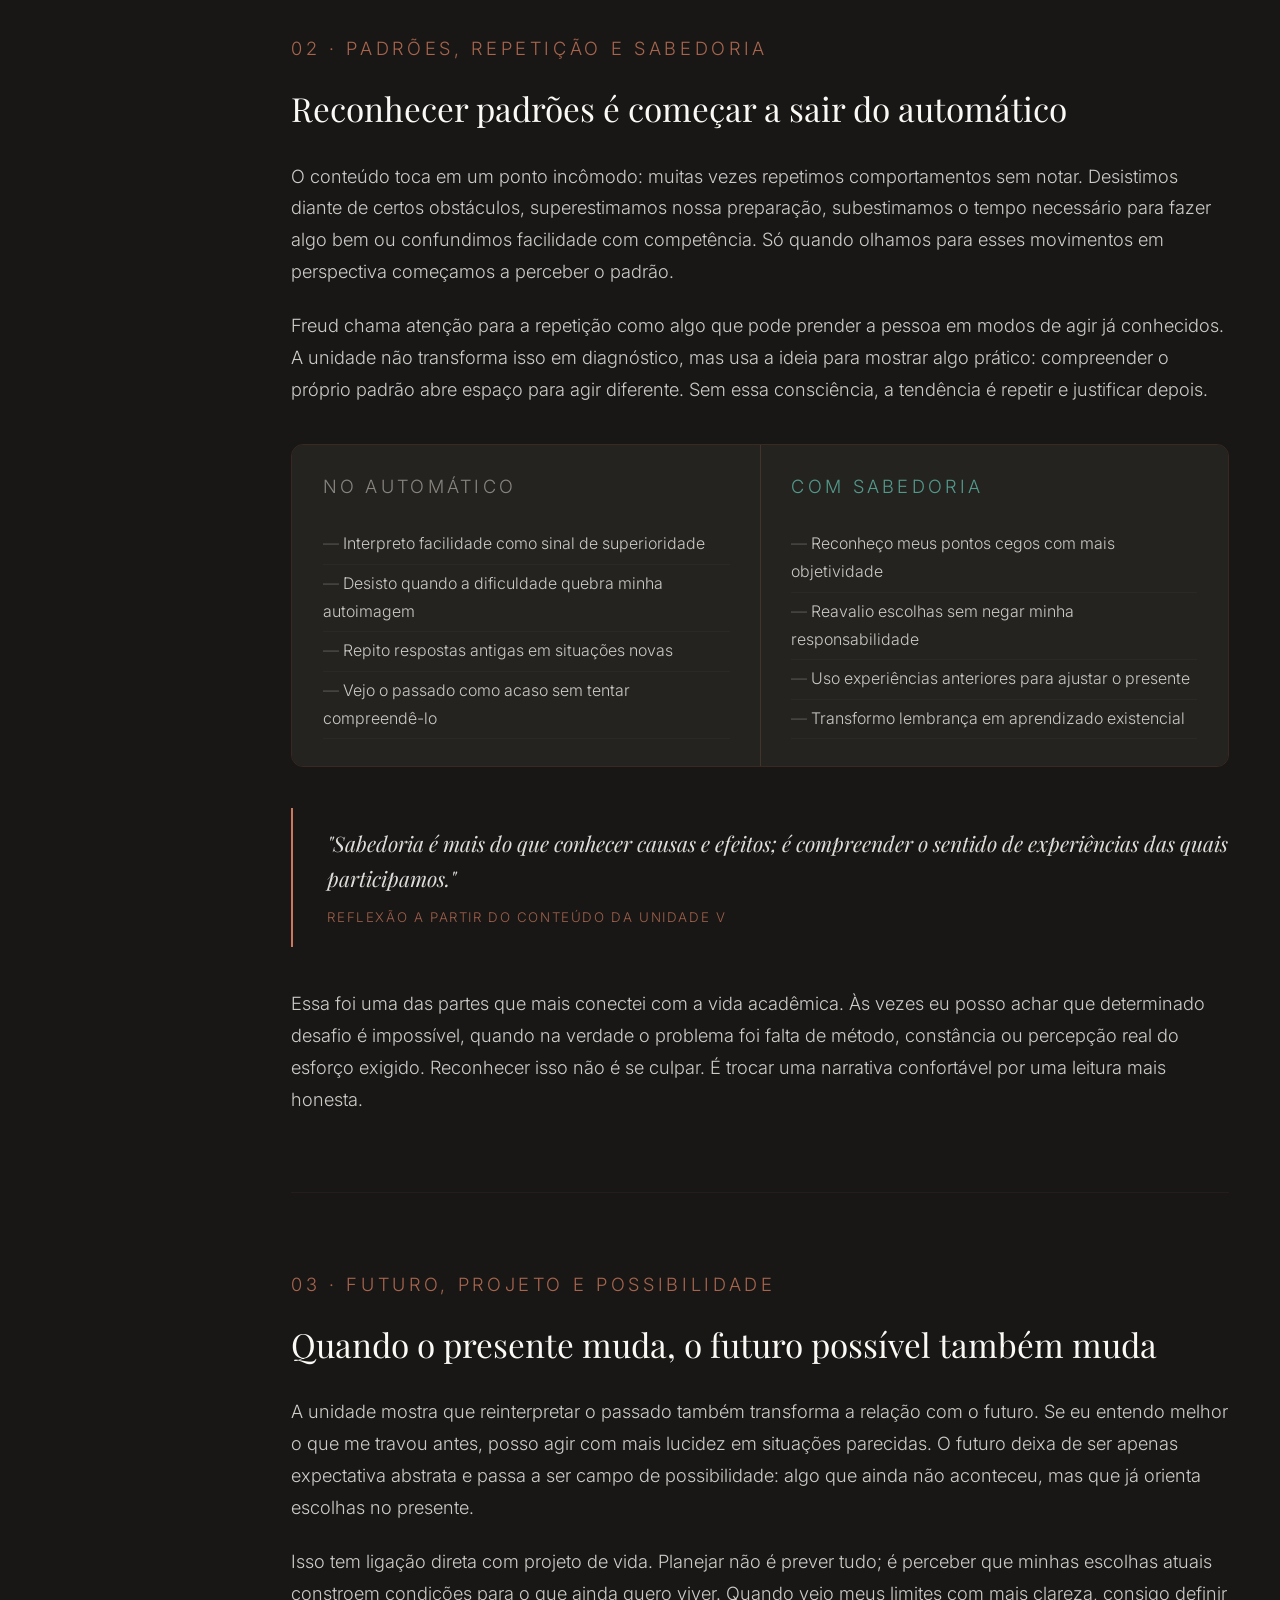
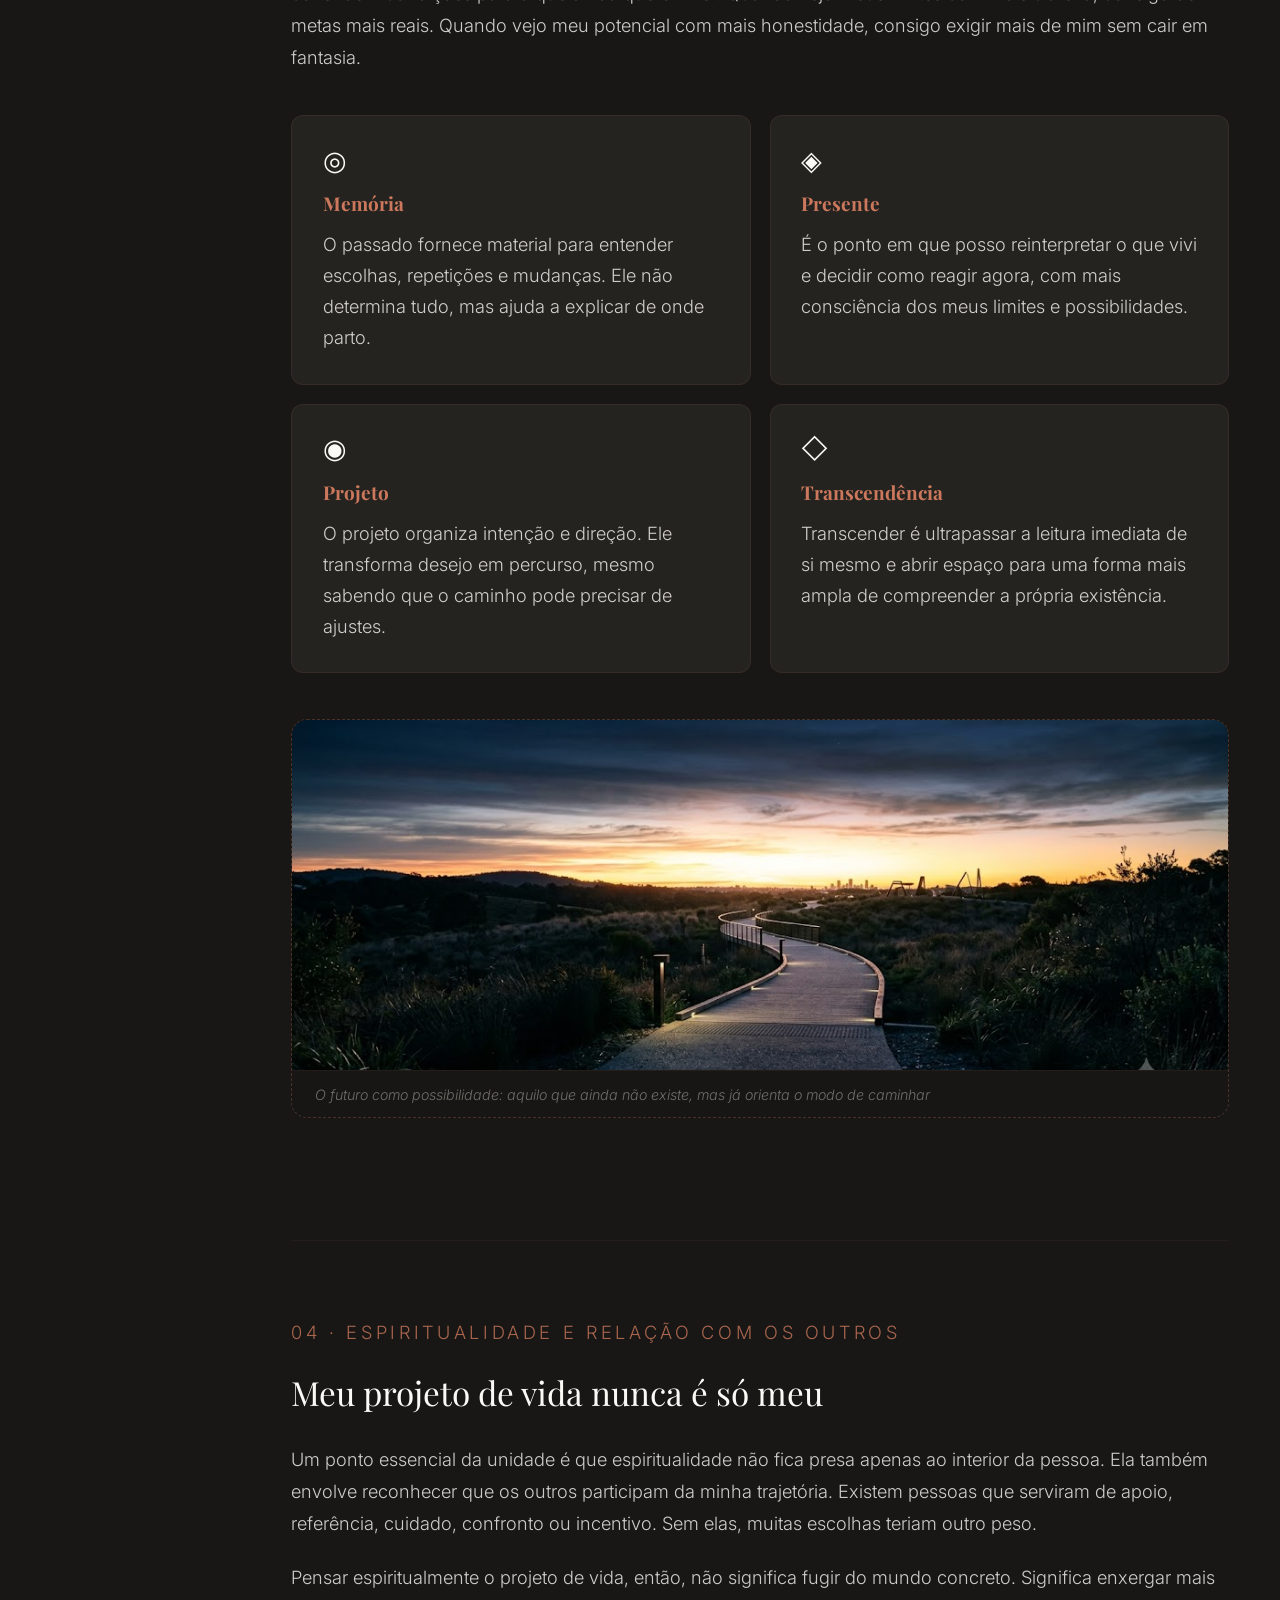
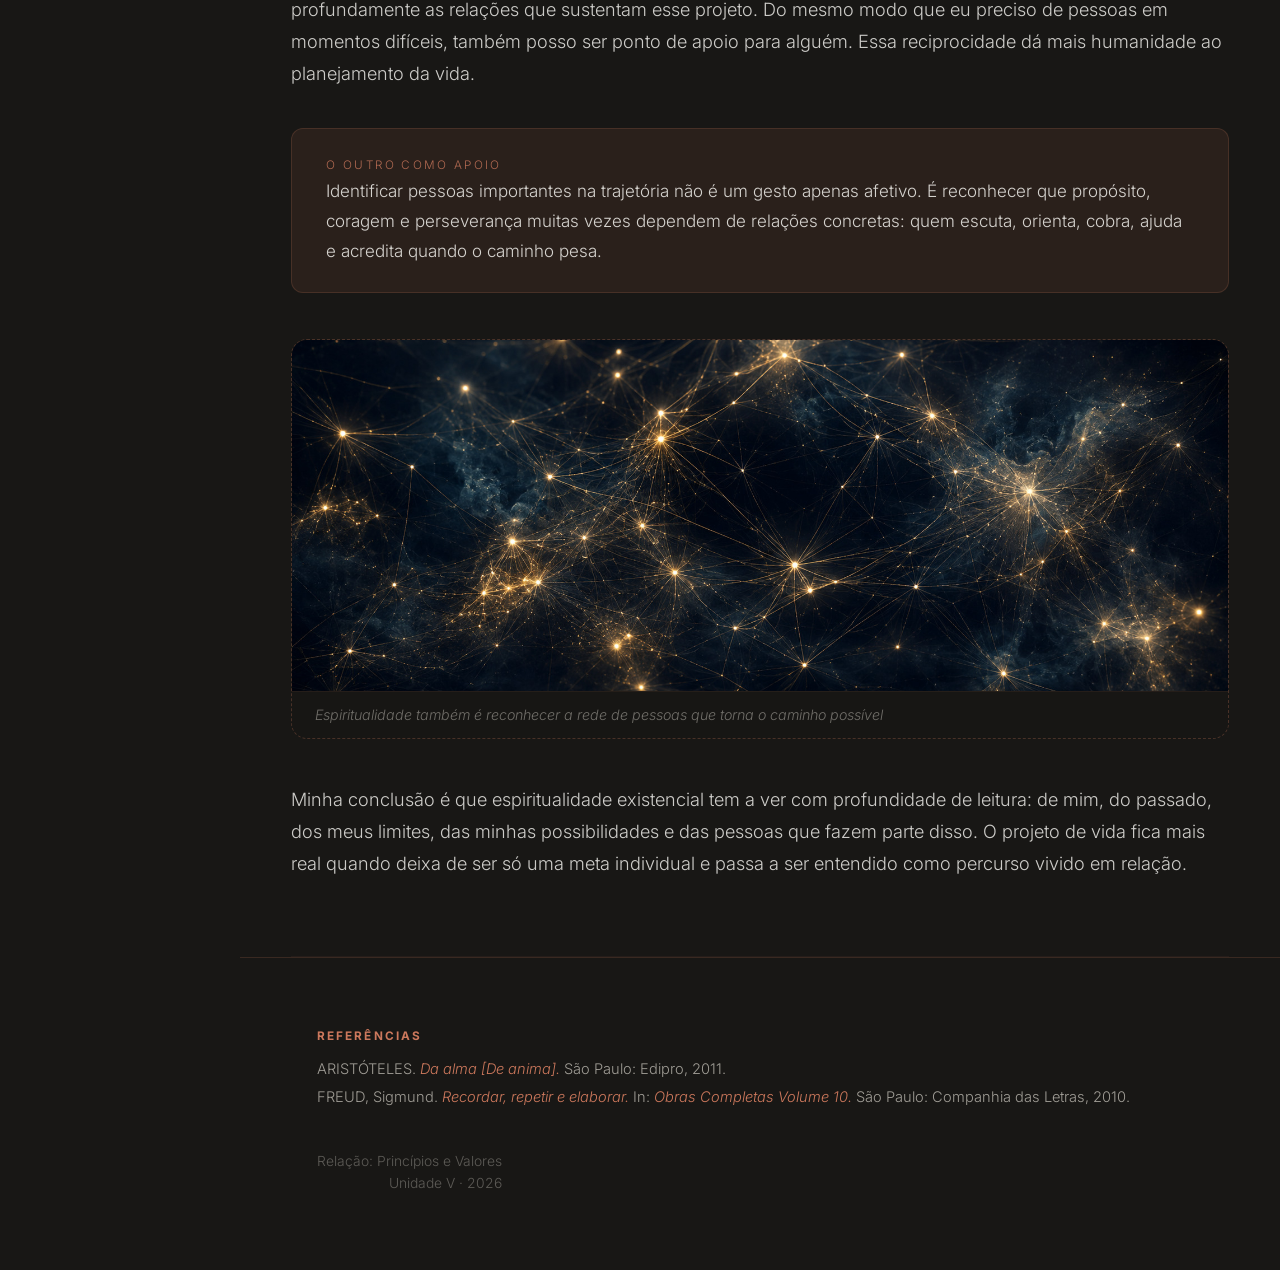
<file: pages/unidade-5/index.html>
<!DOCTYPE html>
<html lang="pt-BR">
<head>
  <meta charset="UTF-8">
  <meta name="viewport" content="width=device-width, initial-scale=1.0">
  <title>Unidade V · Espiritualidade Existencial — Portfólio</title>
  <link rel="preconnect" href="https://fonts.googleapis.com">
  <link rel="preconnect" href="https://fonts.gstatic.com" crossorigin>
  <link href="https://fonts.googleapis.com/css2?family=Playfair+Display:ital,wght@0,400;0,600;1,400&family=Inter:wght@300;400;500;600&display=swap" rel="stylesheet">
  <link rel="icon" href="../../assets/favicon.svg" type="image/svg+xml">
  <link rel="stylesheet" href="../../css/style.css">
  <script>(function(){var t=localStorage.getItem('portfolio-theme')||'dark';var s=localStorage.getItem('portfolio-sidebar')||'expanded';document.documentElement.setAttribute('data-theme',t);document.documentElement.setAttribute('data-sidebar-state',s);})();</script>
</head>
<body>

  <!-- TOP BAR -->
  <header class="topbar">
    <div class="topbar-left">
      <button class="topbar-hamburger" id="sidebarToggle" aria-label="Alternar menu">
        <svg width="18" height="18" viewBox="0 0 24 24" fill="none" stroke="currentColor" stroke-width="2.5" stroke-linecap="round" stroke-linejoin="round"><line x1="3" y1="6" x2="21" y2="6"/><line x1="3" y1="12" x2="21" y2="12"/><line x1="3" y1="18" x2="21" y2="18"/></svg>
      </button>
      <a href="../../" class="topbar-brand">
        <img src="../../assets/favicon.svg" class="topbar-brand-icon" alt="" aria-hidden="true">
        <span class="topbar-brand-text">Portfólio</span>
      </a>
    </div>
    <div class="topbar-right">
      <img src="../../assets/catolica-logo.png" class="topbar-institution-logo" alt="UniCatólica">
      <button class="theme-toggle" aria-label="Alternar tema">
      <svg class="icon-moon" width="15" height="15" viewBox="0 0 24 24" fill="none" stroke="currentColor" stroke-width="2" stroke-linecap="round" stroke-linejoin="round"><path d="M21 12.79A9 9 0 1 1 11.21 3 7 7 0 0 0 21 12.79z"/></svg>
      <svg class="icon-sun" width="15" height="15" viewBox="0 0 24 24" fill="none" stroke="currentColor" stroke-width="2" stroke-linecap="round" stroke-linejoin="round"><circle cx="12" cy="12" r="5"/><line x1="12" y1="1" x2="12" y2="3"/><line x1="12" y1="21" x2="12" y2="23"/><line x1="4.22" y1="4.22" x2="5.64" y2="5.64"/><line x1="18.36" y1="18.36" x2="19.78" y2="19.78"/><line x1="1" y1="12" x2="3" y2="12"/><line x1="21" y1="12" x2="23" y2="12"/><line x1="4.22" y1="19.78" x2="5.64" y2="18.36"/><line x1="18.36" y1="5.64" x2="19.78" y2="4.22"/></svg>
      </button>
    </div>
  </header>

  <!-- SIDEBAR -->
  <aside class="sidebar" id="sidebar">
    <nav class="sidebar-nav" aria-label="Navegação principal">
      <ul class="sidebar-links">
        <li>
          <a href="../../" class="sidebar-link" title="Home">
            <span class="sidebar-icon"><svg width="17" height="17" viewBox="0 0 24 24" fill="none" stroke="currentColor" stroke-width="2" stroke-linecap="round" stroke-linejoin="round"><path d="M3 9l9-7 9 7v11a2 2 0 0 1-2 2H5a2 2 0 0 1-2-2z"/><polyline points="9 22 9 12 15 12 15 22"/></svg></span>
            <span class="sidebar-text">Home</span>
          </a>
        </li>
        <li>
          <a href="../sobre-mim/" class="sidebar-link" title="Sobre Mim">
            <span class="sidebar-icon"><svg width="17" height="17" viewBox="0 0 24 24" fill="none" stroke="currentColor" stroke-width="2" stroke-linecap="round" stroke-linejoin="round"><path d="M20 21v-2a4 4 0 0 0-4-4H8a4 4 0 0 0-4 4v2"/><circle cx="12" cy="7" r="4"/></svg></span>
            <span class="sidebar-text">Sobre Mim</span>
          </a>
        </li>
        <li>
          <a href="../instituicao/" class="sidebar-link" title="Instituição">
            <span class="sidebar-icon"><svg width="17" height="17" viewBox="0 0 24 24" fill="none" stroke="currentColor" stroke-width="2" stroke-linecap="round" stroke-linejoin="round"><rect x="3" y="3" width="18" height="18" rx="2"/><path d="M9 22V12h6v10"/><path d="M3 9h18"/></svg></span>
            <span class="sidebar-text">Instituição</span>
          </a>
        </li>
        <li>
          <a href="../atividades/" class="sidebar-link ">
            <span class="sidebar-icon"><svg width="15" height="15" viewBox="0 0 24 24" fill="none" stroke="currentColor" stroke-width="2" stroke-linecap="round" stroke-linejoin="round"><path d="M23 19a2 2 0 0 1-2 2H3a2 2 0 0 1-2-2V8a2 2 0 0 1 2-2h4l2-3h6l2 3h4a2 2 0 0 1 2 2z"/><circle cx="12" cy="13" r="4"/></svg></span>
            <span class="sidebar-text">Atividades</span>
          </a>
        </li>
        <li>
          <a href="../unidade-1/" class="sidebar-link ">
            <span class="sidebar-icon sidebar-roman">I</span>
            <span class="sidebar-text">Unidade I</span>
          </a>
        </li>
        <li>
          <a href="../unidade-2/" class="sidebar-link ">
            <span class="sidebar-icon sidebar-roman">II</span>
            <span class="sidebar-text">Unidade II</span>
          </a>
        </li>
        <li>
          <a href="../unidade-3/" class="sidebar-link ">
            <span class="sidebar-icon sidebar-roman">III</span>
            <span class="sidebar-text">Unidade III</span>
          </a>
        </li>
        <li>
          <a href="../unidade-4/" class="sidebar-link ">
            <span class="sidebar-icon sidebar-roman">IV</span>
            <span class="sidebar-text">Unidade IV</span>
          </a>
        </li>
        <li>
          <a href="../unidade-5/" class="sidebar-link ">
            <span class="sidebar-icon sidebar-roman">V</span>
            <span class="sidebar-text">Unidade V</span>
          </a>
        </li>
      </ul>
    </nav>
  </aside>
  <div class="sidebar-overlay" id="sidebarOverlay"></div>

  <!-- CABEÇALHO DA PÁGINA -->
  <header class="page-header" id="unidade-5">
    <p class="page-header-breadcrumb">
      <a href="../../">Início</a>
      <span aria-hidden="true">›</span>
      Unidade V
    </p>
    <h1 class="page-header-title"><em>Espiritualidade Existencial</em></h1>
  </header>

  <!-- CONTEÚDO -->
  <main class="page-content">

    <!-- ── 01: Ressignificar o Passado ───────────────────── -->
    <section class="topic" id="ressignificar-passado">
      <p class="topic-num">01 · Ressignificar o Passado</p>
      <h2 class="topic-title">O passado não muda, mas o significado dele pode mudar</h2>

      <p>
        A unidade propõe olhar para experiências pessoais com uma pergunta mais profunda:
        que significado elas têm para meu projeto de vida? Não se trata de reescrever o que
        aconteceu, nem de forçar uma explicação bonita para tudo. Trata-se de perceber que
        certas lembranças, vistas depois de mais reflexão, podem deixar de parecer apenas
        acontecimentos soltos.
      </p>
      <p>
        Esse olhar para trás ajuda a explicar o presente. Algumas escolhas que antes pareciam
        aleatórias podem revelar padrões de interesse, crença, medo, coragem ou fuga. Quando
        consigo enxergar esses padrões, passo a entender melhor como cheguei até aqui e quais
        possibilidades futuras talvez eu não estivesse vendo.
      </p>

      <div class="concept-box">
        <p class="label">Espiritualidade existencial</p>
        <p>
          Nesta unidade, espiritualidade aparece como a capacidade de ultrapassar a leitura
          imediata dos acontecimentos e buscar sentido neles. É olhar para a própria história
          com profundidade, reconhecendo limites, escolhas, relações e possibilidades.
        </p>
      </div>

      <figure class="img-slot" id="img-ressignificar-passado">
        <img src="../../assets/unidade-V/ressignificar-passado.jpg" alt="Ressignificar o Passado">
        <figcaption>Ressignificar não é apagar o passado — é compreender melhor o lugar que ele ocupa no presente</figcaption>
      </figure>

      <p>
        Para mim, essa ideia é importante porque mostra que maturidade não é simplesmente
        acumular experiências. É aprender a interpretá-las melhor. A mesma lembrança pode
        ensinar coisas diferentes quando eu mudo, estudo mais, convivo com outras pessoas e
        começo a perceber dimensões que antes eu ignorava.
      </p>
    </section>

    <!-- ── 02: Padrões, Repetição e Sabedoria ────────────── -->
    <section class="topic" id="padroes-sabedoria">
      <p class="topic-num">02 · Padrões, Repetição e Sabedoria</p>
      <h2 class="topic-title">Reconhecer padrões é começar a sair do automático</h2>

      <p>
        O conteúdo toca em um ponto incômodo: muitas vezes repetimos comportamentos sem notar.
        Desistimos diante de certos obstáculos, superestimamos nossa preparação, subestimamos
        o tempo necessário para fazer algo bem ou confundimos facilidade com competência. Só
        quando olhamos para esses movimentos em perspectiva começamos a perceber o padrão.
      </p>
      <p>
        Freud chama atenção para a repetição como algo que pode prender a pessoa em modos de
        agir já conhecidos. A unidade não transforma isso em diagnóstico, mas usa a ideia para
        mostrar algo prático: compreender o próprio padrão abre espaço para agir diferente.
        Sem essa consciência, a tendência é repetir e justificar depois.
      </p>

      <div class="mindset-wrap">
        <div class="mindset-col">
          <p class="mindset-col-label">No automático</p>
          <ul>
            <li>Interpreto facilidade como sinal de superioridade</li>
            <li>Desisto quando a dificuldade quebra minha autoimagem</li>
            <li>Repito respostas antigas em situações novas</li>
            <li>Vejo o passado como acaso sem tentar compreendê-lo</li>
          </ul>
        </div>
        <div class="mindset-col">
          <p class="mindset-col-label">Com sabedoria</p>
          <ul>
            <li>Reconheço meus pontos cegos com mais objetividade</li>
            <li>Reavalio escolhas sem negar minha responsabilidade</li>
            <li>Uso experiências anteriores para ajustar o presente</li>
            <li>Transformo lembrança em aprendizado existencial</li>
          </ul>
        </div>
      </div>

      <div class="pull-quote">
        <blockquote>
          "Sabedoria é mais do que conhecer causas e efeitos; é compreender o sentido de experiências das quais participamos."
        </blockquote>
        <cite>Reflexão a partir do conteúdo da Unidade V</cite>
      </div>

      <p>
        Essa foi uma das partes que mais conectei com a vida acadêmica. Às vezes eu posso
        achar que determinado desafio é impossível, quando na verdade o problema foi falta
        de método, constância ou percepção real do esforço exigido. Reconhecer isso não é
        se culpar. É trocar uma narrativa confortável por uma leitura mais honesta.
      </p>
    </section>

    <!-- ── 03: Futuro, Projeto e Possibilidade ───────────── -->
    <section class="topic" id="futuro-projeto">
      <p class="topic-num">03 · Futuro, Projeto e Possibilidade</p>
      <h2 class="topic-title">Quando o presente muda, o futuro possível também muda</h2>

      <p>
        A unidade mostra que reinterpretar o passado também transforma a relação com o futuro.
        Se eu entendo melhor o que me travou antes, posso agir com mais lucidez em situações
        parecidas. O futuro deixa de ser apenas expectativa abstrata e passa a ser campo de
        possibilidade: algo que ainda não aconteceu, mas que já orienta escolhas no presente.
      </p>
      <p>
        Isso tem ligação direta com projeto de vida. Planejar não é prever tudo; é perceber
        que minhas escolhas atuais constroem condições para o que ainda quero viver. Quando
        vejo meus limites com mais clareza, consigo definir metas mais reais. Quando vejo meu
        potencial com mais honestidade, consigo exigir mais de mim sem cair em fantasia.
      </p>

      <div class="relations-grid">
        <div class="rel-card">
          <div class="rel-icon">◎</div>
          <h3 class="rel-title">Memória</h3>
          <p class="rel-text">
            O passado fornece material para entender escolhas, repetições e mudanças. Ele não
            determina tudo, mas ajuda a explicar de onde parto.
          </p>
        </div>

        <div class="rel-card">
          <div class="rel-icon">◈</div>
          <h3 class="rel-title">Presente</h3>
          <p class="rel-text">
            É o ponto em que posso reinterpretar o que vivi e decidir como reagir agora, com
            mais consciência dos meus limites e possibilidades.
          </p>
        </div>

        <div class="rel-card">
          <div class="rel-icon">◉</div>
          <h3 class="rel-title">Projeto</h3>
          <p class="rel-text">
            O projeto organiza intenção e direção. Ele transforma desejo em percurso, mesmo
            sabendo que o caminho pode precisar de ajustes.
          </p>
        </div>

        <div class="rel-card">
          <div class="rel-icon">◇</div>
          <h3 class="rel-title">Transcendência</h3>
          <p class="rel-text">
            Transcender é ultrapassar a leitura imediata de si mesmo e abrir espaço para uma
            forma mais ampla de compreender a própria existência.
          </p>
        </div>
      </div>

      <figure class="img-slot" id="img-futuro-projeto">
        <img src="../../assets/unidade-V/futuro-e-projeto.jpg" alt="Futuro e Projeto">
        <figcaption>O futuro como possibilidade: aquilo que ainda não existe, mas já orienta o modo de caminhar</figcaption>
      </figure>
    </section>

    <!-- ── 04: Espiritualidade e Relação com os Outros ───── -->
    <section class="topic" id="espiritualidade-relacional">
      <p class="topic-num">04 · Espiritualidade e Relação com os Outros</p>
      <h2 class="topic-title">Meu projeto de vida nunca é só meu</h2>

      <p>
        Um ponto essencial da unidade é que espiritualidade não fica presa apenas ao interior
        da pessoa. Ela também envolve reconhecer que os outros participam da minha trajetória.
        Existem pessoas que serviram de apoio, referência, cuidado, confronto ou incentivo.
        Sem elas, muitas escolhas teriam outro peso.
      </p>
      <p>
        Pensar espiritualmente o projeto de vida, então, não significa fugir do mundo concreto.
        Significa enxergar mais profundamente as relações que sustentam esse projeto. Do mesmo
        modo que eu preciso de pessoas em momentos difíceis, também posso ser ponto de apoio
        para alguém. Essa reciprocidade dá mais humanidade ao planejamento da vida.
      </p>

      <div class="concept-box">
        <p class="label">O outro como apoio</p>
        <p>
          Identificar pessoas importantes na trajetória não é um gesto apenas afetivo. É
          reconhecer que propósito, coragem e perseverança muitas vezes dependem de relações
          concretas: quem escuta, orienta, cobra, ajuda e acredita quando o caminho pesa.
        </p>
      </div>

      <figure class="img-slot" id="img-espiritualidade-relacional">
        <img src="../../assets/unidade-V/espiritualidade-relacional.jpeg" alt="Espiritualidade Relacional">
        <figcaption>Espiritualidade também é reconhecer a rede de pessoas que torna o caminho possível</figcaption>
      </figure>

      <p>
        Minha conclusão é que espiritualidade existencial tem a ver com profundidade de leitura:
        de mim, do passado, dos meus limites, das minhas possibilidades e das pessoas que fazem
        parte disso. O projeto de vida fica mais real quando deixa de ser só uma meta individual
        e passa a ser entendido como percurso vivido em relação.
      </p>
    </section>

  </main>

  <!-- RODAPÉ -->
  <footer>
    <div class="footer-refs">
      <strong>Referências</strong>
      ARISTÓTELES. <em>Da alma [De anima].</em> São Paulo: Edipro, 2011.<br>
      FREUD, Sigmund. <em>Recordar, repetir e elaborar.</em> In: <em>Obras Completas Volume 10.</em> São Paulo: Companhia das Letras, 2010.
    </div>
    <div class="footer-meta">
      Relação: Princípios e Valores<br>
      Unidade V · 2026
    </div>
  </footer>

  <script src="../../js/main.js"></script>
</body>
</html>
</file>
<file: css/style.css>
/* ==========================================================
   PORTFÓLIO — Relação: Princípios e Valores
   Folha de estilos compartilhada
   ========================================================== */

/* ── VARIÁVEIS E RESET ────────────────────────────────────── */
:root {
  --topbar-h:      52px;
  --sidebar-w:     240px;
  --sidebar-w-col:  64px;
  --sidebar-w-col-inner: calc(var(--sidebar-w-col) - 1px);
  --bg:        #181715;
  --bg-card:   #252320;
  --gold:      #cc785c;
  --gold-dim:  rgba(204, 120, 92, 0.10);
  --gold-line: rgba(204, 120, 92, 0.18);
  --text:      #faf9f5;
  --text-muted:#a09d96;
  --teal:      #5db8a6;
}

/* ── TEMA CLARO ───────────────────────────────────────────── */
[data-theme="light"] {
  --bg:        #faf9f5;
  --bg-card:   #efe9de;
  --gold:      #cc785c;
  --gold-dim:  rgba(204, 120, 92, 0.08);
  --gold-line: #e6dfd8;
  --text:      #141413;
  --text-muted:#6c6a64;
  --teal:      #5db8a6;
}

[data-theme="light"] .sidebar {
  background: rgba(250, 249, 245, 0.94);
}

[data-theme="light"] .unit-card--active:hover {
  background: rgba(239, 233, 222, 0.95);
}

[data-theme="light"] .img-slot {
  background: rgba(239, 233, 222, 0.7);
}

[data-theme="light"] .topic {
  border-bottom-color: #e6dfd8;
}

[data-theme="light"] .mindset-col ul li {
  border-bottom-color: rgba(0, 0, 0, 0.05);
}

*, *::before, *::after { box-sizing: border-box; margin: 0; padding: 0; }

html { scroll-behavior: smooth; font-size: 19px; }

body {
  background: var(--bg);
  color: var(--text);
  font-family: 'Inter', sans-serif;
  font-weight: 300;
  line-height: 1.75;
  -webkit-font-smoothing: antialiased;
  padding-left: var(--sidebar-w);
  padding-top: var(--topbar-h);
  transition: padding-left 0.28s cubic-bezier(0.4, 0, 0.2, 1);
}

[data-sidebar-state="collapsed"] body {
  padding-left: var(--sidebar-w-col);
}

em { color: var(--gold); font-style: italic; }

/* ── SIDEBAR ─────────────────────────────────────────────── */
.sidebar {
  position: fixed;
  left: 0;
  top: var(--topbar-h);
  height: calc(100svh - var(--topbar-h));
  width: var(--sidebar-w);
  background: rgba(24, 23, 21, 0.92);
  backdrop-filter: blur(14px);
  border-right: 1px solid var(--gold-line);
  display: flex;
  flex-direction: column;
  z-index: 100;
  overflow: hidden;
  transition: width 0.28s cubic-bezier(0.4, 0, 0.2, 1);
}

[data-sidebar-state="collapsed"] .sidebar {
  width: var(--sidebar-w-col);
}

/* ── TOP BAR ──────────────────────────────────────────────── */
.topbar {
  position: fixed;
  top: 0;
  left: 0;
  right: 0;
  height: var(--topbar-h);
  background: rgba(24, 23, 21, 0.95);
  backdrop-filter: blur(14px);
  border-bottom: 1px solid var(--gold-line);
  display: flex;
  align-items: center;
  justify-content: space-between;
  padding: 0 1rem 0 0;
  z-index: 102;
}

[data-theme="light"] .topbar {
  background: rgba(250, 249, 245, 0.96);
}

.topbar-left {
  display: flex;
  align-items: center;
  width: var(--sidebar-w);
  height: 100%;
  border-right: 1px solid var(--gold-line);
  flex-shrink: 0;
  overflow: hidden;
  transition: width 0.28s cubic-bezier(0.4, 0, 0.2, 1);
}

[data-sidebar-state="collapsed"] .topbar-left {
  width: var(--sidebar-w-col);
}

.topbar-hamburger {
  background: none;
  border: none;
  border-radius: 0;
  width: var(--sidebar-w-col-inner);
  height: var(--topbar-h);
  cursor: pointer;
  display: flex;
  align-items: center;
  justify-content: center;
  color: var(--text-muted);
  transition: color 0.2s, background 0.2s;
  flex-shrink: 0;
  padding: 0;
}

.topbar-hamburger:hover {
  color: var(--gold);
  background: var(--gold-dim);
}

.topbar-brand {
  font-family: 'Playfair Display', serif;
  font-size: 1rem;
  color: var(--gold);
  letter-spacing: 0.03em;
  text-decoration: none;
  display: flex;
  align-items: center;
  gap: 0.5rem;
  padding: 0 0.75rem 0 1rem;
  min-width: 0;
  max-width: calc(var(--sidebar-w) - var(--sidebar-w-col));
  opacity: 1;
  transition: opacity 0.18s ease, max-width 0.28s cubic-bezier(0.4, 0, 0.2, 1);
}

.topbar-brand:hover { opacity: 0.8; }

[data-sidebar-state="collapsed"] .topbar-brand {
  max-width: 0;
  opacity: 0;
  padding: 0;
  pointer-events: none;
}

.topbar-brand-icon {
  width: 1.4rem;
  height: 1.4rem;
  flex-shrink: 0;
}

[data-theme="light"] .topbar-brand-icon {
  content: url("../assets/favicon-light.svg");
}

.topbar-brand-text {
  white-space: nowrap;
}

.topbar-right {
  display: flex;
  align-items: center;
  justify-content: flex-start;
  flex: 1;
  gap: 0.75rem;
  min-width: 0;
  margin-left: 1rem;
}

.topbar-institution-logo {
  display: block;
  order: 1;
  width: auto;
  height: 2rem;
  max-width: min(11rem, 32vw);
  object-fit: contain;
  border-radius: 6px;
  background: rgba(250, 249, 245, 0.96);
  padding: 0.18rem 0.45rem;
}

[data-theme="light"] .topbar-institution-logo {
  background: transparent;
  padding: 0;
}

.topbar-right .theme-toggle {
  order: 2;
  margin-left: auto;
}

.sidebar-nav {
  flex: 1;
  overflow-y: auto;
  overflow-x: hidden;
  padding: 0.75rem 0;
  scrollbar-width: thin;
  scrollbar-color: var(--gold-line) transparent;
}

.sidebar-nav::-webkit-scrollbar { width: 3px; }
.sidebar-nav::-webkit-scrollbar-thumb {
  background: var(--gold-line);
  border-radius: 2px;
}

.sidebar-links {
  list-style: none;
  display: flex;
  flex-direction: column;
  gap: 2px;
  padding: 0 0.5rem;
}

.sidebar-link {
  display: flex;
  align-items: center;
  gap: 0.85rem;
  padding: 0.78rem 0.7rem;
  border-radius: 9px;
  color: var(--text-muted);
  text-decoration: none;
  font-size: 0.875rem;
  font-weight: 400;
  overflow: hidden;
  transition: color 0.15s, background 0.15s;
  white-space: nowrap;
  width: 100%;
  min-width: 0;
}

.sidebar-link:hover {
  color: var(--text);
  background: var(--gold-dim);
}

.sidebar-link.active {
  color: var(--gold);
  background: var(--gold-dim);
}

.sidebar-icon {
  width: 1.1rem;
  height: 1.1rem;
  display: flex;
  align-items: center;
  justify-content: center;
  flex-shrink: 0;
  line-height: 1;
}

.sidebar-icon svg { width: 1.1rem; height: 1.1rem; }

.sidebar-roman {
  font-family: 'Playfair Display', serif;
  font-size: 0.72rem;
  font-weight: 600;
  width: 1.1rem;
  text-align: center;
  flex-shrink: 0;
}

.sidebar-text {
  overflow: hidden;
  white-space: nowrap;
  max-width: 200px;
  flex: 1;
  min-width: 0;
  transition: opacity 0.18s ease, max-width 0.28s cubic-bezier(0.4, 0, 0.2, 1);
}

[data-sidebar-state="collapsed"] .sidebar-text {
  opacity: 0;
  max-width: 0;
  flex: 0;
  pointer-events: none;
}

[data-sidebar-state="collapsed"] .sidebar-links {
  padding: 0;
}

[data-sidebar-state="collapsed"] .sidebar-nav {
  scrollbar-width: none;
}

[data-sidebar-state="collapsed"] .sidebar-nav::-webkit-scrollbar {
  display: none;
}

[data-sidebar-state="collapsed"] .sidebar-link,
[data-sidebar-state="collapsed"] .sidebar-group-toggle {
  width: var(--sidebar-w-col-inner);
  min-height: var(--topbar-h);
  justify-content: center;
  gap: 0;
  padding: 0;
  border-radius: 0;
}

[data-sidebar-state="collapsed"] .sidebar-sublink {
  padding-left: 0 !important;
}

.sidebar-group { position: relative; }

.sidebar-group-toggle {
  display: flex;
  align-items: center;
  gap: 0.7rem;
  padding: 0.6rem 0.7rem;
  border-radius: 9px;
  color: var(--text-muted);
  background: none;
  border: none;
  font-family: 'Inter', sans-serif;
  font-size: 0.8rem;
  font-weight: 400;
  cursor: pointer;
  overflow: hidden;
  transition: color 0.15s, background 0.15s;
  white-space: nowrap;
  width: 100%;
  text-align: left;
}

.sidebar-group-toggle:hover {
  color: var(--text);
  background: var(--gold-dim);
}

.sidebar-group.active .sidebar-group-toggle { color: var(--gold); }

.dd-chevron {
  margin-left: auto;
  flex-shrink: 0;
  transition: transform 0.22s ease;
}

.sidebar-group.open .dd-chevron { transform: rotate(180deg); }

[data-sidebar-state="collapsed"] .dd-chevron { display: none; }

.sidebar-submenu {
  list-style: none;
  overflow: hidden;
  max-height: 0;
  transition: max-height 0.25s ease;
}

.sidebar-group.open .sidebar-submenu { max-height: 500px; }

.sidebar-sublink {
  padding-left: 2.55rem !important;
  font-size: 0.77rem;
}

.sidebar-overlay {
  display: none;
  position: fixed;
  inset: 0;
  background: rgba(0, 0, 0, 0.55);
  z-index: 99;
  backdrop-filter: blur(2px);
}

.sidebar-overlay.visible { display: block; }

.sidebar-tooltip {
  position: fixed;
  left: calc(var(--sidebar-w-col) + 0.55rem);
  top: 0;
  z-index: 130;
  padding: 0.42rem 0.58rem;
  border-radius: 8px;
  background: rgba(37, 35, 32, 0.96);
  color: var(--text);
  border: 1px solid var(--gold-line);
  box-shadow: 0 12px 28px rgba(0, 0, 0, 0.24);
  font-size: 0.72rem;
  font-weight: 500;
  line-height: 1;
  white-space: nowrap;
  opacity: 0;
  pointer-events: none;
  transform: translateY(-50%) translateX(-4px);
  transition: opacity 0.15s ease, transform 0.15s ease;
}

.sidebar-tooltip::before {
  content: "";
  position: absolute;
  left: -5px;
  top: 50%;
  width: 9px;
  height: 9px;
  background: inherit;
  border-left: 1px solid var(--gold-line);
  border-bottom: 1px solid var(--gold-line);
  transform: translateY(-50%) rotate(45deg);
}

[data-theme="light"] .sidebar-tooltip {
  background: rgba(250, 249, 245, 0.98);
  color: var(--text);
  border-color: var(--gold-line);
  box-shadow: 0 12px 28px rgba(20, 20, 19, 0.12);
}

.sidebar-tooltip.visible {
  opacity: 1;
  transform: translateY(-50%) translateX(0);
}

.theme-toggle {
  background: none;
  border: 1px solid var(--gold-line);
  border-radius: 50%;
  width: 2.4rem;
  height: 2.4rem;
  cursor: pointer;
  display: flex;
  align-items: center;
  justify-content: center;
  color: var(--text-muted);
  transition: color 0.2s, border-color 0.2s, background 0.2s;
  flex-shrink: 0;
  padding: 0;
}

.theme-toggle svg {
  width: 1.05rem;
  height: 1.05rem;
}

.theme-toggle:hover {
  color: var(--gold);
  border-color: var(--gold);
  background: var(--gold-dim);
}

.theme-toggle .icon-sun  { display: none; }
.theme-toggle .icon-moon { display: block; }

[data-theme="light"] .theme-toggle .icon-sun  { display: block; }
[data-theme="light"] .theme-toggle .icon-moon { display: none; }

/* ── HERO ─────────────────────────────────────────────────── */
#hero {
  min-height: 100svh;
  display: grid;
  grid-template-columns: 1fr 1fr;
  align-items: center;
  gap: 2rem;
  padding: 3.5rem 6vw 5rem;
  position: relative;
  overflow: hidden;
}

.hero-text { max-width: 520px; }

.hero-eyebrow {
  font-size: 0.68rem;
  letter-spacing: 0.22em;
  text-transform: uppercase;
  color: var(--teal);
  margin-bottom: 1.4rem;
}

.hero-title {
  font-family: 'Playfair Display', serif;
  font-size: clamp(3rem, 5.5vw, 4.8rem);
  font-weight: 400;
  line-height: 1.08;
  letter-spacing: -0.03em;
  color: var(--gold);
  margin-bottom: 0.25em;
}

.hero-subtitle {
  font-family: 'Playfair Display', serif;
  font-size: clamp(1rem, 1.8vw, 1.45rem);
  font-weight: 400;
  font-style: italic;
  color: var(--text);
  opacity: 0.72;
  margin-bottom: 2rem;
}

.hero-intro {
  font-size: 0.97rem;
  color: var(--text);
  opacity: 0.72;
  line-height: 1.85;
  max-width: 46ch;
}

/* ── SVG RINGS ────────────────────────────────────────────── */
.rings-wrap {
  display: flex;
  justify-content: center;
  align-items: center;
}

.rings-svg {
  width: min(420px, 88vw);
  height: auto;
}

.r-outer {
  fill: none;
  stroke: rgba(93, 184, 166, 0.34);
  stroke-width: 1.7;
  stroke-linecap: round;
  stroke-dasharray: 12 22;
}
.r-mid {
  fill: none;
  stroke: rgba(93, 184, 166, 0.46);
  stroke-width: 2;
  stroke-linecap: round;
  stroke-dasharray: 14 14;
}
.r-inner {
  fill: none;
  stroke: rgba(204, 120, 92, 0.58);
  stroke-width: 2.2;
  stroke-linecap: round;
  stroke-dasharray: 15 10;
}

.r-glow {
  fill: rgba(204, 120, 92, 0.1);
  animation: glowPulse 4s ease-in-out infinite;
}

@keyframes glowPulse {
  0%, 100% { opacity: 0.5; }
  50%       { opacity: 1; }
}

.r-core { fill: var(--gold); }

.rl {
  fill: var(--text-muted);
  font-family: 'Inter', sans-serif;
  font-size: 10px;
  font-weight: 500;
  letter-spacing: 0.18em;
  text-anchor: middle;
  text-transform: uppercase;
}

.rl-eu {
  fill: var(--gold);
  font-family: 'Playfair Display', serif;
  font-size: 15px;
  font-weight: 600;
  text-anchor: middle;
}

/* ── INDICADOR DE SCROLL ──────────────────────────────────── */
.scroll-hint {
  position: absolute;
  bottom: 2rem;
  left: 50%;
  transform: translateX(-50%);
  display: flex;
  flex-direction: column;
  align-items: center;
  gap: 0.5rem;
  opacity: 0.38;
  pointer-events: none;
}

.scroll-hint span {
  font-size: 0.6rem;
  letter-spacing: 0.2em;
  text-transform: uppercase;
}

.scroll-line {
  width: 1px;
  height: 38px;
  background: linear-gradient(to bottom, var(--gold), transparent);
  animation: scrollPulse 2.2s ease-in-out infinite;
}

@keyframes scrollPulse {
  0%, 100% { opacity: 0.3; }
  50%       { opacity: 1; }
}

/* ── GRADE DE UNIDADES (index.html) ──────────────────────── */
.units-section {
  padding: 5rem 6vw 6rem;
}

.units-section-header {
  margin-bottom: 2.8rem;
}

.units-section-eyebrow {
  font-size: 0.67rem;
  letter-spacing: 0.25em;
  text-transform: uppercase;
  color: var(--teal);
  margin-bottom: 0.6rem;
}

.units-section-title {
  font-family: 'Playfair Display', serif;
  font-size: clamp(1.6rem, 3vw, 2.2rem);
  font-weight: 400;
  color: var(--text);
}

.units-grid {
  display: grid;
  grid-template-columns: repeat(5, 1fr);
  gap: 1.2rem;
  max-width: 1280px;
}

/* Card de unidade */
.unit-card {
  border-radius: 16px;
  padding: 2rem 1.8rem;
  border: 1px solid var(--gold-line);
  background: var(--bg-card);
  display: flex;
  flex-direction: column;
  gap: 0.7rem;
  transition: border-color 0.2s, background 0.2s, transform 0.2s;
  text-decoration: none;
  color: inherit;
  position: relative;
  overflow: hidden;
}

.unit-card--active {
  border-color: rgba(204, 120, 92, 0.35);
  cursor: pointer;
}

.unit-card--active:hover {
  border-color: var(--gold);
  background: rgba(37, 35, 32, 0.9);
  transform: translateY(-2px);
}

.unit-card--locked {
  opacity: 0.45;
  cursor: default;
}

.unit-card-num {
  font-family: 'Playfair Display', serif;
  font-size: 2.8rem;
  font-weight: 400;
  color: var(--gold);
  line-height: 1;
  opacity: 0.35;
}

.unit-card h3 {
  font-family: 'Playfair Display', serif;
  font-size: 1.2rem;
  font-weight: 400;
  color: var(--text);
  line-height: 1.3;
}

.unit-card p {
  font-size: 0.85rem;
  color: var(--text-muted);
  line-height: 1.6;
  flex: 1;
}

.unit-card-status {
  font-size: 0.65rem;
  letter-spacing: 0.16em;
  text-transform: uppercase;
  margin-top: 0.5rem;
}

.unit-card--active .unit-card-status { color: var(--teal); }
.unit-card--locked .unit-card-status { color: var(--text-muted); opacity: 0.6; }

.unit-card-arrow {
  position: absolute;
  bottom: 1.8rem;
  right: 1.8rem;
  font-size: 1.1rem;
  color: var(--gold);
  opacity: 0;
  transition: opacity 0.2s, transform 0.2s;
}

.unit-card--active:hover .unit-card-arrow {
  opacity: 1;
  transform: translateX(3px);
}

/* ── CABEÇALHO DA UNIDADE (unidade-N/index.html) ─────────── */
.page-header {
  padding: 3rem 4vw 1.5rem;
  border-bottom: 1px solid var(--gold-line);
}

.page-header-breadcrumb {
  font-size: 0.67rem;
  letter-spacing: 0.2em;
  text-transform: uppercase;
  color: var(--text-muted);
  margin-bottom: 1rem;
  display: flex;
  align-items: center;
  gap: 0.6rem;
}

.page-header-breadcrumb a {
  color: var(--text-muted);
  text-decoration: none;
  transition: color 0.2s;
}

.page-header-breadcrumb a:hover { color: var(--gold); }

.page-header-eyebrow {
  font-size: 0.67rem;
  letter-spacing: 0.26em;
  text-transform: uppercase;
  color: var(--teal);
  margin-bottom: 0.7rem;
}

.page-header-title {
  font-family: 'Playfair Display', serif;
  font-size: clamp(2rem, 4vw, 3rem);
  font-weight: 400;
  color: var(--text);
  line-height: 1.2;
}

/* ── CONTEÚDO PRINCIPAL ───────────────────────────────────── */
.page-content {
  max-width: 1200px;
  margin: 0 auto;
  padding: 0 4vw;
}

/* ── TÓPICO ───────────────────────────────────────────────── */
.topic {
  padding: 4rem 0;
  border-bottom: 1px solid rgba(204, 120, 92, 0.07);
  opacity: 0;
  transform: translateY(22px);
  transition: opacity 0.65s ease, transform 0.65s ease;
}

.topic.visible {
  opacity: 1;
  transform: none;
}

.topic-num {
  font-size: 0.62rem;
  letter-spacing: 0.2em;
  text-transform: uppercase;
  color: var(--gold);
  opacity: 0.55;
  margin-bottom: 0.9rem;
}

.topic-title {
  font-family: 'Playfair Display', serif;
  font-size: clamp(1.35rem, 2.6vw, 1.9rem);
  font-weight: 400;
  color: var(--text);
  line-height: 1.3;
  margin-bottom: 1.6rem;
}

.topic p {
  font-size: 0.96rem;
  opacity: 0.8;
  margin-bottom: 1.15rem;
}

.topic p:last-child { margin-bottom: 0; }

/* ── CITAÇÃO ──────────────────────────────────────────────── */
.pull-quote {
  border-left: 2px solid var(--gold);
  padding: 0.9rem 0 0.9rem 1.8rem;
  margin: 2.2rem 0;
}

.pull-quote blockquote {
  font-family: 'Playfair Display', serif;
  font-style: italic;
  font-size: 1.12rem;
  color: var(--text);
  opacity: 0.88;
  line-height: 1.65;
}

.pull-quote cite {
  display: block;
  margin-top: 0.55rem;
  font-style: normal;
  font-size: 0.7rem;
  letter-spacing: 0.12em;
  text-transform: uppercase;
  color: var(--gold);
  opacity: 0.75;
}

/* ── CAIXA DE CONCEITO ────────────────────────────────────── */
.concept-box {
  background: var(--gold-dim);
  border: 1px solid var(--gold-line);
  border-radius: 12px;
  padding: 1.4rem 1.8rem;
  margin: 2rem 0;
}

.concept-box .label {
  font-size: 0.62rem;
  letter-spacing: 0.2em;
  text-transform: uppercase;
  color: var(--gold);
  margin-bottom: 0.5rem;
}

.concept-box p {
  font-size: 0.9rem;
  opacity: 0.82;
  margin: 0 !important;
  max-width: 100% !important;
}

/* ── GRADE DAS 4 RELAÇÕES ─────────────────────────────────── */
.relations-grid {
  display: grid;
  grid-template-columns: 1fr 1fr;
  gap: 1rem;
  margin: 2.2rem 0;
}

.rel-card {
  background: var(--bg-card);
  border: 1px solid rgba(204, 120, 92, 0.10);
  border-radius: 12px;
  padding: 1.6rem;
  transition: border-color 0.2s;
}

.rel-card:hover { border-color: rgba(204, 120, 92, 0.30); }

.rel-icon {
  font-size: 1.4rem;
  margin-bottom: 0.75rem;
  line-height: 1;
}

.rel-title {
  font-family: 'Playfair Display', serif;
  font-size: 1rem;
  color: var(--gold);
  margin-bottom: 0.45rem;
}

.rel-text {
  font-size: 0.86rem;
  opacity: 0.72;
  line-height: 1.7;
  margin: 0 !important;
  max-width: 100% !important;
}

/* ── TABELA MINDSET ───────────────────────────────────────── */
.mindset-wrap {
  display: grid;
  grid-template-columns: 1fr 1fr;
  margin: 2rem 0 0.5rem;
  border: 1px solid var(--gold-line);
  border-radius: 12px;
  overflow: hidden;
}

.mindset-col {
  background: var(--bg-card);
  padding: 1.4rem 1.6rem;
}

.mindset-col + .mindset-col { border-left: 1px solid var(--gold-line); }

.mindset-col-label {
  font-size: 0.62rem;
  letter-spacing: 0.18em;
  text-transform: uppercase;
  margin-bottom: 0.9rem;
}

.mindset-col:first-child .mindset-col-label { color: var(--text-muted); }
.mindset-col:last-child  .mindset-col-label { color: var(--teal); }

.mindset-col ul {
  list-style: none;
  font-size: 0.84rem;
  opacity: 0.78;
}

.mindset-col ul li {
  padding: 0.28rem 0;
  border-bottom: 1px solid rgba(255, 255, 255, 0.04);
}

.mindset-col ul li::before { content: '— '; opacity: 0.35; }

.mindset-source {
  font-size: 0.73rem;
  color: var(--text-muted);
  opacity: 0.6;
  margin-top: 0.5rem;
}

/* ── SLOTS DE IMAGEM ──────────────────────────────────────── */
.img-slot {
  margin: 2.4rem 0;
  border: 1px dashed rgba(204, 120, 92, 0.28);
  border-radius: 16px;
  overflow: hidden;
  background: rgba(24, 23, 21, 0.45);
}

.img-placeholder {
  display: flex;
  flex-direction: column;
  align-items: center;
  justify-content: center;
  gap: 0.9rem;
  padding: 3rem 2rem;
  min-height: 200px;
  color: var(--text-muted);
  text-align: center;
}

.img-placeholder svg { opacity: 0.28; }

.img-placeholder .ph-id {
  font-size: 0.62rem;
  letter-spacing: 0.2em;
  text-transform: uppercase;
  color: var(--gold);
  opacity: 0.55;
}

.img-placeholder .ph-desc {
  font-size: 0.83rem;
  max-width: 44ch;
  line-height: 1.55;
  opacity: 0.5;
}

.img-slot img {
  width: 100%;
  height: auto;
  display: block;
  aspect-ratio: 16 / 6;
  object-fit: cover;
}

figcaption {
  font-size: 0.75rem;
  color: var(--text-muted);
  padding: 0.65rem 1.2rem;
  border-top: 1px solid rgba(204, 120, 92, 0.12);
  opacity: 0.65;
  font-style: italic;
  line-height: 1.5;
}

/* ── RODAPÉ ───────────────────────────────────────────────── */
footer {
  padding: 3.5rem 6vw 4rem;
  border-top: 1px solid var(--gold-line);
  display: flex;
  justify-content: space-between;
  align-items: flex-end;
  gap: 2rem;
  flex-wrap: wrap;
}

.footer-refs {
  font-size: 0.77rem;
  color: var(--text-muted);
  line-height: 1.9;
}

.footer-refs strong {
  display: block;
  font-size: 0.62rem;
  letter-spacing: 0.18em;
  text-transform: uppercase;
  color: var(--gold);
  margin-bottom: 0.5rem;
}

.footer-meta {
  font-size: 0.73rem;
  color: var(--text-muted);
  opacity: 0.5;
  text-align: right;
  line-height: 1.6;
}

/* ── SOBRE MIM ────────────────────────────────────────────── */
.profile-wrap {
  display: grid;
  grid-template-columns: auto 1fr;
  gap: 3rem;
  align-items: start;
  margin: 3rem 0 2rem;
}

.profile-photo {
  width: 400px;
  height: auto;
  border-radius: 20px;
  border: 1px solid var(--gold-line);
  display: block;
  flex-shrink: 0;
}

.profile-name {
  font-family: 'Playfair Display', serif;
  font-size: clamp(1.8rem, 3vw, 2.5rem);
  color: var(--gold);
  line-height: 1.15;
  margin-bottom: 0.3rem;
}

.profile-meta {
  font-size: 0.72rem;
  letter-spacing: 0.15em;
  text-transform: uppercase;
  color: var(--teal);
  margin-bottom: 1.6rem;
}

.profile-intro {
  font-size: 0.97rem;
  opacity: 0.8;
  line-height: 1.82;
  max-width: 58ch;
}

.info-tags {
  display: flex;
  flex-wrap: wrap;
  gap: 0.6rem;
  margin: 2.2rem 0;
}

.info-tag {
  background: var(--gold-dim);
  border: 1px solid var(--gold-line);
  border-radius: 8px;
  padding: 0.38rem 0.9rem;
  font-size: 0.75rem;
  color: var(--text);
  opacity: 0.85;
  display: flex;
  align-items: center;
  gap: 0.45rem;
}

.info-tag-label {
  color: var(--gold);
  font-size: 0.62rem;
  letter-spacing: 0.1em;
  text-transform: uppercase;
  opacity: 0.7;
}

.hobbies-grid {
  display: grid;
  grid-template-columns: repeat(auto-fill, minmax(155px, 1fr));
  gap: 0.8rem;
  margin-top: 1.2rem;
}

.hobby-card {
  background: var(--bg-card);
  border: 1px solid rgba(204, 120, 92, 0.10);
  border-radius: 12px;
  padding: 1rem 1.1rem;
  font-size: 0.86rem;
  color: var(--text);
  opacity: 0.78;
  display: flex;
  align-items: center;
  gap: 0.65rem;
  transition: border-color 0.2s;
}

.hobby-card:hover { border-color: rgba(204, 120, 92, 0.28); opacity: 0.95; }
.hobby-icon { font-size: 1.15rem; flex-shrink: 0; }

/* ── INSTITUIÇÃO ──────────────────────────────────────────── */
.inst-banner {
  width: 100%;
  height: auto;
  border-radius: 18px;
  display: block;
  margin: 2.5rem 0;
  border: 1px solid var(--gold-line);
}

.inst-blocks {
  display: grid;
  grid-template-columns: 1fr 1fr;
  gap: 1.2rem;
  margin: 1.5rem 0 2.5rem;
}

.inst-block {
  background: var(--bg-card);
  border: 1px solid var(--gold-line);
  border-radius: 12px;
  padding: 1.8rem;
}

.inst-block-label {
  font-size: 0.62rem;
  letter-spacing: 0.22em;
  text-transform: uppercase;
  color: var(--gold);
  margin-bottom: 0.9rem;
}

.inst-block blockquote {
  font-family: 'Playfair Display', serif;
  font-style: italic;
  font-size: 1rem;
  color: var(--text);
  opacity: 0.85;
  line-height: 1.7;
}

.inst-block p {
  font-size: 0.9rem;
  opacity: 0.78;
  line-height: 1.72;
}

.values-grid {
  display: grid;
  grid-template-columns: 1fr;
  gap: 1rem;
  margin: 1.5rem 0;
}

.value-card {
  background: var(--bg-card);
  border: 1px solid rgba(204, 120, 92, 0.10);
  border-radius: 12px;
  padding: 1.5rem 1.3rem;
  transition: border-color 0.2s;
}

.value-card:hover { border-color: rgba(204, 120, 92, 0.3); }

.value-name {
  font-family: 'Playfair Display', serif;
  font-size: 1rem;
  color: var(--gold);
  margin-bottom: 0.5rem;
}

.value-behaviors {
  font-size: 0.82rem;
  color: var(--text);
  opacity: 0.62;
  line-height: 1.65;
}

/* ── FOTO DE ATIVIDADE ────────────────────────────────────── */
.act-photo-wrap {
  margin: 2.4rem 0;
  border-radius: 16px;
  overflow: hidden;
  border: 1px solid var(--gold-line);
  background: var(--bg-card);
}

.act-photo-wrap img {
  width: 100%;
  max-height: 480px;
  object-fit: cover;
  display: block;
}

/* ── CARROSSEL ────────────────────────────────────────────── */
.carousel-outer {
  position: relative;
  padding: 0 5rem;
  margin: 2.4rem 0;
}

.carousel-wrap {
  overflow: hidden;
  border-radius: 12px;
}

.carousel-track {
  display: flex;
  gap: 1rem;
  transition: transform 0.42s cubic-bezier(0.4, 0, 0.2, 1);
}

.carousel-slide {
  flex: 0 0 calc((100% - 2rem) / 3);
}

.carousel-img {
  width: 100%;
  aspect-ratio: 1 / 1;
  object-fit: cover;
  border-radius: 10px;
  display: block;
  cursor: zoom-in;
  transition: opacity 0.2s, transform 0.22s;
  border: 1px solid var(--gold-line);
}

.carousel-img:hover {
  opacity: 0.86;
  transform: scale(1.018);
}

.carousel-btn {
  position: absolute;
  top: 50%;
  transform: translateY(-50%);
  width: 3rem;
  height: 3rem;
  background: var(--bg-card);
  border: 1px solid var(--gold-line);
  border-radius: 50%;
  color: var(--text-muted);
  cursor: pointer;
  display: flex;
  align-items: center;
  justify-content: center;
  transition: border-color 0.2s, color 0.2s, background 0.2s;
  z-index: 2;
  padding: 0;
}

.carousel-btn--prev { left: 0; }
.carousel-btn--next { right: 0; }

.carousel-btn:hover {
  border-color: var(--gold);
  color: var(--gold);
  background: var(--gold-dim);
}

.carousel-btn:disabled {
  opacity: 0.2;
  cursor: default;
  pointer-events: none;
}

/* ── LIGHTBOX ─────────────────────────────────────────────── */
#lightbox {
  position: fixed;
  inset: 0;
  background: rgba(0, 0, 0, 0.88);
  display: flex;
  align-items: center;
  justify-content: center;
  z-index: 999;
  backdrop-filter: blur(8px);
}

#lightbox[hidden] { display: none; }

.lightbox-inner {
  position: relative;
  max-width: min(90vw, 900px);
  max-height: 90vh;
}

.lightbox-inner img {
  display: block;
  max-width: 100%;
  max-height: 90vh;
  border-radius: 12px;
  object-fit: contain;
  border: 1px solid var(--gold-line);
}

#lightbox-close {
  position: absolute;
  top: -1.1rem;
  right: -1.1rem;
  width: 2.4rem;
  height: 2.4rem;
  background: var(--bg-card);
  border: 1px solid var(--gold-line);
  border-radius: 50%;
  color: var(--text-muted);
  font-size: 1.1rem;
  cursor: pointer;
  display: flex;
  align-items: center;
  justify-content: center;
  transition: color 0.2s, border-color 0.2s;
  padding: 0;
  line-height: 1;
}

#lightbox-close:hover {
  color: var(--gold);
  border-color: var(--gold);
}

/* ── CARD DO POEMA ────────────────────────────────────────── */
.poem-card {
  --poem-card-pad-x: 3.4rem;
  --poem-card-pad-y: 3rem;
  background: var(--bg-card);
  border: 1px solid var(--gold-line);
  border-radius: 16px;
  padding: var(--poem-card-pad-y) var(--poem-card-pad-x);
  margin: 2.4rem 0;
  position: relative;
  overflow: hidden;
}

.poem-card::before {
  content: '\201C';
  position: absolute;
  top: -2rem;
  left: 1.8rem;
  font-family: 'Playfair Display', serif;
  font-size: 14rem;
  color: var(--gold);
  opacity: 0.055;
  line-height: 1;
  pointer-events: none;
  user-select: none;
}

.poem-card-label {
  font-size: 0.62rem;
  letter-spacing: 0.22em;
  text-transform: uppercase;
  color: var(--gold);
  opacity: 0.75;
  margin-bottom: 1.2rem;
}

.poem-title {
  font-family: 'Playfair Display', serif;
  font-size: clamp(1.3rem, 2.4vw, 1.85rem);
  font-weight: 400;
  color: var(--text);
  margin-bottom: 2rem;
  padding-bottom: 1.2rem;
  border-bottom: 1px solid var(--gold-line);
}

.poem-body {
  display: flex;
  flex-direction: column;
  gap: 1.6rem;
  position: relative;
  min-height: 40rem;
  padding-right: min(24rem, 50%);
}

.poem-side-image {
  position: absolute;
  top: -1.25rem;
  right: calc(-1 * var(--poem-card-pad-x));
  bottom: calc(-1 * var(--poem-card-pad-y));
  width: min(24rem, 48%);
  height: calc(100% + 1.25rem + var(--poem-card-pad-y));
  border-radius: 12px 0 0 12px;
  border: 1px solid var(--gold-line);
  border-right: 0;
  border-bottom: 0;
  object-fit: cover;
  object-position: center;
  opacity: 0.92;
}

.poem-stanza {
  font-family: 'Playfair Display', serif;
  font-style: italic;
  font-size: 0.96rem;
  color: var(--text);
  opacity: 0.82;
  line-height: 2;
  margin: 0;
}

/* ── ANIMAÇÕES REDUZIDAS ──────────────────────────────────── */
@media (prefers-reduced-motion: reduce) {
  .r-glow, .scroll-line {
    animation: none;
  }
}

/* ── RESPONSIVO ───────────────────────────────────────────── */
@media (max-width: 900px) {
  .units-grid {
    grid-template-columns: 1fr 1fr;
  }
}

@media (max-width: 740px) {
  body,
  [data-sidebar-state="collapsed"] body {
    padding-left: 0;
    padding-top: var(--topbar-h);
  }

  .topbar {
    padding-right: 0.75rem;
  }

  .topbar-right {
    gap: 0.5rem;
  }

  .topbar-institution-logo {
    height: 1.65rem;
    max-width: min(7rem, 30vw);
    padding: 0.12rem 0.32rem;
  }

  [data-theme="light"] .topbar-institution-logo {
    padding: 0;
  }

  .topbar-left,
  [data-sidebar-state="collapsed"] .topbar-left {
    width: auto;
    max-width: calc(100vw - 9.5rem);
    border-right: none;
  }

  .topbar-hamburger {
    width: var(--topbar-h);
    border-right: 1px solid var(--gold-line);
  }

  .topbar-brand,
  [data-sidebar-state="collapsed"] .topbar-brand {
    max-width: calc(100vw - 13.5rem);
    padding: 0 0 0 0.85rem;
    opacity: 1;
    pointer-events: auto;
  }

  .topbar-brand-text {
    overflow: hidden;
    text-overflow: ellipsis;
  }

  .sidebar {
    transform: translateX(-100%);
    transition: transform 0.28s cubic-bezier(0.4, 0, 0.2, 1),
                width 0.28s cubic-bezier(0.4, 0, 0.2, 1);
    width: min(var(--sidebar-w), 84vw) !important;
    max-width: 320px;
  }

  .sidebar.mobile-open {
    transform: translateX(0);
  }

  [data-sidebar-state="collapsed"] .sidebar-links {
    padding: 0 0.5rem;
  }

  [data-sidebar-state="collapsed"] .sidebar-link,
  [data-sidebar-state="collapsed"] .sidebar-group-toggle {
    width: 100%;
    min-height: auto;
    justify-content: flex-start;
    gap: 0.85rem;
    padding: 0.78rem 0.7rem;
    border-radius: 9px;
  }

  [data-sidebar-state="collapsed"] .sidebar-sublink {
    padding-left: 2.55rem !important;
  }

  [data-sidebar-state="collapsed"] .sidebar-text {
    max-width: 200px;
    opacity: 1;
    flex: 1;
    pointer-events: auto;
  }

  [data-sidebar-state="collapsed"] .dd-chevron {
    display: block;
  }

  #hero {
    grid-template-columns: 1fr;
    padding: 2.5rem 1.5rem 3.5rem;
  }
  .hero-text { max-width: 100%; }
  .hero-intro { max-width: 100%; }
  .rings-wrap { order: -1; }
  .rings-svg { width: min(290px, 78vw); }

  .units-section { padding: 3rem 1.4rem 4rem; }
  .units-grid { grid-template-columns: 1fr; }
  .units-grid .unit-card:first-child { grid-column: auto; }

  .page-header { padding: 2rem 1.4rem 2.5rem; }
  .page-content { padding: 0 1.4rem; }

  .relations-grid { grid-template-columns: 1fr; }

  .mindset-wrap { grid-template-columns: 1fr; }
  .mindset-col + .mindset-col {
    border-left: none;
    border-top: 1px solid var(--gold-line);
  }

  .profile-wrap {
    grid-template-columns: 1fr;
    gap: 1.8rem;
    text-align: center;
  }
  .profile-photo { margin: 0 auto; width: 170px; height: auto; border-radius: 12px; }
  .profile-intro { max-width: 100%; }
  .info-tags { justify-content: center; }

  .inst-blocks { grid-template-columns: 1fr; }

  .carousel-outer { padding: 0 3.2rem; }
  .carousel-slide { flex: 0 0 calc(50% - 0.5rem); }

  .poem-card {
    --poem-card-pad-x: 1.6rem;
    --poem-card-pad-y: 2rem;
    padding: var(--poem-card-pad-y) var(--poem-card-pad-x);
  }
  .poem-body {
    min-height: 0;
    padding-right: 0;
  }
  .poem-side-image {
    position: static;
    width: min(100%, 15rem);
    height: auto;
    border: 1px solid var(--gold-line);
    border-radius: 12px;
    align-self: flex-end;
    margin-bottom: 0.4rem;
  }

  footer {
    flex-direction: column;
    align-items: flex-start;
    padding: 3rem 1.4rem;
  }
  .footer-meta { text-align: left; }
}

@media (max-width: 420px) {
  .topbar-brand-text {
    display: none;
  }

  .topbar-brand,
  [data-sidebar-state="collapsed"] .topbar-brand {
    max-width: 2.4rem;
    padding-left: 0.65rem;
  }

  .topbar-institution-logo {
    max-width: 6rem;
  }
}
</file>
